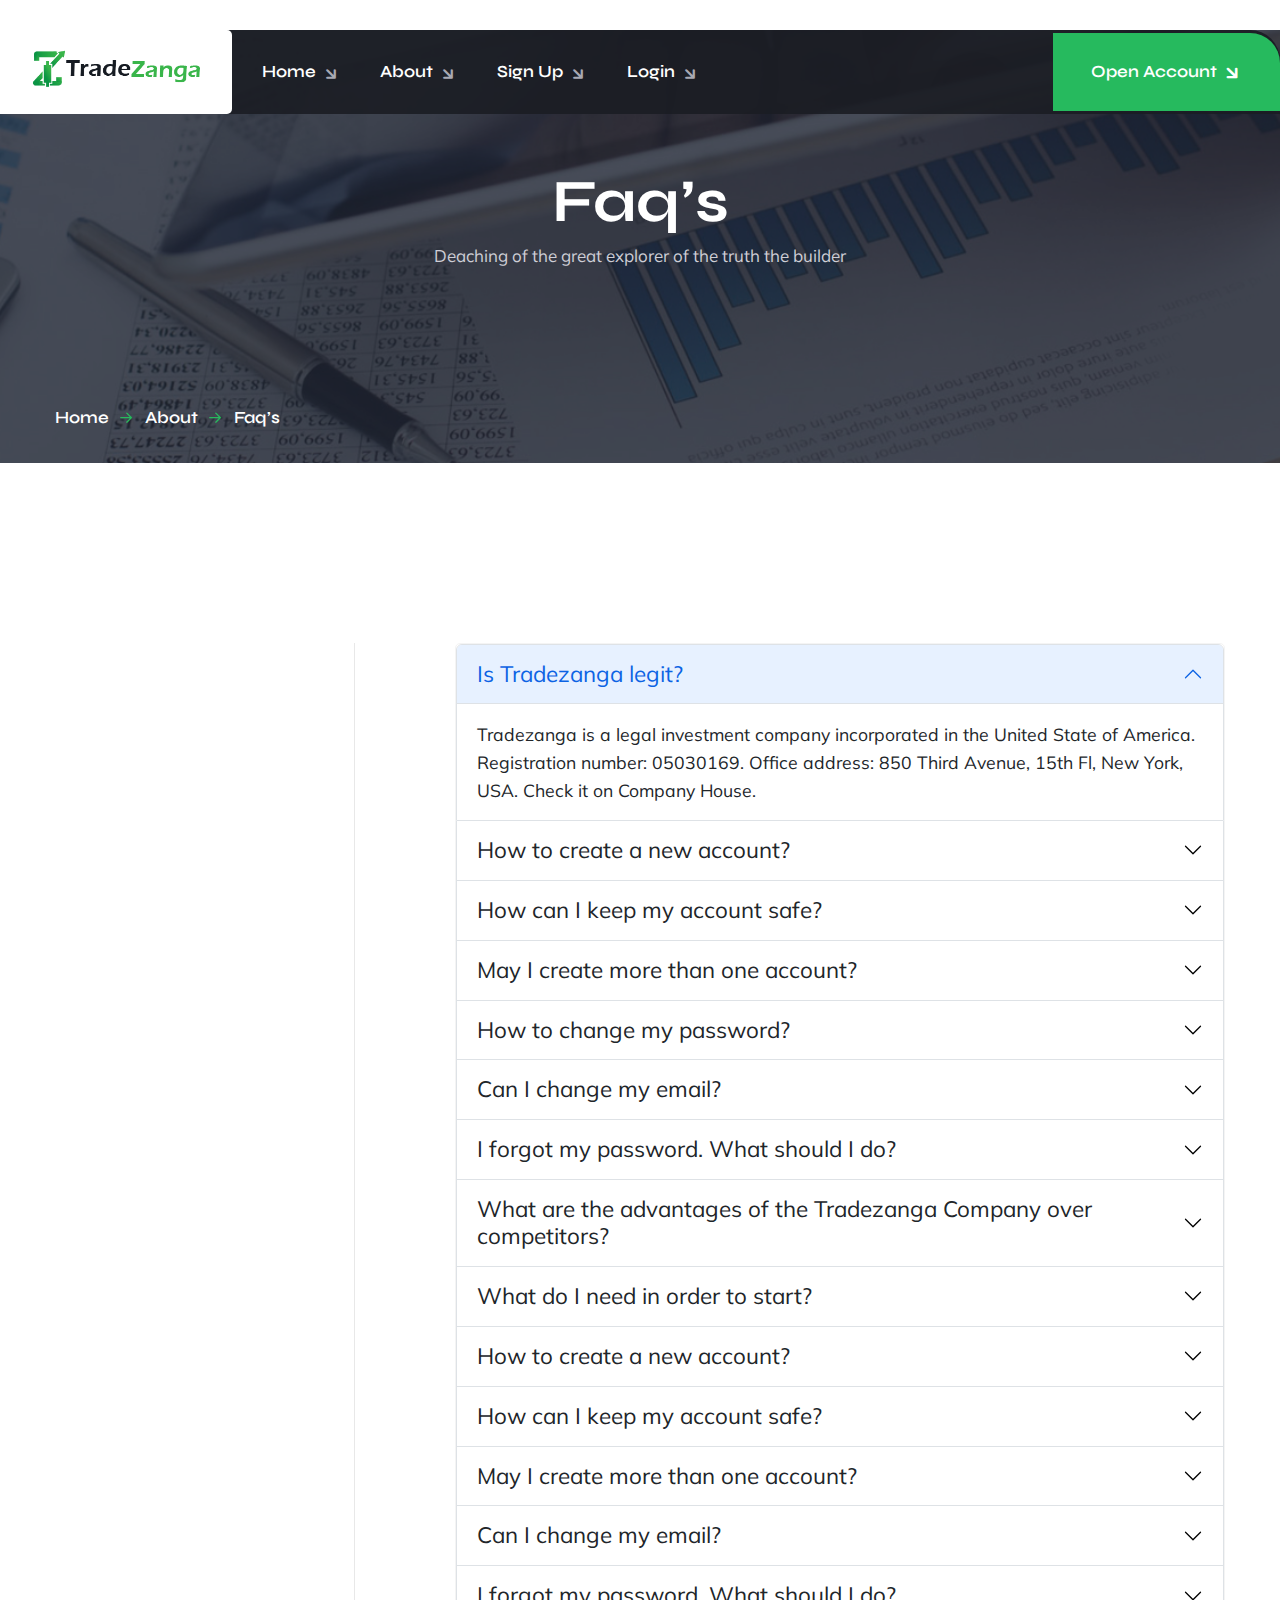
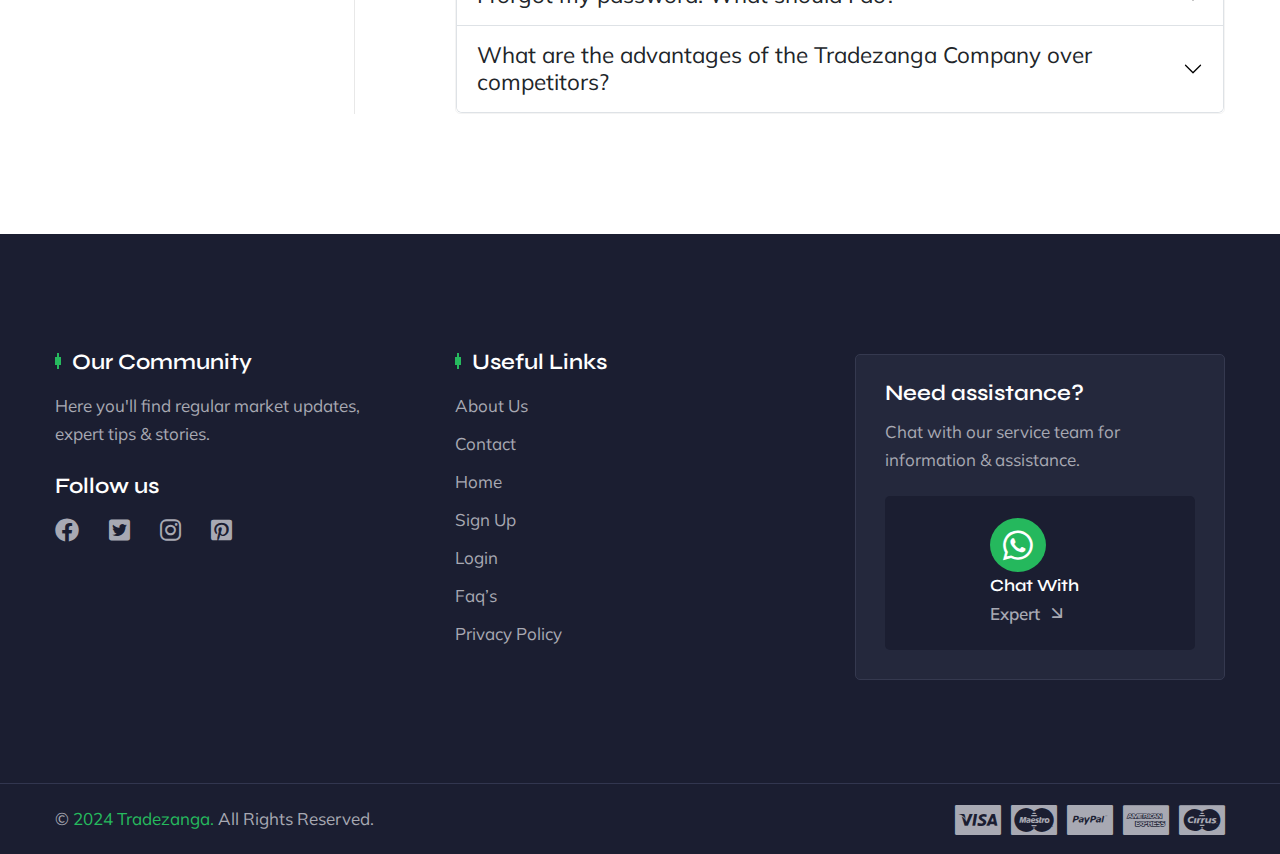
<file: faq.html>
<!DOCTYPE html>
<html lang="en">
<head>
<meta charset="utf-8">
<meta http-equiv="X-UA-Compatible" content="IE=edge">
<meta name="viewport" content="width=device-width, initial-scale=1.0, maximum-scale=1.0, user-scalable=0">

<meta property="og:title" content="Tradezanga">
    <meta property="og:description" content="Welcome to Tradezanga, your premier destination for comprehensive investment solutions. With our cutting-edge market analysis tools, and dedicated customer support, we embark on your journey to financial success.">
    <meta property="og:image" content="https://i.ibb.co/nszPzPP/tradezanga-description.png"> 
    <meta property="og:url" content="https://www.tradezanga.com">
    <meta property="og:type" content="website">  

    <meta name="keywords" content="Tradezanga, investment solutions, market analysis tools, customer support, informed decisions, financial goals, seamless trading experience, educational resources, personalized assistance, traders empowerment, comprehensive investment, premier destination, cutting-edge tools, seasoned investor, financial success, trading journey, dedicated support, empowering traders, in-depth analysis, beginner-friendly platform">
    <meta name="robots" content="index, follow">
    <meta http-equiv="Content-Type" content="text/html; charset=utf-8">
    <meta name="language" content="English">
    <meta name="revisit-after" content="1 days">

<title>FAQ</title>

<!-- Fav Icon -->
<link rel="icon" href="images/favicon.ico" type="image/x-icon">

<!-- Google Fonts -->
<link href="https://fonts.googleapis.com/css2?family=Syne:wght@400;500;600;700;800&display=swap" rel="stylesheet">
<link href="https://fonts.googleapis.com/css2?family=Mulish:ital,wght@0,300;0,400;0,500;0,600;0,700;0,800;0,900;0,1000;1,300;1,400;1,500;1,600;1,700;1,800;1,900;1,1000&display=swap" rel="stylesheet">

<!-- Stylesheets -->
<link href="css/font-awesome-all.css" rel="stylesheet">
<link href="css/flaticon.css" rel="stylesheet">
<link href="css/owl.css" rel="stylesheet">
<link href="css/bootstrap.css" rel="stylesheet">
<link href="css/jquery.fancybox.min.css" rel="stylesheet">
<link href="css/animate.css" rel="stylesheet">
<link href="css/nice-select.css" rel="stylesheet">
<link href="css/jquery-ui.css" rel="stylesheet">
<link href="css/style.css" rel="stylesheet">
<link href="css/responsive.css" rel="stylesheet">
<link href="css/custom.css" rel="stylesheet">

</head>


<!-- page wrapper -->
<body>

    <div class="boxed_wrapper">


 


        <!--Search Popup-->
        <div id="search-popup" class="search-popup">
            <div class="popup-inner">
                <div class="upper-box clearfix">
                    <figure class="logo-box pull-left"><a href="index.html"><img src="images/logo-3.png" alt=""></a></figure>
                    <div class="close-search pull-right"><i class="fa-solid fa-xmark"></i></div>
                </div>
                <div class="overlay-layer"></div>
                <div class="auto-container">
                    <div class="search-form">
                        <form method="post" action="index.html">
                            <div class="form-group">
                                <fieldset>
                                    <input type="search" class="form-control" name="search-input" value="" placeholder="Type your keyword and hit" required >
                                    <button type="submit"><i class="flaticon-loupe"></i></button>
                                </fieldset>
                            </div>
                        </form>
                    </div>
                </div>
            </div>
        </div>


        <!-- main header -->
        <header class="main-header header-style-two">
            <!-- header-top -->
            <div class="header-top">
                <!-- <div class="outer-container"> -->
                    <!-- <div class="left-column"> -->
                        <!-- <div class="language-box">
                            <div class="icon-box"><img src="images/icons/icon-29.png" alt=""></div>
                            <div class="select-box">
                                <select class="wide">
                                   <option data-display="English">English</option>
                                   <option value="1">Chinese</option>
                                   <option value="2">Hindi</option>
                                   <option value="3">Spanish</option>
                                   <option value="4">Turky</option>
                                </select>
                            </div>
                            
                        </div> -->
                        
                        <script src="https://widgets.coingecko.com/coingecko-coin-price-marquee-widget.js"></script>
                        <coingecko-coin-price-marquee-widget  coin-ids="bitcoin,ethereum,eos,ripple,litecoin" currency="usd" background-color="#ffffff" locale="en"></coingecko-coin-price-marquee-widget>
                    <!-- </div> -->
                    
                <!-- </div> -->
            </div>
            <!-- header-lower -->
            <div class="header-lower">
                <div class="outer-container">
                    <div class="outer-box">
                        <div class="menu-area">
                            <div class="logo-box">
                                <figure class="logo"><a href="index.html"><img src="images/logo-3.png" alt=""></a></figure>
                            </div>
                            <!--Mobile Navigation Toggler-->
                            <div class="mobile-nav-toggler">
                                <i class="icon-bar"></i>
                                <i class="icon-bar"></i>
                                <i class="icon-bar"></i>
                            </div>
                            <nav class="main-menu navbar-expand-md navbar-light">
                                <div class="collapse navbar-collapse show clearfix" id="navbarSupportedContent">
                                    <ul class="navigation clearfix">
                                        <li class=""><a href="index.html">Home</a></li>
                                       
                                        <li class="dropdown"><a href="about.html">About</a>
                                            <ul>
                                                </li>
                                                <li><a href="about.html">About</a></li>
                                                <li><a href="contact.html">Contact</a></li>
                                                <li class="current"><a href="faq.html">Faq’s</a></li>
                                            </ul>
                                        </li>  
                                        <li class=""><a href="signup.html">Sign Up</a></li>
                                        <li class=""><a href="login.html">Login</a></li>
                                    </ul>
                                </div>
                            </nav>
                        </div>
                        <div class="menu-right-content">
                            <div class="search-box-outer search-toggler"><!-- <i class="flaticon-search"></i> --></div>
                            <div class="clients-box">
                                <div class="icon-box"><img src="images/icons/icon-31.png" alt=""></div>
                                <a href="index.html">Client Portal<i class="flaticon-right-down"></i></a>
                            </div>
                            <div class="btn-box"><a href="signup.html" class="theme-btn btn-one"><span>Open Account</span></a></div>
                        </div>
                    </div>
                </div>
            </div>
            
                            <!-- TradingView Widget BEGIN -->
            <div class="tradingview-widget-container" style="margin-top: 30px; translate: 0px 30px;">
            <div class="tradingview-widget-container__widget"></div>
            <!-- <div class="tradingview-widget-copyright"><a href="https://www.tradingview.com" rel="noopener" target="_blank"><span class="blue-text">Ticker Tape</span></a> by TradingView</div> -->
            <script type="text/javascript" src="https://s3.tradingview.com/external-embedding/embed-widget-ticker-tape.js" async>
            {
            "symbols": [
                {
                "title": "EUR/USD",
                "proName": "FX_IDC:EURUSD"
                },
                {
                "title": "BTC/USD",
                "proName": "BITSTAMP:BTCUSD"
                },
                {
                "title": "ETH/USD",
                "proName": "BITSTAMP:ETHUSD"
                },
                {
                "description": "USD/JPY",
                "proName": "FX:USDJPY"
                },
                {
                "description": "USDCAD",
                "proName": "OANDA:USDCAD"
                },
                {
                "description": "USDCHF",
                "proName": "OANDA:USDCHF"
                },
                {
                "description": "BTCUSD",
                "proName": "COINBASE:BTCUSD"
                },
                {
                "description": "EURJPY",
                "proName": "OANDA:EURJPY"
                },
                {
                "description": "EURGBP",
                "proName": "OANDA:EURGBP"
                },
                {
                "description": "EURAUD",
                "proName": "OANDA:EURAUD"
                },
                {
                "description": "EURCAD",
                "proName": "OANDA:EURCAD"
                },
                {
                "description": "GBPUSD",
                "proName": "MOEX:GBPUSD_SPT"
                },
                {
                "description": "CHFJPY",
                "proName": "FX:CHFJPY"
                },
                {
                "description": "EURCHF",
                "proName": "FOREXCOM:EURCHF"
                },
                {
                "description": "EURGBP",
                "proName": "FX:EURGBP"
                },
                {
                "description": "EURZAR",
                "proName": "FOREXCOM:EURZAR"
                },
                {
                "description": "USDZAR",
                "proName": "FX:USDZAR"
                },
                {
                "description": "GBPZAR",
                "proName": "FX_IDC:GBPZAR"
                },
                {
                "description": "USDINR",
                "proName": "FX_IDC:USDINR"
                },
                {
                "description": "EURINR",
                "proName": "FX_IDC:EURINR"
                },
                {
                "description": "GBPINR",
                "proName": "FX_IDC:GBPINR"
                }
            ],
            "colorTheme": "dark",
            "isTransparent": false,
            "displayMode": "adaptive",
            "locale": "en"
            }
            </script>
            </div>
            <!-- TradingView Widget END -->



            <!--sticky Header-->
            <div class="sticky-header">
                <div class="outer-container">
                    <div class="outer-box">
                        <div class="menu-area">
                            <div class="logo-box">
                                <figure class="logo"><a href="index.html"><img src="images/logo-4.png" alt=""></a></figure>
                            </div>
                            <nav class="main-menu clearfix">
                                <!--Keep This Empty / Menu will come through Javascript-->
                            </nav>
                        </div>
                        <div class="menu-right-content">
                            <div class="search-box-outer search-toggler"><!-- <i class="flaticon-search"></i> --></div>
                            <div class="clients-box">
                                <div class="icon-box"><img src="images/icons/icon-31.png" alt=""></div>
                                <a href="index.html">Client Portal<i class="flaticon-right-down"></i></a>
                            </div>
                            <div class="btn-box"><a href="signup.html" class="theme-btn btn-one"><span>Open Account</span></a></div>
                        </div>
                    </div>
                </div>
            </div>
        </header>
        <!-- main-header end -->

        <!-- Mobile Menu  -->
        <div class="mobile-menu">
            <div class="menu-backdrop"></div>
            <div class="close-btn"><i class="fas fa-times"></i></div>
            
            <nav class="menu-box">
                <div class="nav-logo"><a href="index.html"><img src="images/logo-4.png" alt="" title=""></a></div>
                <div class="menu-outer"><!--Here Menu Will Come Automatically Via Javascript / Same Menu as in Header--></div>
                <div class="contact-info">
                    <h4>Contact Info</h4>
                    <ul>
                        <li>850 Third Avenue, 15th Fl, New York, USA</li>
                        <li><a href="https://wa.link/95znpz"> +1(646)535-1541</a></li>
                        <li><a href="mailto:tradingzanga@gmail.com">tradingzanga@gmail.com</a></li>
                    </ul>
                </div>
                <!-- <div class="social-links">
                    <ul class="clearfix">
                        <li><a href="index.html"><span class="fab fa-twitter"></span></a></li>
                        <li><a href="index.html"><span class="fab fa-facebook-square"></span></a></li>
                        <li><a href="index.html"><span class="fab fa-pinterest-p"></span></a></li>
                        <li><a href="index.html"><span class="fab fa-instagram"></span></a></li>
                        <li><a href="index.html"><span class="fab fa-youtube"></span></a></li>
                    </ul>
                </div> -->
            </nav>
        </div>
        <!-- End Mobile Menu -->


        <!-- page-title -->
        <section class="page-title centred">
            <div class="bg-layer" style="background-image: url(img/investors_page_bg.jpg);"></div>
            <div class="line-box">
                <div class="line-1"></div>
                <div class="line-2"></div>
            </div>
            <div class="auto-container">
                <div class="content-box">
                    <h1>Faq’s</h1>
                    <p>Deaching of the great explorer of the truth the builder</p>
                    <ul class="bread-crumb clearfix">
                        <li><a href="index.html">Home</a></li>
                        <li>About</li>
                        <li>Faq’s</li>
                    </ul>
                </div>
            </div>
        </section>
        <!-- page-title end -->


        <!-- faq-page-section -->
        <section class="faq-page-section">
            <div class="auto-container">
                <div class="search-form">
                    <!-- <form method="post" action="faq.html">
                        <div class="form-group">
                            <input type="search" name="search-field" placeholder="Enter your keyword..." required>
                            <button type="submit"><i class="flaticon-loupe"></i></button>
                        </div>
                    </form> -->
                </div>

                


                <div class="row clearfix">
                    <div class="col-lg-4 col-md-12 col-sm-12 sidebar-side">
                        <div class="faq-sidebar">
                            <!-- <ul class="category-list clearfix">
                                <li><h5><a href="faq.html">Account</a></h5></li>
                                <li><h5><a href="faq.html">Company</a></h5></li>
                                <li><h5><a href="faq.html">Education</a></h5></li>
                                <li><h5><a href="faq.html">Forex</a></h5></li>
                                <li><h5><a href="faq.html">Trading</a></h5></li>
                                <li><h5><a href="faq.html">Withdrawals</a></h5></li>
                            </ul> -->
                        </div>
                    </div>
                    <div class="col-lg-8 col-md-12 col-sm-12 content-side">
                        <ul class="accordion-box">


                            <div class="accordion" id="accordionExample">
                                <div class="accordion-item">
                                  <h2 class="accordion-header" id="headingOne">
                                    <button class="accordion-button" type="button" data-bs-toggle="collapse" data-bs-target="#collapseOne" aria-expanded="true" aria-controls="collapseOne">
                                      Is Tradezanga legit?
                                    </button>
                                  </h2>
                                  <div id="collapseOne" class="accordion-collapse collapse show" aria-labelledby="headingOne" data-bs-parent="#accordionExample">
                                    <div class="accordion-body">
                                      Tradezanga is a legal investment company incorporated in the United State of America. Registration number: 05030169. Office address: 850 Third Avenue, 15th Fl, New York, USA. Check it on Company House.
                                    </div>
                                  </div>
                                </div>
                                <div class="accordion-item">
                                  <h2 class="accordion-header" id="headingTwo">
                                    <button class="accordion-button collapsed" type="button" data-bs-toggle="collapse" data-bs-target="#collapseTwo" aria-expanded="false" aria-controls="collapseTwo">
                                      How to create a new account?
                                    </button>
                                  </h2>
                                  <div id="collapseTwo" class="accordion-collapse collapse" aria-labelledby="headingTwo" data-bs-parent="#accordionExample">
                                    <div class="accordion-body">
                                      It’s not difficult at all. Click on the following button, fill in the registration form. <a href="signup.html" class="btn btn-primary">Click Here to create a new account</a>.
                                    </div>
                                  </div>
                                </div>
                                <div class="accordion-item">
                                  <h2 class="accordion-header" id="headingThree">
                                    <button class="accordion-button collapsed" type="button" data-bs-toggle="collapse" data-bs-target="#collapseThree" aria-expanded="false" aria-controls="collapseThree">
                                      How can I keep my account safe?
                                    </button>
                                  </h2>
                                  <div id="collapseThree" class="accordion-collapse collapse" aria-labelledby="headingThree" data-bs-parent="#accordionExample">
                                    <div class="accordion-body">
                                      We take all security measures to protect your account and keep it safe from third parties intrusion.
                                    </div>
                                  </div>
                                </div>
                                <div class="accordion-item">
                                  <h2 class="accordion-header" id="headingFour">
                                    <button class="accordion-button collapsed" type="button" data-bs-toggle="collapse" data-bs-target="#collapseFour" aria-expanded="false" aria-controls="collapseFour">
                                      May I create more than one account?
                                    </button>
                                  </h2>
                                  <div id="collapseFour" class="accordion-collapse collapse" aria-labelledby="headingFour" data-bs-parent="#accordionExample">
                                    <div class="accordion-body">
                                      No. you are allowed to create only one account. For special situations please contact our Customer Support.
                                    </div>
                                  </div>
                                </div>
                                <div class="accordion-item">
                                  <h2 class="accordion-header" id="headingFive">
                                    <button class="accordion-button collapsed" type="button" data-bs-toggle="collapse" data-bs-target="#collapseFive" aria-expanded="false" aria-controls="collapseFive">
                                      How to change my password?
                                    </button>
                                  </h2>
                                  <div id="collapseFive" class="accordion-collapse collapse" aria-labelledby="headingFive" data-bs-parent="#accordionExample">
                                    <div class="accordion-body">
                                      Go to <a href="https://dashboard.tradezanga.com/forgotpass.html">forgot pasword page,</a>
                                      enter your email address and click on "Send reset link"
                                    </div>
                                  </div>
                                </div>
                                <div class="accordion-item">
                                  <h2 class="accordion-header" id="headingSix">
                                    <button class="accordion-button collapsed" type="button" data-bs-toggle="collapse" data-bs-target="#collapseSix" aria-expanded="false" aria-controls="collapseSix">
                                      Can I change my email?
                                    </button>
                                  </h2>
                                  <div id="collapseSix" class="accordion-collapse collapse" aria-labelledby="headingSix" data-bs-parent="#accordionExample">
                                    <div class="accordion-body">
                                      No. You cannot change your email.
                                    </div>
                                  </div>
                                </div>
                                <div class="accordion-item">
                                  <h2 class="accordion-header" id="headingSeven">
                                    <button class="accordion-button collapsed" type="button" data-bs-toggle="collapse" data-bs-target="#collapseSeven" aria-expanded="false" aria-controls="collapseSeven">
                                      I forgot my password. What should I do?
                                    </button>
                                  </h2>
                                  <div id="collapseSeven" class="accordion-collapse collapse" aria-labelledby="headingSeven" data-bs-parent="#accordionExample">
                                    <div class="accordion-body">
                                      Go to <a href="https://dashboard.tradezanga.com/forgotpass.html">forgot pasword page,</a>
                                      enter your email address and click on "Send reset link"
                                    </div>
                                  </div>
                                </div>
                                <div class="accordion-item">
                                  <h2 class="accordion-header" id="headingEight">
                                    <button class="accordion-button collapsed" type="button" data-bs-toggle="collapse" data-bs-target="#collapseEight" aria-expanded="false" aria-controls="collapseEight">
                                      What are the advantages of the Tradezanga Company over competitors?
                                    </button>
                                  </h2>
                                  <div id="collapseEight" class="accordion-collapse collapse" aria-labelledby="headingEight" data-bs-parent="#accordionExample">
                                    <div class="accordion-body">
                                      Our goal is not to conduct the tough competition, but to receive a stable profit on the crypto-currency and forex market using our own strategy. We have developed special investment packages with optimum service plans and affiliate program for passive income for investors.
                                    </div>
                                  </div>
                                </div>
                                <div class="accordion-item">
                                  <h2 class="accordion-header" id="headingNine">
                                    <button class="accordion-button collapsed" type="button" data-bs-toggle="collapse" data-bs-target="#collapseNine" aria-expanded="false" aria-controls="collapseNine">
                                      What do I need in order to start?
                                    </button>
                                  </h2>
                                  <div id="collapseNine" class="accordion-collapse collapse" aria-labelledby="headingNine" data-bs-parent="#accordionExample">
                                    <div class="accordion-body">
                                      First, you should register on our website. The registration procedure is simple and will take just a few minutes. Fill all required fields in the registration form, log in to your account, choose an investment plan, and deposit. After that, you'll become an official investor of the Tradezanga Company and will receive a profit according to the service plan chosen.
                                    </div>
                                  </div>
                                </div>
                              
                                <div class="accordion-item">
                                  <h2 class="accordion-header" id="headingEleven">
                                    <button class="accordion-button collapsed" type="button" data-bs-toggle="collapse" data-bs-target="#collapseEleven" aria-expanded="false" aria-controls="collapseEleven">
                                      How to create a new account?
                                    </button>
                                  </h2>
                                  <div id="collapseEleven" class="accordion-collapse collapse" aria-labelledby="headingEleven" data-bs-parent="#accordionExample">
                                    <div class="accordion-body">
                                      It’s not difficult at all. Click on the following button, fill in the registration form. <a href="signup.html" class="btn btn-primary">Click Here to create a new account</a>.
                                    </div>
                                  </div>
                                </div>
                                <div class="accordion-item">
                                  <h2 class="accordion-header" id="headingTwelve">
                                    <button class="accordion-button collapsed" type="button" data-bs-toggle="collapse" data-bs-target="#collapseTwelve" aria-expanded="false" aria-controls="collapseTwelve">
                                      How can I keep my account safe?
                                    </button>
                                  </h2>
                                  <div id="collapseTwelve" class="accordion-collapse collapse" aria-labelledby="headingTwelve" data-bs-parent="#accordionExample">
                                    <div class="accordion-body">
                                      We take all security measures to protect your account and keep it safe from third parties intrusion.
                                    </div>
                                  </div>
                                </div>
                                <div class="accordion-item">
                                  <h2 class="accordion-header" id="headingThirteen">
                                    <button class="accordion-button collapsed" type="button" data-bs-toggle="collapse" data-bs-target="#collapseThirteen" aria-expanded="false" aria-controls="collapseThirteen">
                                      May I create more than one account?
                                    </button>
                                  </h2>
                                  <div id="collapseThirteen" class="accordion-collapse collapse" aria-labelledby="headingThirteen" data-bs-parent="#accordionExample">
                                    <div class="accordion-body">
                                      No. you are allowed to create only one account. For special situations please contact our Customer Support.
                                    </div>
                                  </div>
                                </div>
                               
                                <div class="accordion-item">
                                  <h2 class="accordion-header" id="headingFifteen">
                                    <button class="accordion-button collapsed" type="button" data-bs-toggle="collapse" data-bs-target="#collapseFifteen" aria-expanded="false" aria-controls="collapseFifteen">
                                      Can I change my email?
                                    </button>
                                  </h2>
                                  <div id="collapseFifteen" class="accordion-collapse collapse" aria-labelledby="headingFifteen" data-bs-parent="#accordionExample">
                                    <div class="accordion-body">
                                      No. You cannot change your email.
                                    </div>
                                  </div>
                                </div>
                                <div class="accordion-item">
                                  <h2 class="accordion-header" id="headingSixteen">
                                    <button class="accordion-button collapsed" type="button" data-bs-toggle="collapse" data-bs-target="#collapseSixteen" aria-expanded="false" aria-controls="collapseSixteen">
                                      I forgot my password. What should I do?
                                    </button>
                                  </h2>
                                  <div id="collapseSixteen" class="accordion-collapse collapse" aria-labelledby="headingSixteen" data-bs-parent="#accordionExample">
                                    <div class="accordion-body">
                                      Go to Forgot password section, enter your registration e-mail address and follow the instructions.
                                    </div>
                                  </div>
                                </div>
                                <div class="accordion-item">
                                  <h2 class="accordion-header" id="headingSeventeen">
                                    <button class="accordion-button collapsed" type="button" data-bs-toggle="collapse" data-bs-target="#collapseSeventeen" aria-expanded="false" aria-controls="collapseSeventeen">
                                      What are the advantages of the Tradezanga Company over competitors?
                                    </button>
                                  </h2>
                                  <div id="collapseSeventeen" class="accordion-collapse collapse" aria-labelledby="headingSeventeen" data-bs-parent="#accordionExample">
                                    <div class="accordion-body">
                                      Our goal is not to conduct the tough competition, but to receive a stable profit on the crypto-currency and forex market using our own strategy. We have developed special investment packages for passive income for investors.
                                    </div>
                                  </div>
                                </div>
                                
                              
                              </div>



                            <!-- <li class="accordion block active-block">
                                <div class="acc-btn active">
                                    <div class="icon-box"><i class="flaticon-plus"></i></div>
                                    <span>01</span>
                                    <h4>How can I start trading Forex?</h4>
                                    <p>Molestiae consequatur, vel illum qui dolorem eum fugiat quo voluptas...</p>
                                </div>
                                <div class="acc-content current">
                                    <div class="text">
                                        <p>Molestiae consequatur, vel illum qui dolorem eum fugiat quo voluptas Temporibus autem quibusdam et aut officiis debitis.</p>
                                    </div>
                                </div>
                            </li>
                            <li class="accordion block">
                                <div class="acc-btn">
                                    <div class="icon-box"><i class="flaticon-plus"></i></div>
                                    <span>02</span>
                                    <h4>How much money do I need to start?</h4>
                                    <p>Voluptas sit aspernatur aut odit aut fugit, sed quia consequuntur...</p>
                                </div>
                                <div class="acc-content">
                                    <div class="text">
                                        <p>Voluptas sit aspernatur aut odit aut fugit, sed quia consequuntur commodo Nunc tempor amet massa diam mauris Risus sodales interdum.</p>
                                    </div>
                                </div>
                            </li>
                            <li class="accordion block">
                                <div class="acc-btn">
                                    <div class="icon-box"><i class="flaticon-plus"></i></div>
                                    <span>03</span>
                                    <h4>What is margin?</h4>
                                    <p>Laboriosam, nisi ut aliquid ex ea commodi consequatur? Quis autem...</p>
                                </div>
                                <div class="acc-content">
                                    <div class="text">
                                        <p>Laboriosam, nisi ut aliquid ex ea commodi consequatur? Quis autem mattis commodo Nunc tempor amet massa diam mauris Risus sodales interdum.</p>
                                    </div>
                                </div>
                            </li>
                            <li class="accordion block">
                                <div class="acc-btn">
                                    <div class="icon-box"><i class="flaticon-plus"></i></div>
                                    <span>04</span>
                                    <h4>Can I lose more than I invest in Forex?</h4>
                                    <p>Optio cumque nihil impedit quo minus id quod maxime placeat facere...</p>
                                </div>
                                <div class="acc-content">
                                    <div class="text">
                                        <p>Optio cumque nihil impedit quo minus id quod maxime placeat facere commodo Nunc tempor amet massa diam mauris Risus sodales interdum.</p>
                                    </div>
                                </div>
                            </li> -->
                        </ul>
                    </div>
                </div>
            </div>
        </section>
        <!-- faq-page-section end -->


        <!-- New FAQ -->

        <!-- <div class="accordion" id="accordionExample">
            <div class="accordion-item">
              <h2 class="accordion-header" id="headingOne">
                <button class="accordion-button" type="button" data-bs-toggle="collapse" data-bs-target="#collapseOne" aria-expanded="true" aria-controls="collapseOne">
                  Accordion Item #1
                </button>
              </h2>
              <div id="collapseOne" class="accordion-collapse collapse show" aria-labelledby="headingOne" data-bs-parent="#accordionExample">
                <div class="accordion-body">
                  <strong>This is the first item's accordion body.</strong> It is shown by default, until the collapse plugin adds the appropriate classes that we use to style each element. These classes control the overall appearance, as well as the showing and hiding via CSS transitions. You can modify any of this with custom CSS or overriding our default variables. It's also worth noting that just about any HTML can go within the <code>.accordion-body</code>, though the transition does limit overflow.
                </div>
              </div>
            </div>
            <div class="accordion-item">
              <h2 class="accordion-header" id="headingTwo">
                <button class="accordion-button collapsed" type="button" data-bs-toggle="collapse" data-bs-target="#collapseTwo" aria-expanded="false" aria-controls="collapseTwo">
                  Accordion Item #2
                </button>
              </h2>
              <div id="collapseTwo" class="accordion-collapse collapse" aria-labelledby="headingTwo" data-bs-parent="#accordionExample">
                <div class="accordion-body">
                  <strong>This is the second item's accordion body.</strong> It is hidden by default, until the collapse plugin adds the appropriate classes that we use to style each element. These classes control the overall appearance, as well as the showing and hiding via CSS transitions. You can modify any of this with custom CSS or overriding our default variables. It's also worth noting that just about any HTML can go within the <code>.accordion-body</code>, though the transition does limit overflow.
                </div>
              </div>
            </div>
            <div class="accordion-item">
              <h2 class="accordion-header" id="headingThree">
                <button class="accordion-button collapsed" type="button" data-bs-toggle="collapse" data-bs-target="#collapseThree" aria-expanded="false" aria-controls="collapseThree">
                  Accordion Item #3
                </button>
              </h2>
              <div id="collapseThree" class="accordion-collapse collapse" aria-labelledby="headingThree" data-bs-parent="#accordionExample">
                <div class="accordion-body">
                  <strong>This is the third item's accordion body.</strong> It is hidden by default, until the collapse plugin adds the appropriate classes that we use to style each element. These classes control the overall appearance, as well as the showing and hiding via CSS transitions. You can modify any of this with custom CSS or overriding our default variables. It's also worth noting that just about any HTML can go within the <code>.accordion-body</code>, though the transition does limit overflow.
                </div>
              </div>
            </div>
          </div> -->






        <!-- End New FAQ -->


       <!-- main-footer -->
       <footer class="main-footer">
        <div class="widget-section">
            <div class="auto-container">
                <div class="row clearfix">
                    <div class="col-lg-4 col-md-6 col-sm-12 footer-column">
                        <div class="footer-widget contact-widget">
                            <div class="widget-title">
                                <h3>Our Community</h3>
                            </div>
                            <div class="widget-content">
                                <p>Here you'll find regular market updates, expert tips & stories.</p>
                                <!-- <form action="contact.html" method="post">
                                    <div class="form-group">
                                        <input type="email" name="email" placeholder="Email address..." required>
                                        <button type="submit"><img src="images/icons/icon-27.png" alt=""></button>
                                    </div>
                                </form> -->
                                <h3>Follow us</h3>
                                <ul class="social-links clearfix">
                                    <li><a ><i class="fa-brands fa-facebook"></i></a></li>
                                    <li><a ><i class="fa-brands fa-square-twitter"></i></a></li>
                                    <li><a ><i class="fa-brands fa-instagram"></i></a></li>
                                    <li><a ><i class="fa-brands fa-square-pinterest"></i></a></li>
                                </ul>
                            </div>
                        </div>
                    </div>
                    <div class="col-lg-4 col-md-6 col-sm-12 footer-column">
                        <div class="footer-widget links-widget">
                            <div class="widget-title">
                                <h3>Useful Links</h3>
                            </div>
                            <div class="widget-content">
                                <div class="row clearfix">
                                    <div class="col-lg-6 col-md-6 col-sm-12 links-column">
                                        <ul class="links-list clearfix">
                                            <li><a href="about.html">About Us</a></li>
                                            <li><a href="contact.html">Contact</a></li>
                                            <li><a href="index.html">Home</a></li>
                                            <li><a href="signup.html">Sign Up</a></li>
                                            <li><a href="login.html">Login</a></li>
                                            <li><a href="faq.html">Faq’s</a></li>
                                            <li><a href="policy.html">Privacy Policy</a></li>
                                        </ul>
                                    </div>
                                    <!-- <div class="col-lg-6 col-md-6 col-sm-12 links-column">
                                        <ul class="links-list clearfix">
                                            <li><a href="index.html">Education</a></li>
                                            <li><a href="index.html">Trading Tools</a></li>
                                            <li><a href="index.html">Pricing List</a></li>
                                            <li><a href="index.html">Accout Types</a></li>
                                            <li><a href="index.html">Legal Notice</a></li>
                                            <li><a href="index.html">Privacy Policy</a></li>
                                        </ul>
                                    </div> -->
                                </div>
                            </div>
                        </div>
                    </div>
                    <div class="col-lg-4 col-md-6 col-sm-12 footer-column">
                        <div class="footer-widget assistance-widget">
                            <div class="widget-content">
                                <h3>Need assistance?</h3>
                                <p>Chat with our service team for information & assistance.</p>
                                <div class="assistance-box">
                                    <li><a href="https://wa.link/95znpz"><i class="fa-brands fa-whatsapp" style="font-size: 2em; background-color: #25b85d;padding: 10px 13px; color: #ffffff; border-radius: 50%;"></i></a></li>
                                    
                                    <h5>Chat With</h5>
                                    <div class="link-box"><a href="https://wa.link/95znpz"><span>Expert</span></a></div>
                                </div>
                            </div>
                        </div>
                    </div>
                </div>
            </div>
        </div>
        <div class="footer-bottom">
            <div class="auto-container">
                <div class="bottom-inner">
                    <div class="copyright">
                        <p>&copy; <span>2024 <a href="index.html">Tradezanga</a>.</span> All Rights Reserved.</p>
                    </div>
                    <ul class="footer-card clearfix">
                        <li><a ><i class="flaticon-symbols"></i></a></li>
                        <li><a ><i class="flaticon-tool"></i></a></li>
                        <li><a ><i class="flaticon-money"></i></a></li>
                        <li><a ><i class="flaticon-symbol"></i></a></li>
                        <li><a ><i class="flaticon-symbols-1"></i></a></li>
                    </ul>
                </div>
            </div>
        </div>
    </footer>
    <!-- main-footer end -->
        


        <!-- scroll to top -->
        <button class="scroll-top scroll-to-target" data-target="html">
            <i class="flaticon-up-arrow"></i>
        </button>
        
    </div>


    <!-- jequery plugins -->
    <script src="js/jquery.js"></script>
    <script src="js/popper.min.js"></script>
    <script src="js/bootstrap.min.js"></script>
    <script src="js/owl.js"></script>
    <script src="js/wow.js"></script>
    <script src="js/validation.js"></script>
    <script src="js/jquery.fancybox.js"></script>
    <script src="js/appear.js"></script>
    <script src="js/scrollbar.js"></script>
    <script src="js/isotope.js"></script>
    <script src="js/jquery.nice-select.min.js"></script>
    <script src="js/language.js"></script>
    <script src="js/jquery-ui.js"></script>

    <!-- main-js -->
    <script src="js/script.js"></script>

</body><!-- End of .page_wrapper -->
</html>
</file>
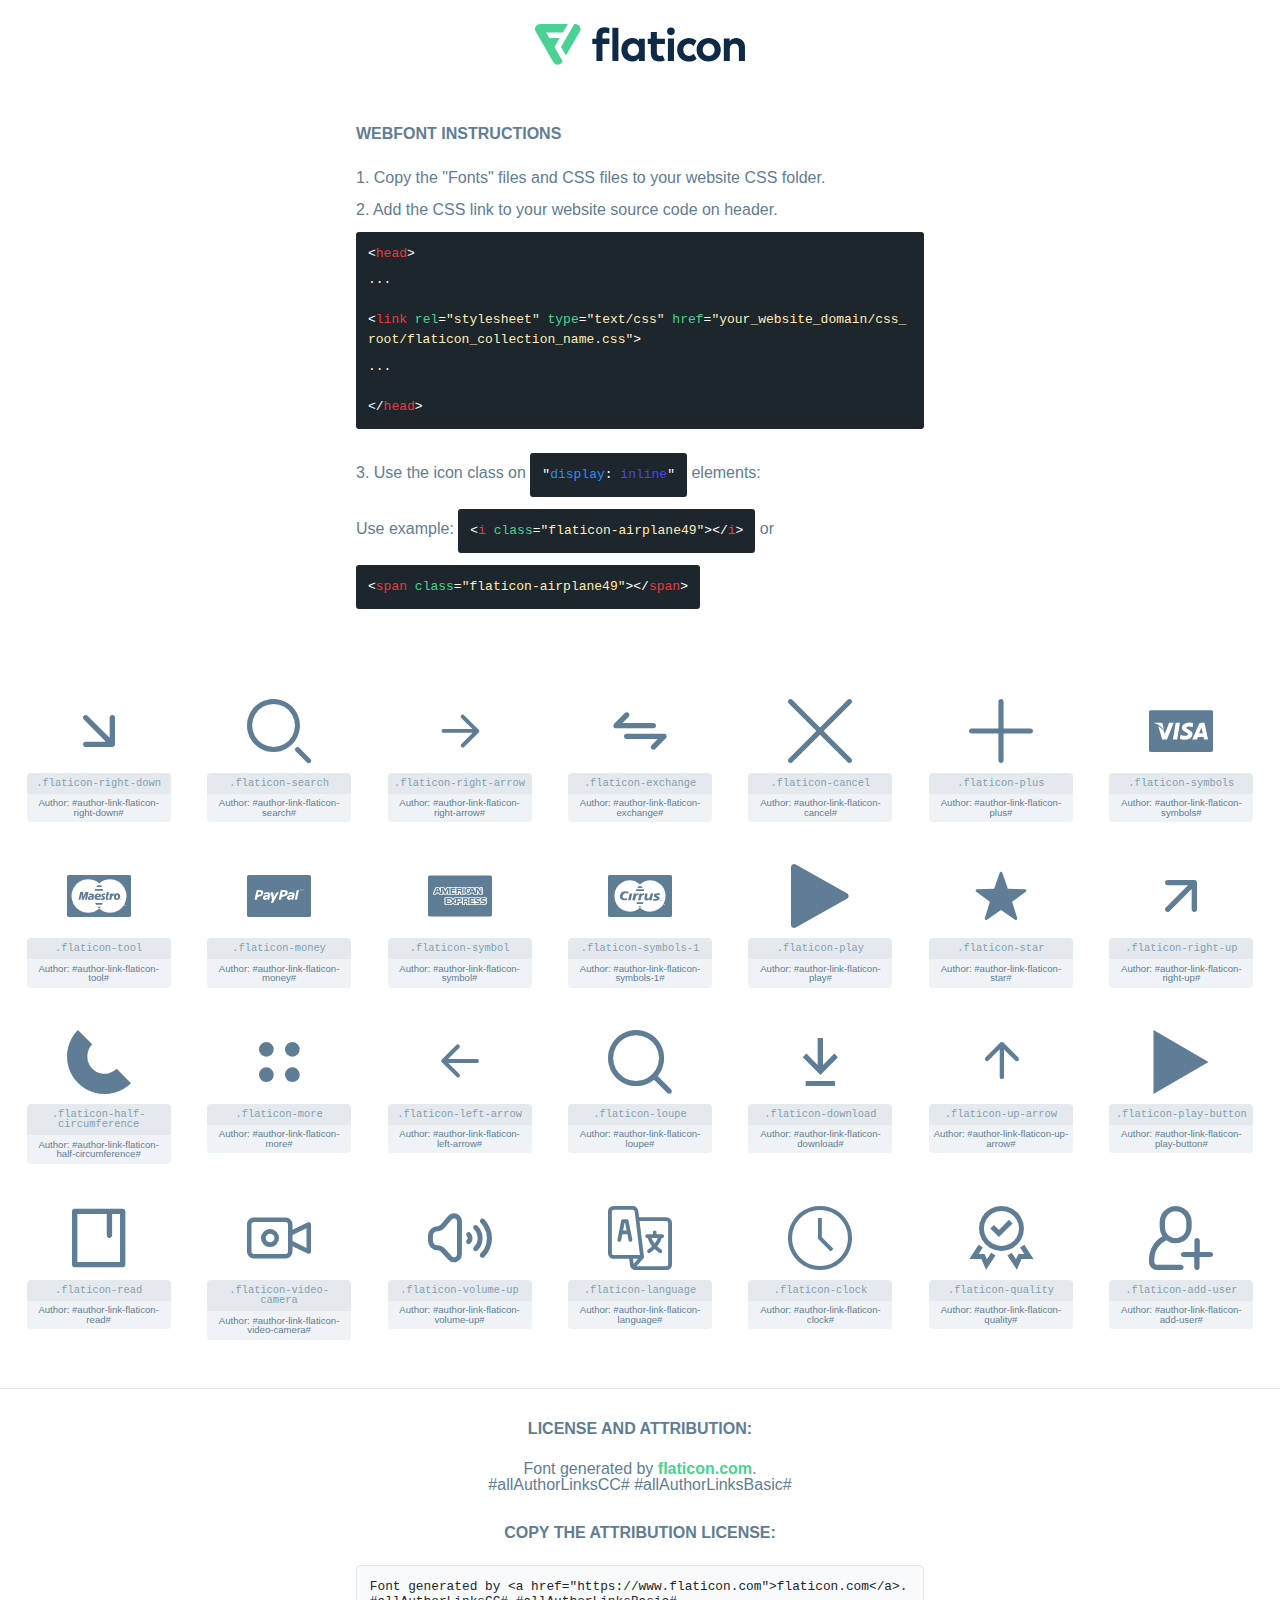
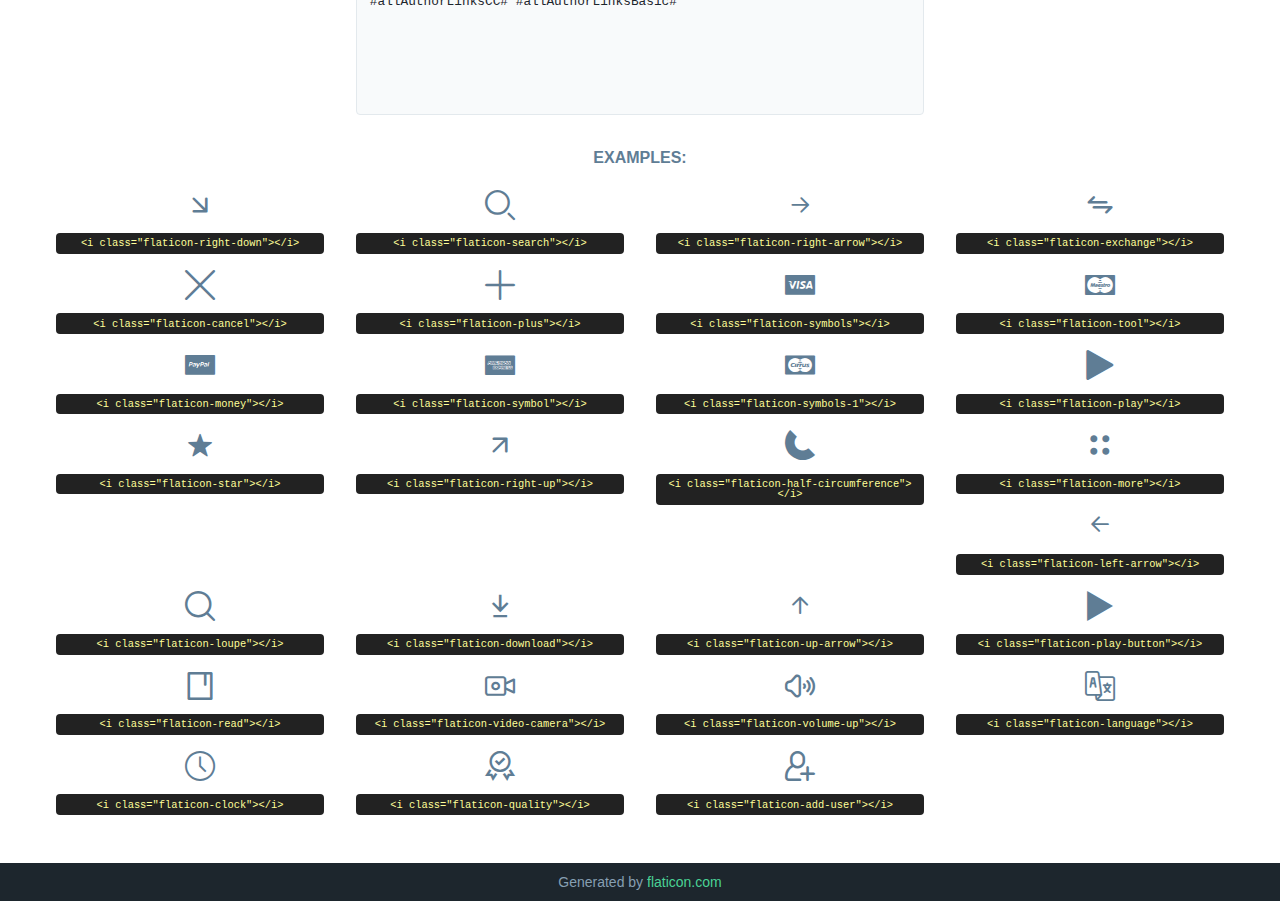
<file: fonts/flaticon.html>
<!DOCTYPE html>
<html lang="en">
<head>
    <title>Flaticon Webfont</title>
    <link rel="stylesheet" type="text/css" href="flaticon.css"/>
    <meta charset="UTF-8">
    <style>
        html, body, div, span, applet, object, iframe,
        h1, h2, h3, h4, h5, h6, p, blockquote, pre,
        a, abbr, acronym, address, big, cite, code,
        del, dfn, em, img, ins, kbd, q, s, samp,
        small, strike, strong, sub, sup, tt, var,
        b, u, i, center,
        dl, dt, dd, ol, ul, li,
        fieldset, form, label, legend,
        table, caption, tbody, tfoot, thead, tr, th, td,
        article, aside, canvas, details, embed,
        figure, figcaption, footer, header, hgroup,
        menu, nav, output, ruby, section, summary,
        time, mark, audio, video {
            margin: 0;
            padding: 0;
            border: 0;
            font-size: 100%;
            font: inherit;
            vertical-align: baseline;
        }

        /* HTML5 display-role reset for older browsers */
        article, aside, details, figcaption, figure,
        footer, header, hgroup, menu, nav, section {
            display: block;
        }

        body {
            line-height: 1;
        }

        ol, ul {
            list-style: none;
        }

        blockquote, q {
            quotes: none;
        }

        blockquote:before, blockquote:after,
        q:before, q:after {
            content: '';
            content: none;
        }

        table {
            border-collapse: collapse;
            border-spacing: 0;
        }

        body {
            font-family: Helvetica, Arial, sans-serif;
            font-size: 16px;
            color: #5f7d95;
        }

        a {
            color: #4AD295;
            font-weight: bold;
            text-decoration: none;
        }

        * {
            -moz-box-sizing: border-box;
            -webkit-box-sizing: border-box;
            box-sizing: border-box;
            margin: 0;
            padding: 0;
        }

        [class^="flaticon-"]:before, [class*=" flaticon-"]:before, [class^="flaticon-"]:after, [class*=" flaticon-"]:after {
            font-family: Flaticon;
            font-size: 30px;
            font-style: normal;
            margin-left: 20px;
            color: #333;
        }

        .wrapper {
            max-width: 600px;
            margin: auto;
            padding: 0 1em;
        }

        .title {
            margin-bottom: 24px;
            text-transform: uppercase;
            font-weight: bold;
        }

        header {
            text-align: center;
            padding: 24px;
        }

        header .logo {
            width: 210px;
            height: auto;
            border: none;
            display: inline-block;
        }

        header strong {
            font-size: 28px;
            font-weight: 500;
            vertical-align: middle;
        }

        .demo {
            margin: 2em auto;
            line-height: 1.25em;
        }

        .demo ul li {
            margin-bottom: 12px;
        }

        .demo ul li code {
            background-color: #1D262D;
            border-radius: 3px;
            padding: 12px;
            display: inline-block;
            color: #fff;
            font-family: Consolas, Monaco, Lucida Console, Liberation Mono, DejaVu Sans Mono, Bitstream Vera Sans Mono, Courier New, monospace;
            font-weight: lighter;
            margin-top: 12px;
            font-size: 13px;
            word-break: break-all;
        }

        .demo ul li code .red {
            color: #EC3A3B;
        }

        .demo ul li code .green {
            color: #4AD295;
        }

        .demo ul li code .yellow {
            color: #FFEEB6;
        }

        .demo ul li code .blue {
            color: #2C8CF4;
        }

        .demo ul li code .purple {
            color: #4949E7;
        }

        .demo ul li code .dots {
            margin-top: 0.5em;
            display: block;
        }

        #glyphs {
            border-bottom: 1px solid #E3E9ED;
            padding: 2em 0;
            text-align: center;
        }

        .glyph {
            display: inline-block;
            width: 9em;
            margin: 1em;
            text-align: center;
            vertical-align: top;
            background: #FFF;
        }

        .glyph .flaticon {
            padding: 10px;
            display: block;
            font-family: "Flaticon";
            font-size: 64px;
            line-height: 1;
        }

        .glyph .flaticon:before {
            font-size: 64px;
            color: #5f7d95;
            margin-left: 0;
        }

        .class-name {
            font-size: 0.65em;
            background-color: #E3E9ED;
            color: #869FB2;
            border-radius: 4px 4px 0 0;
            padding: 0.5em;
            font-family: Consolas, Monaco, Lucida Console, Liberation Mono, DejaVu Sans Mono, Bitstream Vera Sans Mono, Courier New, monospace;
        }

        .author-name {
            font-size: 0.6em;
            background-color: #EFF3F6;
            border-top: 0;
            border-radius: 0 0 4px 4px;
            padding: 0.5em;
        }

        .author-name a {
            color: #1D262D;
        }

        .class-name:last-child {
            font-size: 10px;
            color: #888;
        }

        .class-name:last-child a {
            font-size: 10px;
            color: #555;
        }

        .glyph > input {
            display: block;
            width: 100px;
            margin: 5px auto;
            text-align: center;
            font-size: 12px;
            cursor: text;
        }

        .glyph > input.icon-input {
            font-family: "Flaticon";
            font-size: 16px;
            margin-bottom: 10px;
        }

        .attribution .title {
            margin-top: 2em;
        }

        .attribution textarea {
            background-color: #F8FAFB;
            color: #1D262D;
            padding: 1em;
            border: none;
            box-shadow: none;
            border: 1px solid #E3E9ED;
            border-radius: 4px;
            resize: none;
            width: 100%;
            height: 150px;
            font-size: 0.8em;
            font-family: Consolas, Monaco, Lucida Console, Liberation Mono, DejaVu Sans Mono, Bitstream Vera Sans Mono, Courier New, monospace;
            -webkit-appearance: none;
        }

        .attribution textarea:hover {
            border-color: #CFD9E0;
        }

        .attribution textarea:focus {
            border-color: #4AD295;
        }

        .iconsuse {
            margin: 2em auto;
            text-align: center;
            max-width: 1200px;
        }

        .iconsuse:after {
            content: '';
            display: table;
            clear: both;
        }

        .iconsuse .image {
            float: left;
            width: 25%;
            padding: 0 1em;
        }

        .iconsuse .image p {
            margin-bottom: 1em;
        }

        .iconsuse .image span {
            display: block;
            font-size: 0.65em;
            background-color: #222;
            color: #fff;
            border-radius: 4px;
            padding: 0.5em;
            color: #FFFF99;
            margin-top: 1em;
            font-family: Consolas, Monaco, Lucida Console, Liberation Mono, DejaVu Sans Mono, Bitstream Vera Sans Mono, Courier New, monospace;
        }

        .flaticon:before {
            color: #5f7d95;
        }

        #footer {
            text-align: center;
            background-color: #1D262D;
            color: #869FB2;
            padding: 12px;
            font-size: 14px;
        }

        #footer a {
            font-weight: normal;
        }

        @media (max-width: 960px) {
            .iconsuse .image {
                width: 50%;
            }
        }

        .preview {
            width: 100px;
            display: inline-block;
            margin: 10px;
        }

        .preview .inner {
            display: inline-block;
            width: 100%;
            text-align: center;
            background: #f5f5f5;
            -webkit-border-radius: 3px 3px 0 0;
            -moz-border-radius: 3px 3px 0 0;
            border-radius: 3px 3px 0 0;
        }

        .preview .inner  {
            line-height: 85px;
            font-size: 40px;
            color: #333;
        }

        .label {
            display: inline-block;
            width: 100%;
            box-sizing: border-box;
            padding: 5px;
            font-size: 10px;
            font-family: Monaco, monospace;
            color: #666;
            white-space: nowrap;
            overflow: hidden;
            text-overflow: ellipsis;
            background: #ddd;
            -webkit-border-radius: 0 0 3px 3px;
            -moz-border-radius: 0 0 3px 3px;
            border-radius: 0 0 3px 3px;
            color: #666;
        }
    </style>
</head>
<body>
    <header>
        <a href="https://www.flaticon.com/" target="_blank" class="logo">
            <svg xmlns="http://www.w3.org/2000/svg" viewBox="0 0 394.3 76.5">
                <path d="M156.6,69.4H145.3V7.1h11.3Z" style="fill:#0e2a47"/>
                <path d="M206.2,69.4h-11V64.8a15.4,15.4,0,0,1-12.6,5.7c-11.6,0-20.3-9.5-20.3-22.1s8.8-22.1,20.3-22.1a15.4,15.4,0,0,1,12.6,5.8V27.5h11Zm-32.4-21c0,6.4,4.2,11.6,10.8,11.6s10.8-4.9,10.8-11.6-4.4-11.6-10.8-11.6S173.9,42,173.9,48.4Z"
                      style="fill:#0e2a47"/>
                <path d="M262.5,13.7a7.2,7.2,0,0,1-14.4,0,7.2,7.2,0,1,1,14.4,0ZM261,69.4H249.6v-42H261Z"
                      style="fill:#0e2a47"/>
                <path id="_Trazado_" data-name="&lt;Trazado&gt;"
                      d="M139.6,17.8a16.6,16.6,0,0,0-8-1.4c-3.2.4-4.9,2-4.9,5.9v5.1h13V37.5h-13v32H115.4v-32h-7.8v-10h7.8V22.2c0-9.9,5.2-16.3,15-16.3a23.4,23.4,0,0,1,9.3,1.8Z"
                      style="fill:#0e2a47"/>
                <path d="M235.1,60c-3.5,0-6.3-1.9-6.3-7.1V37.5H244v-10H228.8V15H217.5V27.5h-5.7v10h5.7V53.7c0,10.9,5.3,16.8,15.7,16.8A22.9,22.9,0,0,0,244,68l-4.3-9.1A12.3,12.3,0,0,1,235.1,60Z"
                      style="fill:#0e2a47"/>
                <path d="M348.9,48.4c0,12.6-9.7,22.1-22.7,22.1s-22.7-9.4-22.7-22.1,9.6-22.1,22.7-22.1S348.9,35.8,348.9,48.4Zm-33.9,0c0,6.8,4.8,11.6,11.1,11.6s11.2-4.8,11.2-11.6-4.8-11.6-11.2-11.6S315.1,41.6,315.1,48.4Z"
                      style="fill:#0e2a47"/>
                <path d="M394.3,42.7V69.4H382.9V46.3c0-6.1-3-9.4-8.2-9.4s-8.9,3.2-8.9,9.5v23H354.6v-42h11v4.9c3-4.5,7.6-6.1,12.3-6.1C387.5,26.3,394.3,33,394.3,42.7Z"
                      style="fill:#0e2a47"/>
                <path d="M298,55.7h0a12.4,12.4,0,0,1-8.2,4.2h-.9l-1.8-.2a10,10,0,0,1-7.4-5.6,13.2,13.2,0,0,1-1.2-5.8,13,13,0,0,1,1.3-5.9,10.1,10.1,0,0,1,7.5-5.5h2.4a11.7,11.7,0,0,1,8.3,4.2l5.5-9.6a19.9,19.9,0,0,0-8.1-4.3,23.4,23.4,0,0,0-6.1-.8,25.2,25.2,0,0,0-7.5,1.1,20.9,20.9,0,0,0-8,4.6,21.9,21.9,0,0,0-6.8,16.4,21.9,21.9,0,0,0,6.7,16.3,20.9,20.9,0,0,0,8,4.6,25.2,25.2,0,0,0,7.7,1.2,23.6,23.6,0,0,0,6.2-.8,20,20,0,0,0,8.1-4.4Z"
                      style="fill:#0e2a47"/>
                <path d="M46.3,26.5H26.9L20.8,16H52.4L61.6,0H9.4A9.3,9.3,0,0,0,1.3,4.7a9.3,9.3,0,0,0,0,9.4L34.6,71.8a9.4,9.4,0,0,0,16.2,0l1.1-1.9L36.6,43.3Z"
                      style="fill:#4ad295"/>
                <path d="M84.2,4.7A9.3,9.3,0,0,0,76.1,0H73.8l-25,43.3,9.2,16L84.2,14A9.3,9.3,0,0,0,84.2,4.7Z"
                      style="fill:#4ad295"/>
            </svg>
        </a>
    </header>
    <section class="demo wrapper">

        <p class="title">Webfont Instructions</p>

        <ul>
            <li>
                <span class="num">1. </span>Copy the "Fonts" files and CSS files to your website CSS folder.
            </li>
            <li>
                <span class="num">2. </span>Add the CSS link to your website source code on header.
                <code class="big">
                    &lt;<span class="red">head</span>&gt;
                    <br/><span class="dots">...</span>
                    <br/>&lt;<span class="red">link</span> <span class="green">rel</span>=<span
                        class="yellow">"stylesheet"</span> <span class="green">type</span>=<span
                        class="yellow">"text/css"</span> <span class="green">href</span>=<span class="yellow">"your_website_domain/css_root/flaticon_collection_name.css"</span>&gt;
                    <br/><span class="dots">...</span>
                    <br/>&lt;/<span class="red">head</span>&gt;
                </code>
            </li>

            <li>
                <p>
                    <span class="num">3. </span>Use the icon class on <code>"<span class="blue">display</span>:<span
                        class="purple"> inline</span>"</code> elements:
                    <br/>
                    Use example: <code>&lt;<span class="red">i</span> <span class="green">class</span>=<span class="yellow">&quot;flaticon-airplane49&quot;</span>&gt;&lt;/<span
                        class="red">i</span>&gt;</code> or <code>&lt;<span class="red">span</span> <span
                        class="green">class</span>=<span class="yellow">&quot;flaticon-airplane49&quot;</span>&gt;&lt;/<span
                        class="red">span</span>&gt;</code>
            </li>
        </ul>

    </section>
    <section id="glyphs">
            <div class="glyph">
                <i class="flaticon flaticon-right-down"></i>
                <div class="class-name">.flaticon-right-down</div>
                <div class="author-name">Author: #author-link-flaticon-right-down# </div>
            </div>

            <div class="glyph">
                <i class="flaticon flaticon-search"></i>
                <div class="class-name">.flaticon-search</div>
                <div class="author-name">Author: #author-link-flaticon-search# </div>
            </div>

            <div class="glyph">
                <i class="flaticon flaticon-right-arrow"></i>
                <div class="class-name">.flaticon-right-arrow</div>
                <div class="author-name">Author: #author-link-flaticon-right-arrow# </div>
            </div>

            <div class="glyph">
                <i class="flaticon flaticon-exchange"></i>
                <div class="class-name">.flaticon-exchange</div>
                <div class="author-name">Author: #author-link-flaticon-exchange# </div>
            </div>

            <div class="glyph">
                <i class="flaticon flaticon-cancel"></i>
                <div class="class-name">.flaticon-cancel</div>
                <div class="author-name">Author: #author-link-flaticon-cancel# </div>
            </div>

            <div class="glyph">
                <i class="flaticon flaticon-plus"></i>
                <div class="class-name">.flaticon-plus</div>
                <div class="author-name">Author: #author-link-flaticon-plus# </div>
            </div>

            <div class="glyph">
                <i class="flaticon flaticon-symbols"></i>
                <div class="class-name">.flaticon-symbols</div>
                <div class="author-name">Author: #author-link-flaticon-symbols# </div>
            </div>

            <div class="glyph">
                <i class="flaticon flaticon-tool"></i>
                <div class="class-name">.flaticon-tool</div>
                <div class="author-name">Author: #author-link-flaticon-tool# </div>
            </div>

            <div class="glyph">
                <i class="flaticon flaticon-money"></i>
                <div class="class-name">.flaticon-money</div>
                <div class="author-name">Author: #author-link-flaticon-money# </div>
            </div>

            <div class="glyph">
                <i class="flaticon flaticon-symbol"></i>
                <div class="class-name">.flaticon-symbol</div>
                <div class="author-name">Author: #author-link-flaticon-symbol# </div>
            </div>

            <div class="glyph">
                <i class="flaticon flaticon-symbols-1"></i>
                <div class="class-name">.flaticon-symbols-1</div>
                <div class="author-name">Author: #author-link-flaticon-symbols-1# </div>
            </div>

            <div class="glyph">
                <i class="flaticon flaticon-play"></i>
                <div class="class-name">.flaticon-play</div>
                <div class="author-name">Author: #author-link-flaticon-play# </div>
            </div>

            <div class="glyph">
                <i class="flaticon flaticon-star"></i>
                <div class="class-name">.flaticon-star</div>
                <div class="author-name">Author: #author-link-flaticon-star# </div>
            </div>

            <div class="glyph">
                <i class="flaticon flaticon-right-up"></i>
                <div class="class-name">.flaticon-right-up</div>
                <div class="author-name">Author: #author-link-flaticon-right-up# </div>
            </div>

            <div class="glyph">
                <i class="flaticon flaticon-half-circumference"></i>
                <div class="class-name">.flaticon-half-circumference</div>
                <div class="author-name">Author: #author-link-flaticon-half-circumference# </div>
            </div>

            <div class="glyph">
                <i class="flaticon flaticon-more"></i>
                <div class="class-name">.flaticon-more</div>
                <div class="author-name">Author: #author-link-flaticon-more# </div>
            </div>

            <div class="glyph">
                <i class="flaticon flaticon-left-arrow"></i>
                <div class="class-name">.flaticon-left-arrow</div>
                <div class="author-name">Author: #author-link-flaticon-left-arrow# </div>
            </div>

            <div class="glyph">
                <i class="flaticon flaticon-loupe"></i>
                <div class="class-name">.flaticon-loupe</div>
                <div class="author-name">Author: #author-link-flaticon-loupe# </div>
            </div>

            <div class="glyph">
                <i class="flaticon flaticon-download"></i>
                <div class="class-name">.flaticon-download</div>
                <div class="author-name">Author: #author-link-flaticon-download# </div>
            </div>

            <div class="glyph">
                <i class="flaticon flaticon-up-arrow"></i>
                <div class="class-name">.flaticon-up-arrow</div>
                <div class="author-name">Author: #author-link-flaticon-up-arrow# </div>
            </div>

            <div class="glyph">
                <i class="flaticon flaticon-play-button"></i>
                <div class="class-name">.flaticon-play-button</div>
                <div class="author-name">Author: #author-link-flaticon-play-button# </div>
            </div>

            <div class="glyph">
                <i class="flaticon flaticon-read"></i>
                <div class="class-name">.flaticon-read</div>
                <div class="author-name">Author: #author-link-flaticon-read# </div>
            </div>

            <div class="glyph">
                <i class="flaticon flaticon-video-camera"></i>
                <div class="class-name">.flaticon-video-camera</div>
                <div class="author-name">Author: #author-link-flaticon-video-camera# </div>
            </div>

            <div class="glyph">
                <i class="flaticon flaticon-volume-up"></i>
                <div class="class-name">.flaticon-volume-up</div>
                <div class="author-name">Author: #author-link-flaticon-volume-up# </div>
            </div>

            <div class="glyph">
                <i class="flaticon flaticon-language"></i>
                <div class="class-name">.flaticon-language</div>
                <div class="author-name">Author: #author-link-flaticon-language# </div>
            </div>

            <div class="glyph">
                <i class="flaticon flaticon-clock"></i>
                <div class="class-name">.flaticon-clock</div>
                <div class="author-name">Author: #author-link-flaticon-clock# </div>
            </div>

            <div class="glyph">
                <i class="flaticon flaticon-quality"></i>
                <div class="class-name">.flaticon-quality</div>
                <div class="author-name">Author: #author-link-flaticon-quality# </div>
            </div>

            <div class="glyph">
                <i class="flaticon flaticon-add-user"></i>
                <div class="class-name">.flaticon-add-user</div>
                <div class="author-name">Author: #author-link-flaticon-add-user# </div>
            </div>

    </section>

    <section class="attribution wrapper"   style="text-align:center;">

        <div class="title">License and attribution:</div><div class="attrDiv">Font generated by <a href="https://www.flaticon.com">flaticon.com</a>. <div>#allAuthorLinksCC# #allAuthorLinksBasic# </div>
        </div>
        <div class="title">Copy the Attribution License:</div>

        <textarea onclick="this.focus();this.select();">Font generated by &lt;a href=&quot;https://www.flaticon.com&quot;&gt;flaticon.com&lt;/a&gt;. #allAuthorLinksCC# #allAuthorLinksBasic#
        </textarea>

    </section>

    <section class="iconsuse">

        <div class="title">Examples:</div>
            <div class="image">
                <p>
                    <i class="flaticon flaticon-right-down"></i>
                    <span>&lt;i class=&quot;flaticon-right-down&quot;&gt;&lt;/i&gt;</span>
                </p>
            </div>
            <div class="image">
                <p>
                    <i class="flaticon flaticon-search"></i>
                    <span>&lt;i class=&quot;flaticon-search&quot;&gt;&lt;/i&gt;</span>
                </p>
            </div>
            <div class="image">
                <p>
                    <i class="flaticon flaticon-right-arrow"></i>
                    <span>&lt;i class=&quot;flaticon-right-arrow&quot;&gt;&lt;/i&gt;</span>
                </p>
            </div>
            <div class="image">
                <p>
                    <i class="flaticon flaticon-exchange"></i>
                    <span>&lt;i class=&quot;flaticon-exchange&quot;&gt;&lt;/i&gt;</span>
                </p>
            </div>
            <div class="image">
                <p>
                    <i class="flaticon flaticon-cancel"></i>
                    <span>&lt;i class=&quot;flaticon-cancel&quot;&gt;&lt;/i&gt;</span>
                </p>
            </div>
            <div class="image">
                <p>
                    <i class="flaticon flaticon-plus"></i>
                    <span>&lt;i class=&quot;flaticon-plus&quot;&gt;&lt;/i&gt;</span>
                </p>
            </div>
            <div class="image">
                <p>
                    <i class="flaticon flaticon-symbols"></i>
                    <span>&lt;i class=&quot;flaticon-symbols&quot;&gt;&lt;/i&gt;</span>
                </p>
            </div>
            <div class="image">
                <p>
                    <i class="flaticon flaticon-tool"></i>
                    <span>&lt;i class=&quot;flaticon-tool&quot;&gt;&lt;/i&gt;</span>
                </p>
            </div>
            <div class="image">
                <p>
                    <i class="flaticon flaticon-money"></i>
                    <span>&lt;i class=&quot;flaticon-money&quot;&gt;&lt;/i&gt;</span>
                </p>
            </div>
            <div class="image">
                <p>
                    <i class="flaticon flaticon-symbol"></i>
                    <span>&lt;i class=&quot;flaticon-symbol&quot;&gt;&lt;/i&gt;</span>
                </p>
            </div>
            <div class="image">
                <p>
                    <i class="flaticon flaticon-symbols-1"></i>
                    <span>&lt;i class=&quot;flaticon-symbols-1&quot;&gt;&lt;/i&gt;</span>
                </p>
            </div>
            <div class="image">
                <p>
                    <i class="flaticon flaticon-play"></i>
                    <span>&lt;i class=&quot;flaticon-play&quot;&gt;&lt;/i&gt;</span>
                </p>
            </div>
            <div class="image">
                <p>
                    <i class="flaticon flaticon-star"></i>
                    <span>&lt;i class=&quot;flaticon-star&quot;&gt;&lt;/i&gt;</span>
                </p>
            </div>
            <div class="image">
                <p>
                    <i class="flaticon flaticon-right-up"></i>
                    <span>&lt;i class=&quot;flaticon-right-up&quot;&gt;&lt;/i&gt;</span>
                </p>
            </div>
            <div class="image">
                <p>
                    <i class="flaticon flaticon-half-circumference"></i>
                    <span>&lt;i class=&quot;flaticon-half-circumference&quot;&gt;&lt;/i&gt;</span>
                </p>
            </div>
            <div class="image">
                <p>
                    <i class="flaticon flaticon-more"></i>
                    <span>&lt;i class=&quot;flaticon-more&quot;&gt;&lt;/i&gt;</span>
                </p>
            </div>
            <div class="image">
                <p>
                    <i class="flaticon flaticon-left-arrow"></i>
                    <span>&lt;i class=&quot;flaticon-left-arrow&quot;&gt;&lt;/i&gt;</span>
                </p>
            </div>
            <div class="image">
                <p>
                    <i class="flaticon flaticon-loupe"></i>
                    <span>&lt;i class=&quot;flaticon-loupe&quot;&gt;&lt;/i&gt;</span>
                </p>
            </div>
            <div class="image">
                <p>
                    <i class="flaticon flaticon-download"></i>
                    <span>&lt;i class=&quot;flaticon-download&quot;&gt;&lt;/i&gt;</span>
                </p>
            </div>
            <div class="image">
                <p>
                    <i class="flaticon flaticon-up-arrow"></i>
                    <span>&lt;i class=&quot;flaticon-up-arrow&quot;&gt;&lt;/i&gt;</span>
                </p>
            </div>
            <div class="image">
                <p>
                    <i class="flaticon flaticon-play-button"></i>
                    <span>&lt;i class=&quot;flaticon-play-button&quot;&gt;&lt;/i&gt;</span>
                </p>
            </div>
            <div class="image">
                <p>
                    <i class="flaticon flaticon-read"></i>
                    <span>&lt;i class=&quot;flaticon-read&quot;&gt;&lt;/i&gt;</span>
                </p>
            </div>
            <div class="image">
                <p>
                    <i class="flaticon flaticon-video-camera"></i>
                    <span>&lt;i class=&quot;flaticon-video-camera&quot;&gt;&lt;/i&gt;</span>
                </p>
            </div>
            <div class="image">
                <p>
                    <i class="flaticon flaticon-volume-up"></i>
                    <span>&lt;i class=&quot;flaticon-volume-up&quot;&gt;&lt;/i&gt;</span>
                </p>
            </div>
            <div class="image">
                <p>
                    <i class="flaticon flaticon-language"></i>
                    <span>&lt;i class=&quot;flaticon-language&quot;&gt;&lt;/i&gt;</span>
                </p>
            </div>
            <div class="image">
                <p>
                    <i class="flaticon flaticon-clock"></i>
                    <span>&lt;i class=&quot;flaticon-clock&quot;&gt;&lt;/i&gt;</span>
                </p>
            </div>
            <div class="image">
                <p>
                    <i class="flaticon flaticon-quality"></i>
                    <span>&lt;i class=&quot;flaticon-quality&quot;&gt;&lt;/i&gt;</span>
                </p>
            </div>
            <div class="image">
                <p>
                    <i class="flaticon flaticon-add-user"></i>
                    <span>&lt;i class=&quot;flaticon-add-user&quot;&gt;&lt;/i&gt;</span>
                </p>
            </div>
        </div>

    </section>

    <div id="footer">
        <div>Generated by <a href="https://www.flaticon.com">flaticon.com</a>
        </div>
    </div>

</body>
</html>
</file>
<file: css/flaticon.css>
@font-face {
    font-family: "flaticon";
    src: url("../fonts/flaticon.ttf?76e8f2df4eeff5f323d3bce29ada3caf") format("truetype"),
url("../fonts/flaticon.woff?76e8f2df4eeff5f323d3bce29ada3caf") format("woff"),
url("../fonts/flaticon.woff2?76e8f2df4eeff5f323d3bce29ada3caf") format("woff2"),
url("../fonts/flaticon.eot?76e8f2df4eeff5f323d3bce29ada3caf#iefix") format("embedded-opentype"),
url("../fonts/flaticon.svg?76e8f2df4eeff5f323d3bce29ada3caf#flaticon") format("svg");
}

i[class^="flaticon-"]:before, i[class*=" flaticon-"]:before {
    font-family: flaticon !important;
    font-style: normal;
    font-weight: normal !important;
    font-variant: normal;
    text-transform: none;
    line-height: 1;
    -webkit-font-smoothing: antialiased;
    -moz-osx-font-smoothing: grayscale;
}

.flaticon-right-down:before {
    content: "\f101";
}
.flaticon-search:before {
    content: "\f102";
}
.flaticon-right-arrow:before {
    content: "\f103";
}
.flaticon-exchange:before {
    content: "\f104";
}
.flaticon-cancel:before {
    content: "\f105";
}
.flaticon-plus:before {
    content: "\f106";
}
.flaticon-symbols:before {
    content: "\f107";
}
.flaticon-tool:before {
    content: "\f108";
}
.flaticon-money:before {
    content: "\f109";
}
.flaticon-symbol:before {
    content: "\f10a";
}
.flaticon-symbols-1:before {
    content: "\f10b";
}
.flaticon-play:before {
    content: "\f10c";
}
.flaticon-star:before {
    content: "\f10d";
}
.flaticon-right-up:before {
    content: "\f10e";
}
.flaticon-half-circumference:before {
    content: "\f10f";
}
.flaticon-more:before {
    content: "\f110";
}
.flaticon-left-arrow:before {
    content: "\f111";
}
.flaticon-loupe:before {
    content: "\f112";
}
.flaticon-download:before {
    content: "\f113";
}
.flaticon-up-arrow:before {
    content: "\f114";
}
.flaticon-play-button:before {
    content: "\f115";
}
.flaticon-read:before {
    content: "\f116";
}
.flaticon-video-camera:before {
    content: "\f117";
}
.flaticon-volume-up:before {
    content: "\f118";
}
.flaticon-language:before {
    content: "\f119";
}
.flaticon-clock:before {
    content: "\f11a";
}
.flaticon-quality:before {
    content: "\f11b";
}
.flaticon-add-user:before {
    content: "\f11c";
}
</file>
<file: css/nice-select.css>
.nice-select {
  -webkit-tap-highlight-color: transparent;
  background-color: #fff;
  border-radius: 5px;
  border: solid 1px #e8e8e8;
  box-sizing: border-box;
  clear: both;
  cursor: pointer;
  display: block;
  float: left;
  font-family: inherit;
  font-size: 14px;
  font-weight: normal;
  height: 42px;
  line-height: 40px;
  outline: none;
  padding-left: 18px;
  padding-right: 30px;
  position: relative;
  text-align: left !important;
  -webkit-transition: all 0.2s ease-in-out;
  transition: all 0.2s ease-in-out;
  -webkit-user-select: none;
     -moz-user-select: none;
      -ms-user-select: none;
          user-select: none;
  white-space: nowrap;
  width: auto; }
  .nice-select:hover {
    border-color: #dbdbdb; }
  .nice-select:active, .nice-select.open, .nice-select:focus {
    border-color: #999; }
  .nice-select:after {
    border-bottom: 2px solid #999;
    border-right: 2px solid #999;
    content: '';
    display: block;
    height: 5px;
    margin-top: -4px;
    pointer-events: none;
    position: absolute;
    right: 12px;
    top: 50%;
    -webkit-transform-origin: 66% 66%;
        -ms-transform-origin: 66% 66%;
            transform-origin: 66% 66%;
    -webkit-transform: rotate(45deg);
        -ms-transform: rotate(45deg);
            transform: rotate(45deg);
    -webkit-transition: all 0.15s ease-in-out;
    transition: all 0.15s ease-in-out;
    width: 5px; }
  .nice-select.open:after {
    -webkit-transform: rotate(-135deg);
        -ms-transform: rotate(-135deg);
            transform: rotate(-135deg); }
  .nice-select.open .list {
    opacity: 1;
    pointer-events: auto;
    -webkit-transform: scale(1) translateY(0);
        -ms-transform: scale(1) translateY(0);
            transform: scale(1) translateY(0); }
  .nice-select.disabled {
    border-color: #ededed;
    color: #999;
    pointer-events: none; }
    .nice-select.disabled:after {
      border-color: #cccccc; }
  .nice-select.wide {
    width: 100%; }
    .nice-select.wide .list {
      left: 0 !important;
      right: 0 !important; }
  .nice-select.right {
    float: right; }
    .nice-select.right .list {
      left: auto;
      right: 0; }
  .nice-select.small {
    font-size: 12px;
    height: 36px;
    line-height: 34px; }
    .nice-select.small:after {
      height: 4px;
      width: 4px; }
    .nice-select.small .option {
      line-height: 34px;
      min-height: 34px; }
  .nice-select .list {
    background-color: #fff;
    border-radius: 5px;
    box-shadow: 0 0 0 1px rgba(68, 68, 68, 0.11);
    box-sizing: border-box;
    margin-top: 4px;
    opacity: 0;
    overflow: hidden;
    padding: 0;
    pointer-events: none;
    position: absolute;
    top: 100%;
    left: 0;
    -webkit-transform-origin: 50% 0;
        -ms-transform-origin: 50% 0;
            transform-origin: 50% 0;
    -webkit-transform: scale(0.75) translateY(-21px);
        -ms-transform: scale(0.75) translateY(-21px);
            transform: scale(0.75) translateY(-21px);
    -webkit-transition: all 0.2s cubic-bezier(0.5, 0, 0, 1.25), opacity 0.15s ease-out;
    transition: all 0.2s cubic-bezier(0.5, 0, 0, 1.25), opacity 0.15s ease-out;
    z-index: 9; }
    .nice-select .list:hover .option:not(:hover) {
      background-color: transparent !important; }
  .nice-select .option {
    cursor: pointer;
    font-weight: 400;
    line-height: 40px;
    list-style: none;
    min-height: 40px;
    outline: none;
    padding-left: 18px;
    padding-right: 29px;
    text-align: left;
    -webkit-transition: all 0.2s;
    transition: all 0.2s; }
    .nice-select .option:hover, .nice-select .option.focus, .nice-select .option.selected.focus {
      background-color: #f6f6f6; }
    .nice-select .option.selected {
      font-weight: bold; }
    .nice-select .option.disabled {
      background-color: transparent;
      color: #999;
      cursor: default; }

.no-csspointerevents .nice-select .list {
  display: none; }

.no-csspointerevents .nice-select.open .list {
  display: block; }
</file>
<file: css/responsive.css>
/* Responsive Css */


@media only screen and (max-width: 1599px){

  .main-header .menu-right-content .clients-box{
    display: none;
  }

  .header-style-two .menu-right-content .search-box-outer{
    margin-right: 30px !important;
  }

  .header-style-two .menu-right-content .search-box-outer:before{
    display: none;
  }

}


@media only screen and (max-width: 1749px){

  .banner-section .social-links{
    display: none;
  }

}


@media only screen and (max-width: 1499px){

  .main-header .logo-box{
    margin-right: 30px;
  }

  .main-header .menu-right-content .clients-box{
    display: none;
  }

  .main-header .menu-right-content .search-box-outer{
    margin-right: 50px;
  }

  .main-header .menu-right-content .search-box-outer:before{
    right: -25px;
  }

  .header-style-two .header-top .outer-container{
    padding-left: 50px;
  }

  .header-style-two .header-lower .logo-box{
    margin-top: 0px;
  }

  .header-style-two .header-lower .outer-box{
    padding-left: 0px;
  }

}


@media only screen and (max-width: 1399px){



}



@media only screen and (max-width: 1200px){

  .main-menu,
  .sticky-header,
  .main-header.style-one .outer-container:before{
    display: none !important;
  }

  .menu-area .mobile-nav-toggler {
    display: block;
    padding: 10px;
  }

  .megamenu ul li:first-child{
    display: none;
  }

  .header-top .outer-container{
    display: block;
    text-align: center;
  }

  .header-top .support-box, .header-top .text{
    display: inline-block;
    margin: 0px 15px;
  }

  .header-top .right-column{
    justify-content: center;
  }

  .banner-carousel .owl-dots{
    display: none;
  }

  .working-section .working-block-one{
    width: 50%;
    margin-bottom: 30px;
  }

  .working-block-one .inner-box{
    margin: 0 auto;
  }

  .working-block-one .link{
    display: none;
  }

  .chooseus-section .sec-title{
    text-align: center;
  }

  .header-top .left-column{
    justify-content: center;
  }

  .header-style-two .menu-area .mobile-nav-toggler .icon-bar{
    background: #fff;
  }

  .banner-style-two .banner-carousel .owl-nav{
    display: none;
  }

  .funfact-section .inner-box{
    display: block;
    text-align: -webkit-center;
  }

  .funfact-block-one{
    top: 0px !important;
    margin-bottom: 30px;
  }

  .funfact-block-one:last-child{
    margin-bottom: 0px;
  }

  .funfact-section .lower-box{
    margin-top: 40px;
  }

  .pricing-block-one .inner-box .currency-box{
    padding: 12px 15px;
  }

  .testimonial-section .testimonial-block:last-child .image-box{
    display: none;
  }

  .awards-section .title-inner{
    display: block;
  }

  .awards-section .title-inner p{
    margin-top: 15px;
  }

  .awards-section .owl-nav{
    display: none;
  }

  .banner-style-three .image-layer,
  .courses-section .owl-nav{
    display: none;
  }

  .account-sidebar{
    margin-right: 0px;
  }

  .account-details .sidebar-side:before{
    display: none;
  }

  .education-sidebar{
    margin-left: 0px;
  }

  .statements-section .tabs-content .content-box{
    padding-left: 30px;
    padding-right: 30px;
  }


}



@media only screen and (min-width: 768px){
  .main-menu .navigation > li > ul,
  .main-menu .navigation > li > ul > li > ul,
  .main-menu .navigation > li > .megamenu{
    display:block !important;
    visibility:hidden;
    opacity:0;
  }
}



@media only screen and (max-width: 991px){

  .banner-carousel .slide-item:before{
    width: 100%;
  }

  .banner-carousel .slide-item .image-layer{
    display: none;
  }

  .banner-section .highlights-box .single-item{
    display: block;
  }

  .banner-section .highlights-box .single-item a{
    position: relative;
    right: 0px;
    background: transparent !important;
    padding: 0px;
  }

  .banner-section .highlights-box .single-item a:hover{
    color: var(--theme-color);
  }

  .banner-section .highlights-box .single-item h3{
    padding-right: 0px;
  }

  .banner-section .highlights-box .single-item h3:before{
    display: none;
  }

  .about-section .image-box{
    margin-right: 0px;
    margin-bottom: 30px;
  }

  .trading-block-one .inner-box{
    margin-bottom: 30px;
  }

  .trading-section{
    padding-bottom: 90px;
  }

  .clients-section .title-box{
    display: block;
    text-align: center;
  }

  .clients-section .title-box p{
    margin-top: 15px;
  }

  .clients-section .clients-box{
    display: block;
    text-align: center;
  }

  .tools-section .image-box,
  .apps-section .image-box{
    margin-right: 0px;
    margin-bottom: 30px;
  }

  .news-block-one .inner-box{
    margin-bottom: 30px;
  }

  .news-section{
    padding-bottom: 90px;
  }

  .footer-widget{
    margin: 0px 0px 30px 0px !important;
  }

  .main-footer .widget-section{
    padding-bottom: 73px;
  }

  .pricing-block-one .inner-box{
    margin-bottom: 30px;
  }

  .platform-section .content-box{
    margin-bottom: 30px;
  }

  .chooseus-style-two .image-layer{
    display: none;
  }

  .chooseus-style-two .single-item .shape{
    display: none;
  }

  .news-style-two .sec-title .link-box{
    position: relative;
    margin-top: 10px;
  }

  .news-style-two{
    padding-bottom: 90px;
  }

  .testimonial-section .testimonial-block:first-child .image-box{
    display: none;
  }

  .testimonial-section .testimonial-block:first-child{
    padding-left: 0px;
  }

  .location-section .content-box{
    margin-bottom: 30px;
  }

  .location-section .lower-box .form-column,
  .location-section .lower-box .link-column{
    margin-bottom: 30px;
  }

  .location-section{
    padding-bottom: 90px;
  }

  .footer-style-two .footer-column:before{
    display: none;
  }

  .footer-style-two .widget-section{
    padding-bottom: 81px;
  }

  .footer-bottom-two .bottom-inner{
    display: block;
    text-align: center;
  }

  .footer-bottom-two .bottom-inner .guide-box h5 a{
    position: relative;
    display: inline-block;
    padding-left: 60px;
    margin-bottom: 15px;
    text-align: left;
  }

  .footer-bottom-two .social-links li{
    float: none;
  }

  .footer-bottom-two .social-links li.scroll-to-target{
    top: 9px;
  }

  .header-top .top-inner{
    display: block;
    text-align: center;
  }

  .banner-style-three .content-box .inner-box{
    position: relative;
    width: 100%;
    left: 0px;
    top: 0px;
    transform: translateY(0px);
    margin-bottom: 30px;
  }

  .banner-style-three .upper-box{
    margin-bottom: 40px;
  }

  .feature-block-one .inner-box{
    margin-bottom: 30px;
  }

  .feature-section{
    padding-bottom: 90px;
  }

  .markets-section .owl-nav{
    display: none;
  }

  .ebook-section .image-box{
    margin-right: 0px;
    margin-bottom: 30px;
  }

  .platform-style-two .image-box{
    padding: 0px;
    margin-right: 0px;
    margin-bottom: 30px;
  }

  .news-style-three .left-content{
    margin-top: 0px;
    margin-bottom: 40px;
  }

  .footer-style-three .widget-section{
    padding-bottom: 80px;
  }

  .markets-style-two{
    padding-top: 0px;
  }

  .markets-style-two .content-box{
    margin-top: 0px;
    margin-bottom: 30px;
  }

  .chooseus-section .owl-nav{
    display: none;
  }

  .chooseus-section.market-details-page .chooseus-block-one .inner-box .shape{
    display: none;
  }

  .chooseus-section.market-details-page .chooseus-block-one .inner-box{
    background: rgba(255, 255, 255, 0.02);
    border-radius: 5px;
    padding: 50px 30px;
  }

  .chooseus-block-one .inner-box .icon-box{
    position: relative;
    left: 0px;
    bottom: 0px;
    transform: translateX(0px);
    margin-top: 15px;
  }

  .chooseus-block-one .inner-box .icon-box img{
    display: inline-block;
  }

  .video-section .video-inner{
    margin-bottom: 40px;
  }

  .apps-section .content-box .inner-box .single-item .icon-box:before{
    display: none;
  }

  .account-block-one .inner-box{
    margin-bottom: 30px;
  }

  .account-section.account-page{
    padding-bottom: 90px;
  }

  .account-details-content{
    padding-top: 0px;
  }

  .education-details-content{
    margin-bottom: 40px;
  }

  .about-style-two .image-box{
    margin-right: 0px;
    margin-bottom: 30px;
  }

  .statements-section .tabs-box{
    padding-left: 0px;
  }

  .statements-section .tabs-box .tab-btn-box{
    position: relative;
  }

  .statements-section .tab-btns li{
    display: inline-block;
    margin-right: 20px;
  }

  .statements-section .tab-btns li:last-child{
    margin-right: 0px;
    margin-bottom: 20px;
  }

  .growth-section .content-box{
    margin-right: 0px;
    margin-bottom: 30px;
  }

  .sidebar-page-container.news-style-two .blog-grid-content{
    margin-top: 40px;
  }

  .blog-list-content{
    margin-right: 0px;
    margin-bottom: 40px;
    padding-right: 0px;
  }

  .blog-list .content-side:before{
    display: none;
  }

  .blog-details-content{
    margin-right: 0px;
  }

  .blog-details .content-side:before,
  .faq-page-section .sidebar-side:before{
    display: none;
  }

  .blog-details .content-side{
    margin-bottom: 40px;
  }

  .contact-style-two .inner-content{
    margin-top: 30px;
  }

  .faq-sidebar{
    padding-right: 0px;
    margin-bottom: 30px;
  }


}


@media only screen and (max-width: 767px){

  .banner-carousel .owl-nav{
    display: none;
  }

  .main-header .menu-right-content .btn-box{
    display: none;
  }

  .main-header .menu-right-content .search-box-outer{
    margin-right: 0px;
  }

  .main-header .menu-right-content .search-box-outer:before{
    display: none;
  }

  .banner-section .highlights-box{
    width: 100%;
  }

  .banner-carousel .content-box h2{
    font-size: 50px;
    line-height: 60px;
  }

  .about-section,
  .tools-section,
  .apps-section{
    padding: 70px 0px;
  }

  .trading-block-one .inner-box .link-box{
    bottom: 75px;
  }

  .sec-title h2{
    font-size: 30px;
    line-height: 40px;
  }

  .sec-pad{
    padding: 63px 0px 70px 0px;
  }

  .trading-section,
  .news-section{
    padding-bottom: 40px;
  }

  .account-section .owl-nav{
    display: none;
  }

  .account-section{
    padding: 62px 0px 190px 0px;
  }

  .tools-section .owl-nav,
  .tools-section .content-box:before{
    display: none;
  }

  .working-section .working-block-one{
    width: 100%;
  }

  .working-section .lower-content{
    margin-top: 0px;
  }

  .chooseus-section{
    padding: 63px 0px 40px 0px;
  }

  .footer-bottom .bottom-inner{
    display: block;
    text-align: center;
  }

  .footer-bottom .footer-card li{
    float: none;
  }

  .header-style-two .header-top .outer-container{
    padding: 0px 30px;
  }

  .pricing-style-two .title-box{
    display: block;
  }

  .pricing-style-two .chat-box{
    margin-top: 15px;
  }

  .pricing-style-two .link-box.centred{
    margin-top: 0px;
  }

  .account-block-two .inner-box{
    margin-bottom: 30px;
  }

  .account-style-two,
  .news-style-two,
  .location-section{
    padding-bottom: 40px;
  }

  .testimonial-section{
    padding: 70px 0px 62px 0px;
  }

  .testimonial-section .testimonial-block .content-box{
    width: 100%;
  }

  .testimonial-section .testimonial-block:first-child .author-box{
    position: relative;
    top: 0px;
    right: 0px;
    margin-top: 30px;
  }

  .testimonial-section .testimonial-block:first-child .content-box:before,
  .clients-style-two .clients-logo-list:before{
    display: none;
  }

  .testimonial-section .testimonial-block:last-child{
    padding: 0px;
    margin: 0px;
  }

  .testimonial-section .testimonial-block:last-child .author-box{
    position: relative;
    text-align: left;
    bottom: 0px;
    margin-top: 30px;
  }

  .clients-style-two .clients-logo-list li{
    width: 50%;
  }

  .clients-style-two .clients-logo-list li .clients-box{
    border: none;
  }

  .clients-style-two,
  .pricing-style-three{
    padding: 62px 0px;
  }

  .awards-section{
    padding: 62px 0px 70px 0px;
  }

  .awards-section .owl-dots{
    display: none;
  }

  .banner-style-three .upper-box h2{
    font-size: 40px;
    line-height: 50px;
  }

  .feature-section{
    padding-bottom: 40px;
  }

  .markets-section{
    text-align: center;
  }

  .ebook-section,
  .benefits-section{
    padding: 70px 0px;
  }

  .platform-style-two .upper-box{
    margin-bottom: 40px;
  }

  .benefits-section .owl-nav{
    display: none;
  }

  .news-style-three{
    padding: 62px 0px 30px 0px;
  }

  .news-style-three .news-block-one .inner-box{
    padding-left: 0px;
  }

  .news-style-three .news-block-one .inner-box .image-box{
    position: relative;
  }

  .news-style-three .news-block-one .inner-box .lower-content{
    top: 0px;
    padding-top: 25px !important;
  }

  .contact-section .form-group textarea{
    margin-top: 20px;
  }

  .page-title{
    padding-top: 90px;
  }

  .page-title h1{
    font-size: 50px;
    line-height: 60px;
  }

  .page-title p{
    margin-bottom: 60px;
  }

  .markets-page-section{
    padding: 70px 0px 18px 0px;
  }

  .markets-style-two .inner-container{
    padding: 62px 0px 70px 0px;
  }

  .video-section,
  .about-style-two{
    padding: 70px 0px;
  }

  .account-section.account-page{
    padding-bottom: 40px;
  }

  .account-details .sidebar-side{
    padding-top: 63px;
  }

  .account-details-content .content-one .image-box{
    margin-bottom: 0px;
    margin-bottom: 25px;
  }

  .account-details-content{
    padding-bottom: 32px;
  }

  .courses-section .owl-dots{
    display: none;
  }

  .courses-section{
    padding: 62px 0px;
  }

  .education-details-content .tabs-box .tab-btns li h5{
    font-size: 15px;
    line-height: 24px;
  }

  .statements-section{
    padding-top: 0px;
    padding-bottom: 70px;
  }

  .statements-section .tabs-content .inner-box{
    padding-right: 0px;
  }

  .statements-section .tabs-content .inner-box .image-box{
    position: relative;
    margin-top: 30px;
  }

  .team-section .owl-nav{
    display: none;
  }

  .team-section{
    padding: 62px 0px;
    text-align: center;
  }

  .growth-section{
    padding: 60px 0px 110px 0px;
  }

  .history-section .inner-container{
    padding: 0px;
  }

  .history-section .inner-container .line-box{
    display: none;
  }

  .history-section{
    padding: 70px 0px 40px 0px;
  }

  .history-section .content-box,
  .history-section .image-box{
    margin-left: 0px !important;
    margin-right: 0px !important;
    margin-bottom: 30px;
  }

  .history-section .inner-box .content-box h2:before,
  .history-section .inner-box .content-box h2:after{
    display: none;
  }

  .history-section .inner-box{
    margin-bottom: 0px;
  }

  .history-section .content-box h2{
    margin-bottom: 10px;
  }

  .team-page-section .team-block-one .inner-box{
    margin-bottom: 30px;
  }

  .team-page-section{
    padding: 70px 0px 32px 0px;
  }

  .blog-grid{
    padding: 70px 0px;
  }

  .sidebar-page-container{
    padding-top: 70px;
  }

  .news-block-one .inner-box .lower-content .author-box .share-box{
    position: relative;
    bottom: 0px;
    margin-top: 15px;
  }

  .sidebar-page-container{
    padding-bottom: 70px;
  }

  .blog-grid{
    padding: 70px 0px;
  }

  .sidebar-page-container.news-style-two{
    padding-bottom: 30px;
  }

  .blog-details .related-post{
    margin-right: 0px;
  }

  .info-block-one .inner-box{
    margin-bottom: 30px;
  }

  .faq-page-section{
    padding: 70px 0px;
  }

  .clients-section .clients-box .clients-logo:before{
    display: none;
  }

  .account-block-two{
    margin-top: 0px;
  }

  .account-block:nth-child(2) .account-block-two{
    margin-top: 40px;
  }

  .error-section .content-box{
    padding: 0px 15px;
  }

  .testimonial-section .testimonial-block:last-child .content-box:before{
    display: none;
  }


}

@media only screen and (max-width: 599px){

  
  .header-top .outer-container{
    padding: 0px 15px;
  }

  .header-style-two .right-column .support-box{
    margin-right: 15px;
  }

  .header-style-two .right-column .support-box:before{
    display: none;
  }


  .header-style-two .right-column .social-links li{
    margin-right: 15px;
  }

  .chooseus-style-two .inner-box{
    display: block;
  }

  .chooseus-style-two .right-column{
    text-align: left;
  }

  .chooseus-style-two .left-column{
    margin-bottom: 60px;
  }

  .chooseus-style-two .inner-box .left-column, .chooseus-style-two .inner-box .right-column{
    max-width: 100%;
  }

  .cta-section .big-text{
    display: none;
  }

  .cta-section{
    padding-top: 0px;
  }

  .education-details-content .tabs-box .tab-btns li{
    width: 50%;
  }

  .error-section .content-box h1:before{
    display: none;
  }

  .error-section .content-box h1{
    font-size: 200px;
    line-height: 180px;
  }

  .banner-section .highlights-box .single-item{
    padding-left: 30px;
    padding-right: 30px;
  }

  .banner-section .highlights-box .single-item .count-text{
    position: relative;
    left: 0px;
    top: 0px;
    margin-bottom: 15px;
  }

  .pricing-section .tab-btn-box{
    padding-left: 0px;
  }

  .pricing-section .tab-btn-box .tab-btns{
    position: relative;
  }

  .pricing-section .tab-btn-box .tab-btns li,
  .pricing-section .tab-btn-box .tab-btns li:last-child{
    display: block;
    width: 100%;
    margin-right: 0px;
    margin-bottom: 15px !important;
  }

  .ebook-section .image-box .image-shape{
    display: none;
  }

}


@media only screen and (max-width: 499px){

  .mobile-menu{
    width: 100%;
  }

  .header-top .right-column{
    display: block;
  }

  .header-top .guide-box,
  .header-top .help-center{
    display: inline-block;
  }

  .header-top .language-box{
    min-height: 30px;
    max-width: 120px;
    margin: 0 auto;
  }

  .main-header .outer-box{
    padding: 0px 30px;
  }

  .header-style-two .header-lower .logo-box{
    padding: 10px 20px 10px 20px;
  }
  .header-style-two .header-lower .logo-box .logo{
    width: 172px;
  }

  .main-header .menu-right-content .search-box-outer{
    margin-left: 15px;
  }

  .trading-block-one .inner-box .text{
    padding-right: 80px;
    padding-left: 30px;
  }

  .chooseus-block-one .inner-box .shape{
    display: none;
  }

  .chooseus-block-one .inner-box{
    background: #fff;
    padding: 40px 30px;
    border-radius: 5px;
  }

  .accordion .acc-btn{
    padding-left: 30px;
  }

  .accordion .acc-btn span{
    position: relative;
    left: 0px;
    top: 0px;
    margin-bottom: 15px;
  }

  .accordion .acc-content{
    padding-left: 30px;
    padding-right: 30px;
  }

  .header-top .left-column{
    display: block;
  }

  .header-style-two .right-column .social-links li{
    float: none;
  }

  .header-style-two .right-column .support-box{
    display: inline-block;
  }

  .search-popup .upper-box{
    padding: 70px 30px;
  }

  .banner-style-two .banner-carousel .slide-item{
    padding: 200px 0px 100px 0px;
  }

  .funfact-section .lower-box{
    padding-left: 150px;
  }

  .account-block-two .inner-box .upper-box .shape{
    left: -40px;
  }

  .platform-section .content-box .lower-box{
    display: block;
  }

  .platform-section .image-box .image-shape{
    display: none;
  }

  .platform-section .content-box .lower-box .btn-box{
    margin-right: 0px;
    margin-bottom: 15px;
  }

  .clients-style-two .clients-logo-list li{
    width: 100%;
  }

  .footer-style-two .logo-widget .year-box .link-box{
    position: relative;
    bottom: 0px;
    margin-top: 10px;
  }

  .header-style-three .header-top a span:before{
    display: none;
  }

  .header-style-three .header-top .language-box{
    margin: 0 auto;
  }

  .header-style-three .header-top .language-box:before, .header-top .registration-box:before{
    display: none;
  }

  .header-top .registration-box{
    margin-right: 0px;
  }

  .header-top .registration-box li,
  .header-style-three .header-top .social-links li{
    float: none;
  }

  .header-style-three .outer-box{
    padding: 0px;
  }

  .benefits-section .content-box{
    padding-left: 30px;
    padding-right: 30px;
  }

  .markets-style-two .content-box .btn-inner{
    display: block;
  }

  .markets-style-two .content-box .btn-inner .btn-box{
    margin-right: 0px;
    margin-bottom: 15px;
  }

  .education-details-content .upper-box .links-list{
    position: relative;
    bottom: 0px;
    margin-top: 10px;
  }

  .education-details-content .tabs-box .tab-btns li{
    width: 100%;
  }

  .about-style-two .content-box .inner-box .link-box{
    position: relative;
    bottom: 0px;
    margin-top: 10px;
  }

  .statements-section .tabs-box .tab-btn-box{
    text-align: center;
  }

  .blog-details-content .news-block-one .inner-box .lower-content h2{
    font-size: 30px;
    line-height: 40px;
  }

  .blog-details-content .content-two blockquote:before{
    transform: skew(0deg);
  }

  .blog-details-content .content-two blockquote,
  .blog-details-content .comment-form-box{
    padding-left: 30px;
    padding-right: 30px;
  }

  .blog-details-content .content-two blockquote .icon-box{
    position: relative;
    left: 0px;
    top: 0px;
    margin-bottom: 15px;
  }

  .blog-details-content .comment-box .comment .post-date{
    position: relative;
    top: 0px;
  }

  .contact-style-two .inner-content .info-list li{
    padding-left: 30px;
  }

  .contact-style-two .inner-content .theme-btn{
    padding: 14px 10px;
  }

  .error-section .content-box h1{
    font-size: 160px;
    line-height: 150px;
  }


}
</file>
<file: css/custom.css>
:root{
    --color-primary: #26ba5e;
}

/* body, html {
  margin: 0;
  padding: 0;
  height: 100%;
} */

.circle-container {
  position: relative;
  height: 30px;
  width: 30px;
}

.circle-progress {
  position: absolute;
  height: 100%;
  width: 100%;
  border-radius: 50%;
  border: 5px solid #ACCAFF36;
  border-radius: 50%;
}

.circle-progress::before {
  content: "";
  position: absolute;
  height: 100%;
  width: 100%;
  border-radius: 50%;
  border: 5px solid transparent;
  border-top-color: #ACCAFF;
  top: -5px;
  left: -5px;
  animation: spin 0.8s linear infinite;
}

@keyframes spin {
  0% {
    transform: rotate(0deg);
  }
  
  100% {
    transform: rotate(360deg);
  }
}

/* .preloader-wrapper2 {
  display: flex;
  justify-content: center;
  align-items: center;
  height: 100%;
}

.preloader2 {
  border: 8px solid rgba(0, 0, 0, 0.1);
  border-top: 8px solid #1abc9c;
  border-radius: 50%;
  width: 60px;
  height: 60px;
  animation: spin 1s linear infinite;
}

@keyframes spin {
  0% {
    transform: rotate(0deg);
  }
  100% {
    transform: rotate(360deg);
  }
} */

/* Style for the page content */
/* h1, p {
  text-align: center;
} */




.pricing-table {
  display: flex;
  flex-flow: row wrap;
  width: 100%;
  max-width: 1200px;
  margin: 0 auto;
  color: #ffffff;
  border-top: 4px solid #2A293E;
}

.pricing-table .ptable-item {
  width: 24%;
  padding: 0 15px;
  margin-bottom: 30px;
}

@media (max-width: 992px) {
  .pricing-table .ptable-item {
    width: 50%;
  }
}

@media (max-width: 800px) {
  .pricing-table .ptable-item {
    width: 100%;
  }
}

@media (max-width: 576px) {
  .pricing-table .ptable-item {
    width: 100%;
  }
}

.pricing-table .ptable-single {
  position: relative;
  width: 100%;
  overflow: hidden;
}

.pricing-table .ptable-header,
.pricing-table .ptable-body,
.pricing-table .ptable-footer {
  position: relative;
  width: 100%;
  text-align: center;
  overflow: hidden;
}

.pricing-table .ptable-status ,
.pricing-table .ptable-title,
.pricing-table .ptable-price,
.pricing-table .ptable-description,
.pricing-table .ptable-action {
  position: relative;
  width: 100%;
  text-align: center;
}

.pricing-table .ptable-single {
  background: #484850;
  border-radius: 0px 0px 6px 6px;
}

.pricing-table .ptable-single:hover {
  box-shadow: 0 2rem 3rem var(--color-light);
}

.pricing-table .ptable-header {
  /* margin: 0 30px; */
  padding: 30px 30px 45px 30px;
  width: auto;
  background: #2A293E;
}

.pricing-table .ptable-header::before,
.pricing-table .ptable-header::after {
  content: "";
  position: absolute;
  bottom: 0;
  width: 0;
  height: 0;
  border-bottom: 100px solid #484850;
}

.pricing-table .ptable-header::before {
  right: 50%;
  border-right: 250px solid transparent;
}

.pricing-table .ptable-header::after {
  left: 50%;
  border-left: 250px solid transparent;
}

.pricing-table .ptable-item.featured-item .ptable-header {
  background: var(--color-primary);;
}

.pricing-table .ptable-status {
  margin-top: -30px;
}

.pricing-table .ptable-status span {
  position: relative;
  display: inline-block;
  width: 50px;
  height: 30px;
  padding: 5px 0;
  text-align: center;
  color: var(--color-primary);
  font-size: 14px;
  font-weight: 300;
  letter-spacing: 1px;
  background: #2A293E;
}

.pricing-table .ptable-status span::before,
.pricing-table .ptable-status span::after {
  content: "";
  position: absolute;
  bottom: 0;
  width: 0;
  height: 0;
  border-bottom: 10px solid var(--color-primary);;
}

.pricing-table .ptable-status span::before {
  right: 50%;
  border-right: 25px solid transparent;
}

.pricing-table .ptable-status span::after {
  left: 50%;
  border-left: 25px solid transparent;
}

.pricing-table .ptable-title h2 {
  color: #ffffff;
  font-size: 24px;
  font-weight: 300;
  letter-spacing: 2px;
  padding: 10px 0px 16px 0px;
}

.pricing-table .ptable-price h2 {
  margin: 0;
  color: #ffffff;
  font-size: 30px;
  font-weight: 700;
  margin-left: 15px;
}

.pricing-table .ptable-price h2 small {
  position: absolute;
  font-size: 16px;
  font-weight: 300;
  margin-top: 4px;
  margin-left: -10px;
}

.pricing-table .ptable-price h2 span {
  margin-left: 3px;
  font-size: 16px;
  font-weight: 300;
}

.pricing-table .ptable-body {
  padding: 20px 0;
}

.pricing-table .ptable-description ul {
  margin: 0;
  padding: 0;
  list-style: none;
}

.pricing-table .ptable-description ul li {
  /* color: #2A293E; */
  font-size: 14px;
  font-weight: 300;
  letter-spacing: 1px;
  padding: 10px 7px;
  border-bottom: 2px solid #2A293E;
}

.pricing-table .ptable-description ul li:last-child {
  border: none;
}

.pricing-table .ptable-footer {
  padding-bottom: 30px;
}

.pricing-table .ptable-action a {
  display: inline-block;
  padding: 10px 20px;
  color: #2A293E;
  color: var(--color-primary);
  font-size: 16px;
  font-weight: 600;
  letter-spacing: 2px;
  text-decoration: none;
  background: #2A293E;
  border: 2px solid var(--color-primary);
  /* background:var(--color-primary); */
  border-radius: 4px;
  transition: .3s;
}

.pricing-table .ptable-action a:hover {
  color: #2A293E;
  background: var(--color-primary);
}

.pricing-table .ptable-item.featured-item .ptable-action a {
  color: #2A293E;
  background: var(--color-primary);;
}

.pricing-table .ptable-item.featured-item .ptable-action a:hover {
  color: var(--color-primary);;
  background: #2A293E;
}

/* FAQ */
.accordion .accordion-item h2 button {
  font-size: 1.4rem;
}
.accordion .accordion-item h2 button:hover {
  background-color: #26ba5f31;
}
.accordion .accordion-item .accordion-body {
  font-size: 1.1rem;

}
.accordion .accordion-item .accordion-body a {
  background-color: var(--color-primary);
  border: 0px solid;
  border-radius: 5px;
  padding: 10px;
  color: #ffffff;
}
.accordion .accordion-item .accordion-body a:hover {
  background-color: #23a153;
  color: #ffffff;
}
</file>
<file: fonts/flaticon.css>
@font-face {
    font-family: "flaticon";
    src: url("./flaticon.ttf?76e8f2df4eeff5f323d3bce29ada3caf") format("truetype"),
url("./flaticon.woff?76e8f2df4eeff5f323d3bce29ada3caf") format("woff"),
url("./flaticon.woff2?76e8f2df4eeff5f323d3bce29ada3caf") format("woff2"),
url("./flaticon.eot?76e8f2df4eeff5f323d3bce29ada3caf#iefix") format("embedded-opentype"),
url("./flaticon.svg?76e8f2df4eeff5f323d3bce29ada3caf#flaticon") format("svg");
}

i[class^="flaticon-"]:before, i[class*=" flaticon-"]:before {
    font-family: flaticon !important;
    font-style: normal;
    font-weight: normal !important;
    font-variant: normal;
    text-transform: none;
    line-height: 1;
    -webkit-font-smoothing: antialiased;
    -moz-osx-font-smoothing: grayscale;
}

.flaticon-right-down:before {
    content: "\f101";
}
.flaticon-search:before {
    content: "\f102";
}
.flaticon-right-arrow:before {
    content: "\f103";
}
.flaticon-exchange:before {
    content: "\f104";
}
.flaticon-cancel:before {
    content: "\f105";
}
.flaticon-plus:before {
    content: "\f106";
}
.flaticon-symbols:before {
    content: "\f107";
}
.flaticon-tool:before {
    content: "\f108";
}
.flaticon-money:before {
    content: "\f109";
}
.flaticon-symbol:before {
    content: "\f10a";
}
.flaticon-symbols-1:before {
    content: "\f10b";
}
.flaticon-play:before {
    content: "\f10c";
}
.flaticon-star:before {
    content: "\f10d";
}
.flaticon-right-up:before {
    content: "\f10e";
}
.flaticon-half-circumference:before {
    content: "\f10f";
}
.flaticon-more:before {
    content: "\f110";
}
.flaticon-left-arrow:before {
    content: "\f111";
}
.flaticon-loupe:before {
    content: "\f112";
}
.flaticon-download:before {
    content: "\f113";
}
.flaticon-up-arrow:before {
    content: "\f114";
}
.flaticon-play-button:before {
    content: "\f115";
}
.flaticon-read:before {
    content: "\f116";
}
.flaticon-video-camera:before {
    content: "\f117";
}
.flaticon-volume-up:before {
    content: "\f118";
}
.flaticon-language:before {
    content: "\f119";
}
.flaticon-clock:before {
    content: "\f11a";
}
.flaticon-quality:before {
    content: "\f11b";
}
.flaticon-add-user:before {
    content: "\f11c";
}
</file>
<file: css/style.css>
/* Css For Tradezanga */

/************ TABLE OF CONTENTS ***************
1. Fonts
2. Reset
3. Global
4. Main Header/style-one/style-two
5. Main Slider/style-one/style-two
6. Intro Section
7. Welcome Section
9. Cta Section
8. Research Fields
10. Testimonial Section
11. Researches Section
12. Team Section
14. Video
15. Fact Counter
16. News Section
19. Clients Section
20. Main Footer
21. Footer Bottom
22. Research Style Two
23. Innovative Solution
24. Discover Section
25. Experience section
26. Chooseus Section
27. News Style Two
28. Page Title
29. Research Page Section
30. Research Details
31. Professor Page Section
32. Professor Details
33. About Section
34. Error Section
35. Blog Page Section
36. Blog Details
37. Blog Sidebar
38. Contact Section
39. Google Map


**********************************************/



/*** 

====================================================================
  Reset
====================================================================

 ***/
* {
  margin:0px;
  padding:0px;
  border:none;
  outline:none;
}

/* Define the styles for the scrollbar track */
::-webkit-scrollbar {
  width: 10px; /* Set the width of the scrollbar */
  background-color: #1b1e31; /* Set the color of the thumb */
}

/* Define the styles for the scrollbar handle or thumb */
::-webkit-scrollbar-thumb {
  background-color: #d0d1d1; /* Set the color of the thumb */
  border-radius: 6px; /* Set the border radius to round the corners */
}

/* Define the styles for the scrollbar track on hover */
::-webkit-scrollbar-track:hover {
  background-color: #242a37; /* Set the background color on hover */
}

/* Define the styles for the scrollbar handle on hover */
::-webkit-scrollbar-thumb:hover {
  background-color: #ffffff; /* Set the thumb color on hover */
}


/*** 

====================================================================
  Global Settings
====================================================================

 ***/




:root{
  /* --theme-color: #fe5924; */
  --theme-color: #26ba5e;
  --theme-color-two: #26ba5e;
  --theme-color-three: #ce183d;
  --secondary-color: #1b1e31;
  --text-color: #6e6e6e;
  --title-color: #1b1e31;
  --text-font: 'Mulish', sans-serif;
  --title-font: 'Syne', sans-serif;
}


body {
  font-size:17px;
  color:#6e6e6e;
  line-height:28px;
  font-weight:400;
  background:#ffffff;
  font-family: var(--text-font);
  background-size:cover;
  background-repeat:no-repeat;
  background-position:center top;
  -webkit-font-smoothing: antialiased;
}

  @media (min-width:1200px) {
  .container {
    max-width: 1200px;
    padding: 0px 15px;
  }
}

.large-container{
  max-width: 1450px;
  padding: 0px 15px;
  margin: 0 auto;
}

.container-fluid{
  padding: 0px;
}

.auto-container{
  position:static;
  max-width:1200px;
  padding:0px 15px;
  margin:0 auto;
}

.small-container{
  max-width:680px;
  margin:0 auto;
}

.boxed_wrapper{
  position: relative;
  margin: 0 auto;
  overflow: hidden !important;
  width: 100%;
  min-width: 300px;
}


a{
  font-family: var(--title-font);
  text-decoration:none;
  transition:all 500ms ease;
  -moz-transition:all 500ms ease;
  -webkit-transition:all 500ms ease;
  -ms-transition:all 500ms ease;
  -o-transition:all 500ms ease;
}

a:hover{
  text-decoration:none;
  outline:none;
}

input,button,select,textarea{
  font-family: var(--text-font);
  font-weight: 400;
  font-size: 16px;
  background: transparent;
}

::-webkit-input-placeholder {
  color: inherit;
}

::-moz-input-placeholder {
  color: inherit;
}

::-ms-input-placeholder {
  color: inherit;
}

ul,li{
  list-style:none;
  padding:0px;
  margin:0px; 
}

input{
  transition: all 500ms ease;
}

button:focus,
input:focus,
textarea:focus{
  outline: none;
  box-shadow: none;
  transition: all 500ms ease;
}

p{
  position: relative;
  font-family: var(--text-font);
  color: var(--text-color);
  font-weight: 400;
  margin: 0px;
  transition: all 500ms ease;
}

h1,h2,h3,h4,h5,h6{
  position:relative;
  font-family: var(--title-font);
  font-weight: 400;
  color: var(--title-color);
  margin: 0px;
  transition: all 500ms ease;
}

/* Preloader */

.handle-preloader {
  align-items: center;
  -webkit-align-items: center;
  display: flex;
  display: -ms-flexbox;
  height: 100%;
  justify-content: center;
  -webkit-justify-content: center;
  position: fixed;
  background: var(--secondary-color);
  left: 0;
  top: 0;
  width: 100%;
  z-index: 9999999;
}

.preloader-close{
  position: fixed;
  z-index: 99999999;
  font-size: 26px;
  background: #fff;
  width: 40px;
  height: 40px;
  line-height: 36px;
  text-align: center;
  border-radius: 50%;
  cursor: pointer;
  right: 30px;
  top: 30px;
}

.handle-preloader .animation-preloader {
  position: absolute;
  z-index: 100;
}

.handle-preloader .animation-preloader .spinner{
  animation: spinner 1s infinite linear;
  border-radius: 50%;
  height: 150px;
  margin: 0 auto 45px auto;
  width: 150px;
}

.handle-preloader .animation-preloader .txt-loading {
  text-align: center;
  user-select: none;
}

.handle-preloader .animation-preloader .txt-loading .letters-loading:before{
  animation: letters-loading 4s infinite;
  content: attr(data-text-preloader);
  left: 0;
  opacity: 0;
  top:0;
  position: absolute;
}

.handle-preloader .animation-preloader .txt-loading .letters-loading{
  font-family: var(--title-font);
  font-weight: 600;
  letter-spacing: 15px;
  display: inline-block;
  position: relative;
  font-size: 70px;
  line-height: 70px;
  text-transform: uppercase;
}

.handle-preloader .animation-preloader .txt-loading .letters-loading:nth-child(2):before {animation-delay: 0.2s;}
.handle-preloader .animation-preloader .txt-loading .letters-loading:nth-child(3):before {animation-delay: 0.4s;}
.handle-preloader .animation-preloader .txt-loading .letters-loading:nth-child(4):before {animation-delay: 0.6s;}
.handle-preloader .animation-preloader .txt-loading .letters-loading:nth-child(5):before {animation-delay: 0.8s;}
.handle-preloader .animation-preloader .txt-loading .letters-loading:nth-child(6):before { animation-delay: 1s;}
.handle-preloader .animation-preloader .txt-loading .letters-loading:nth-child(7):before { animation-delay: 1.2s;}
.handle-preloader .animation-preloader .txt-loading .letters-loading:nth-child(8):before { animation-delay: 1.4s;}
.handle-preloader .loader-section {
  background-color: #ffffff;
  height: 100%;
  position: fixed;
  top: 0;
  width: calc(50% + 1px);
}

.preloader .loaded .animation-preloader {
  opacity: 0;
  transition: 0.3s ease-out;
}

.handle-preloader .animation-preloader .txt-loading .letters-loading{
  color: #ffffff;
}

.handle-preloader .animation-preloader .txt-loading .letters-loading:before{
  color: #ffffff;
}

.handle-preloader .animation-preloader .spinner{
  border: 3px solid #ffffff;
  border-top-color: rgba(255, 255, 255, 0.5); 
}

/* AnimaciÃ³n del preloader */
@keyframes spinner {
  to {
    transform: rotateZ(360deg);
  }
}
@keyframes letters-loading {
  0%,
  75%,
  100% {
    opacity: 0;
    transform: rotateY(-90deg);
  }

  25%,
  50% {
    opacity: 1;
    transform: rotateY(0deg);
  }
}

@media screen and (max-width: 767px) {
  .handle-preloader .animation-preloader .spinner {
    height: 8em;
    width: 8em;
  }
}
@media screen and (max-width: 500px) {
  .handle-preloader .animation-preloader .spinner {
    height: 7em;
    width: 7em;
  }
  .handle-preloader .animation-preloader .txt-loading .letters-loading {font-size: 30px; letter-spacing: 10px;}
}


.centred{
  text-align: center;
}

.pull-left{
  float: left;
}

.pull-right{
  float: right;
}


figure{
  margin: 0px;
}

img {
  display: inline-block;
  max-width: 100%;
  height: auto;
  transition-delay: .1s;
  transition-timing-function: ease-in-out;
  transition-duration: .7s;
  transition-property: all;
}

/** button **/


.theme-btn{
  position: relative;
  display: inline-block;
  overflow: hidden;
  vertical-align: middle;
  font-size: 17px;
  line-height: 28px;
  font-weight: 600;
  font-family: var(--title-font);
  color: #fff;
  text-align: center;
  padding: 11px 28px;
  border-radius: 5px;
  z-index: 1;
  transition: all 500ms ease;
}

.theme-btn:hover{
  color: #fff;
}

.theme-btn.btn-one{
  background: var(--theme-color);
}

.theme-btn.btn-one:hover{
  background: var(--secondary-color);
}

.theme-btn span{
  position: relative;
  padding-right: 25px;
}

.theme-btn span:before{
  position: absolute;
  content: "\f101";
  font-family: 'flaticon';
  top: -2px;
  right: 0px;
  font-size: 20px;
}

.theme-btn.btn-two{
  background: transparent;
  border: 1px solid var(--theme-color);
  padding: 17px 37px;
}

.theme-btn.btn-two:hover{
  background: var(--theme-color);
}

.theme-btn.btn-three{
  background: var(--secondary-color);
  padding: 15px 37px;
}

.theme-btn.btn-three:hover{
  background: var(--theme-color);
}




.row{
  --bs-gutter-x: 30px;
}

.pagination{
  position: relative;
  display: block;
}

.pagination li{
  position: relative;
  display: inline-block;
  margin-right: 25px;
}

.pagination li:first-child{
  margin-right: 30px;
}

.pagination li:last-child{
  margin-right: 0px !important;
  padding-left: 5px;
}

.pagination li a{
  position: relative;
  display: inline-block;
  font-size: 20px;
  line-height: 30px;
  font-weight: 600;
  font-family: var(--title-font);
  color: #a8a9b3;
  z-index: 1;
  transition: all 500ms ease;
}

.pagination li a:hover,
.pagination li a.current{
  color: #1b1e31;
}

.pagination li i{
  position: relative;
  font-size: 30px;
  color: #1b1e31;
  top: 12px;
  transition: all 500ms ease;
}

.pagination li a:hover i{
  color: var(--theme-color);
}

.pagination li a span{
  position: relative;
}

.pagination li a span:before{
  position: absolute;
  content: '';
  background: #a8a9b3;
  width: 6px;
  height: 1px;
  top: 14px;
  right: -18px;
}

.pagination li:nth-child(4) a span:before{
  display: none;
}

.sec-pad{
  padding: 113px 0px 120px 0px;
}

.mr-0{
  margin: 0px !important;
}

.scroll-top {
  width: 58px;
  height: 58px;
  line-height: 66px;
  position: fixed;
  bottom: 105%;
  right: 50px;
  font-size: 30px;
  z-index: 99;
  color: #fff;
  background: var(--secondary-color);
  border: 1px solid #32364f;
  text-align: center;
  border-radius: 50%;
  cursor: pointer;
  transition: 1s ease;
}

.scroll-top.open {
  bottom: 30px;
}

.scroll-top:hover{
  background: var(--theme-color);
  border-color: var(--theme-color);
}



.sec-title{
  position: relative;
  display: block;
  margin-bottom: 49px;
}

.sec-title .sub-title{
  position: relative;
  display: block;
  font-size: 18px;
  line-height: 28px; 
  font-family: var(--title-font);
  color: var(--text-color);
  font-weight: 600;
  margin-bottom: 12px;
  text-transform: capitalize;
}

.sec-title h2{
  position: relative;
  display: block;
  font-size: 40px;
  line-height: 50px;
  font-weight: 700;
  margin: 0px;
}

.sec-title h2 span{
  color: var(--theme-color);
}

.home_2 .sec-title h2 span{
  color: var(--theme-color-two);
}

.sec-title.light .sub-title{
  color: #a8a9b3;
}

.sec-title.light h2{
  color: #fff;
}

.owl-dots-none .owl-dots,
.owl-nav-none .owl-nav{
  display: none !important;
}





/*** 

====================================================================
                        Home-Page-One
====================================================================

***/


/** main-header **/

.main-header{
  position:relative;
  left:0px;
  top:0px;
  right: 0px;
  z-index:999;
  width:100%;
  transition:all 500ms ease;
  -moz-transition:all 500ms ease;
  -webkit-transition:all 500ms ease;
  -ms-transition:all 500ms ease;
  -o-transition:all 500ms ease;
}

.sticky-header{
  position:fixed;
  opacity:0;
  visibility:hidden;
  left:0px;
  top:0px;
  width:100%;
  z-index:0;
  background-color: #fff;
  border-bottom: 1px solid rgba(0, 0, 0, 0.10);
  transition:all 500ms ease;
  -moz-transition:all 500ms ease;
  -webkit-transition:all 500ms ease;
  -ms-transition:all 500ms ease;
  -o-transition:all 500ms ease;
}

.fixed-header .sticky-header{
  z-index:999;
  opacity:1;
  visibility:visible;
  -ms-animation-name: fadeInDown;
  -moz-animation-name: fadeInDown;
  -op-animation-name: fadeInDown;
  -webkit-animation-name: fadeInDown;
  animation-name: fadeInDown;
  -ms-animation-duration: 500ms;
  -moz-animation-duration: 500ms;
  -op-animation-duration: 500ms;
  -webkit-animation-duration: 500ms;
  animation-duration: 500ms;
  -ms-animation-timing-function: linear;
  -moz-animation-timing-function: linear;
  -op-animation-timing-function: linear;
  -webkit-animation-timing-function: linear;
  animation-timing-function: linear;
  -ms-animation-iteration-count: 1;
  -moz-animation-iteration-count: 1;
  -op-animation-iteration-count: 1;
  -webkit-animation-iteration-count: 1;
  animation-iteration-count: 1;
}

/*** Search Popup ***/

.search-popup {
  position: fixed;
  left: 0;
  top: 0px;
  width: 100%;
  height: 100%;
  z-index: 99999;
  visibility: hidden;
  opacity: 0;
  overflow: auto;
  background: rgba(0, 0, 0, 0.80);
  -webkit-transform: translateY(101%);
  -ms-transform: translateY(101%);
  transform: translateY(101%);
  transition: all 700ms ease;
  -moz-transition: all 700ms ease;
  -webkit-transition: all 700ms ease;
  -ms-transition: all 700ms ease;
  -o-transition: all 700ms ease;
}

.search-popup.popup-visible {
  -webkit-transform: translateY(0%);
  -ms-transform: translateY(0%);
  transform: translateY(0%);
  visibility: visible;
  opacity: 1;
}

.search-popup .popup-inner{
  width: 100%;
  background: #fff;
  height: 100%;
}

.search-popup .upper-box{
  position: relative;
  padding: 70px 70px;
  z-index: 1;
}

.search-popup .overlay-layer {
  position: absolute;
  left: 0px;
  top: 0px;
  right: 0px;
  bottom: 0px;
  display: block;
}

.search-popup .close-search {
  position: relative;
  font-size: 22px;
  color: #141417;
  cursor: pointer;
  z-index: 5;
  top: 11px;
  transition: all 500ms ease;
}

.search-popup .close-search:hover {
  color: red;
}

.search-popup .search-form {
  position: relative;
  width: 100%;
  padding: 100px 0px 250px 0px;
}

.search-popup .search-form .form-group{
  position: relative;
  margin: 0px;
}

.search-popup .search-form fieldset input[type="search"] {
  position: relative;
  height: 90px;
  padding: 20px 0px;
  background: #ffffff;
  line-height: 30px;
  font-size: 20px;
  color: #808080;
  border: none;
  font-weight: 400;
  border-radius: 0px;
  padding-right: 50px;
  border-bottom: 1px solid #e5e5e5;
}

.search-popup .search-form fieldset button[type="submit"] {
  position: absolute;
  top: 35px;
  right: 0px;
  font-size: 22px;
  color: #141417;
  cursor: pointer;
  transition: all 500ms ease;
}

.search-popup .search-form fieldset input[type="search"]:focus{
  border-color: #141417;
}

.search-popup .form-control:focus{
  box-shadow: none !important;
}

/** header-top **/

.header-top{
  position: relative;
  background: var(--secondary-color);
  padding: 0px 0px;
}

.header-top .outer-container{
  position: relative;
  display: flex;
  align-items: center;
  justify-content: space-between;
  padding: 0px 50px;
}

.header-top p,
.header-top a{
  color: #a8a9b3;
}

.header-top a:hover,
.header-top a span{
  color: var(--theme-color);
}

.header-top a span{
  text-decoration: underline;
  transition: all 500ms ease;
}

.header-top a:hover span{
  color: #fff;
}

.header-top .support-box,
.header-top .text{
  position: relative;
  display: block;
  padding-left: 25px;
}

.header-top .text{
  padding-left: 29px;
}

.header-top .support-box .icon-box,
.header-top .text .icon-box{
  position: absolute;
  left: 0px;
  top: 0px;
}

.header-top .text .icon-box{
  top: -2px;
}

.header-top .right-column{
  position: relative;
  display: flex;
  align-items: center;
}

.header-top .guide-box{
  position: relative;
  padding-left: 22px;
  margin-right: 30px;
}

.header-top .guide-box .icon-box{
  position: absolute;
  left: 0px;
  top: 0px;
}

.header-top .help-center{
  position: relative;
  padding-left: 26px;
  margin-right: 30px;
}

.header-top .help-center .icon-box{
  position: absolute;
  left: 0px;
  top: 0px;
}

.header-top .language-box{
  position: relative;
  padding-left: 28px;
}

.header-top .language-box .icon-box{
  position: absolute;
  left: 0px;
  top: -2px;
}

.header-top .language-box .nice-select{
  position: relative;
  font-size: 16px;
  color: #a8a9b3;
  font-family: var(--text-font);
  font-weight: 400;
  text-transform: capitalize;
}

.header-top .language-box .nice-select:after{
  width: 6px;
  height: 6px;
  border-bottom: 2px solid #a8a9b3;
  border-right: 2px solid #a8a9b3;
  top: 12px;
  right: 5px;
  margin: 0px;
}

.nice-select .list{
  min-width: 100px;
}

.header-top .language-box .nice-select .list{
  left: inherit !important;
  right: 0px !important;
}


/** header-lower **/

.main-header .outer-box{
  position: relative;
  display: flex;
  align-items: center;
  justify-content: space-between;
  padding: 0px 50px;
}

.main-header .menu-area{
  position: relative;
  display: flex;
  align-items: center;
}

.main-header .logo-box{
  position: relative;
  padding: 26px 0px;
  margin-right: 80px;
}

.main-header .menu-right-content{
  position: relative;
  display: flex;
  align-items: center;
}

.main-header .menu-right-content .search-box-outer{
  position: relative;
  display: inline-block;
  font-size: 25px;
  color: var(--secondary-color);
  margin-right: 80px;
  cursor: pointer;
  top: 2px;
  transition: all 500ms ease;
}

.main-header .menu-right-content .search-box-outer:hover{
  color: var(--theme-color);
}

.main-header .menu-right-content .search-box-outer:before{
  position: absolute;
  content: '';
  background: #e8e8e8;
  width: 1px;
  height: 50px;
  top: -12px;
  right: -40px;
}

.main-header .menu-right-content .clients-box{
  position: relative;
  padding: 11px 0px 11px 65px;
  margin-right: 40px;
}

.main-header .menu-right-content .clients-box .icon-box{
  position: absolute;
  display: inline-block;
  left: 0px;
  top: 0px;
  width: 50px;
  height: 50px;
  line-height: 50px;
  background: #f4f4f4;
  text-align: center;
  border-radius: 50%;
}

.main-header .menu-right-content .clients-box a{
  position: relative;
  display: inline-block;
  font-size: 17px;
  font-family: var(--title-font);
  color: var(--secondary-color);
  font-weight: 600;
  padding-right: 24px;
}

.main-header .menu-right-content .clients-box a i{
  position: absolute;
  display: inline-block;
  top: 2px;
  right: 0px;
  font-size: 20px;
  color: var(--text-color);
  transition: all 500ms ease;
}

.main-header .menu-right-content .clients-box a:hover,
.main-header .menu-right-content .clients-box a:hover i{
  color: var(--theme-color);
}

.main-header .menu-right-content .clients-box a:hover i{
  transform: rotate(-45deg);
}



/** main-menu **/

.main-menu{
  float: left;
}

.main-menu .navbar-collapse{
  padding:0px;
  display:block !important;
}

.main-menu .navigation{
  margin:0px;
}

.main-menu .navigation > li{
  position:inherit;
  float:left;
  z-index:2;
  margin: 0px 20px;
  -webkit-transition:all 300ms ease;
  -moz-transition:all 300ms ease;
  -ms-transition:all 300ms ease;
  -o-transition:all 300ms ease;
  transition:all 300ms ease;
}

.main-menu .navigation > li:last-child{
  margin-right:0px !important;
}

.main-menu .navigation > li:first-child{
  margin-left: 0px !important;
}

.main-menu .navigation > li > a{
  position:relative;
  display:block;
  text-align:center;
  font-size:17px;
  line-height:30px;
  font-family: var(--title-font);
  padding: 32px 0px;
  padding-right: 24px;
  font-weight:600;
  opacity:1;
  color: var(--secondary-color);
  z-index:1;
  text-transform: capitalize;
  -webkit-transition:all 500ms ease;
  -moz-transition:all 500ms ease;
  -ms-transition:all 500ms ease;
  -o-transition:all 500ms ease;
  transition:all 500ms ease;
}

.main-menu .navigation > li > a:before{
  position: absolute;
  content: "\f101";
  font-family: 'flaticon';
  font-size: 18px;
  top: 31px;
  right: 0px;
  color: #a8a9b3;
  transition: all 500ms ease;
}

.main-menu .navigation > li.current > a,
.main-menu .navigation > li:hover > a,
.main-menu .navigation > li.current > a:before,
.main-menu .navigation > li:hover > a:before{
  color: var(--theme-color);
}

.main-menu .navigation > li > ul,
.main-menu .navigation > li > .megamenu{
  position:absolute;
  left: inherit;
  top:100%;
  width:240px;
  z-index:100;
  background: #fff;
  display:none;
  opacity: 0;
  padding: 16px 0px;
  box-shadow: 0px 0px 30px 0px rgba(0, 0, 0, 0.10);
  visibility: hidden;
  border-radius: 5px;
  transition:all 500ms ease;
  -moz-transition:all 500ms ease;
  -webkit-transition:all 500ms ease;
  -ms-transition:all 500ms ease;
  -o-transition:all 500ms ease;
}

.main-menu .navigation > li > ul:before,
.main-menu .navigation > li > .megamenu:before{
  position: absolute;
  content: '';
  width: 100%;
  height: 10px;
  left: 0px;
  top: -10px;
  background: transparent;
}

.main-menu .navigation > li > .megamenu{
  background: #212226;
}

.main-menu .navigation > li > .megamenu a{
  display: inline-block !important;
}

.main-menu .navigation > li > ul.from-right{
  left:auto;
  right:0px;  
}

.main-menu .navigation > li > ul > li{
  position:relative;
  width:100%;
  padding: 8px 30px;
  padding-right: 0px;
}

.main-menu .navigation > li > ul > li > a,
.main-menu .navigation > li > .megamenu li > a{
  position:relative;
  display:block;
  line-height:24px;
  font-weight:400;
  font-size:17px;
  font-family: var(--text-font);
  color: var(--text-color);
  text-align: left;
  text-transform: capitalize;
  transition:all 500ms ease;
  -moz-transition:all 500ms ease;
  -webkit-transition:all 500ms ease;
  -ms-transition:all 500ms ease;
  -o-transition:all 500ms ease;
}

.main-menu .navigation > li > ul > li:last-child a{
  border-bottom: none;
}

.main-menu .navigation > li > .megamenu li > a{
  padding-left: 0px;
  padding-right: 0px;
}

.main-menu .navigation > li > .megamenu h4{
  display: block;
  font-size: 20px;
  line-height: 30px;
}

.main-menu .navigation > li > ul > li > a:hover,
.main-menu .navigation > li > .megamenu li > a:hover{
  padding-left: 17px;
  color: var(--theme-color);
}

.main-menu .navigation > li > ul > li > a:before{
  position: absolute;
  content: '';
  background: var(--theme-color);
  width: 2px;
  height: 16px;
  left: 0px;
  top: 4px;
  opacity: 0;
  transition: all 500ms ease;
}

.main-menu .navigation > li > ul > li > a:after{
  position: absolute;
  content: '';
  background: var(--theme-color);
  width: 6px;
  height: 8px;
  left: -2px;
  top: 8px;
  opacity: 0;
  transition: all 500ms ease;
}

.main-menu .navigation > li > ul > li > a:hover:before,
.main-menu .navigation > li > ul > li > a:hover:after{
  opacity: 1;
}

.main-menu .navigation > li > ul > li:last-child > a,
.main-menu .navigation > li > .megamenu li:last-child > a{
  border-bottom: none;
}

.main-menu .navigation > li > ul > li.dropdown:after{
  content: "\f101";
  font-family: 'flaticon';
  position:absolute;
  right:23px;
  top:6px;
  color: #a8a9b3;
  display:block;
  font-size:20px;
  font-weight:400;
  text-align:center;
  z-index:5;  
  transition: all 500ms ease;
}

.main-menu .navigation > li > ul > li.dropdown.current:after,
.main-menu .navigation > li > ul > li.dropdown:hover:after{
  color: var(--theme-color);
}

.main-menu .navigation > li > ul > li > ul{
  position:absolute;
  left:100%;
  top:0%;
  margin-top: 15px;
  margin-left: 10px;
  width:240px;
  z-index:100;
  display:none;
  border-radius: 5px;
  padding: 16px 0px;
  box-shadow: 0px 0px 30px 0px rgba(0, 0, 0, 0.10);
  background: #fff;
  transition:all 500ms ease;
  -moz-transition:all 500ms ease;
  -webkit-transition:all 500ms ease;
  -ms-transition:all 500ms ease;
  -o-transition:all 500ms ease;
}

.main-menu .navigation > li > ul > li > ul:before{
  position: absolute;
  content: '';
  left: -10px;
  top: 0px;
  width: 10px;
  height: 100%;
}

.main-menu .navigation > li > ul > li > ul.from-right{
  left:auto;
  right:0px;  
}

.main-menu .navigation > li > ul > li > ul > li{
  position:relative;
  width:100%;
  padding: 8px 30px;
  padding-right: 0px;
}

.main-menu .navigation > li > ul > li > ul > li:last-child{
  border-bottom:none; 
}

.main-menu .navigation > li > ul > li > ul > li > a{
  position:relative;
  display:block;
  line-height:24px;
  font-weight:400;
  font-size:17px;
  font-family: var(--text-font);
  color: var(--text-color);
  text-align: left;
  transition:all 500ms ease;
  -moz-transition:all 500ms ease;
  -webkit-transition:all 500ms ease;
  -ms-transition:all 500ms ease;
  -o-transition:all 500ms ease;
}

.main-menu .navigation > li > ul > li > ul > li > a:before{
  position: absolute;
  content: '';
  background: var(--theme-color);
  width: 2px;
  height: 16px;
  left: 0px;
  top: 4px;
  opacity: 0;
  transition: all 500ms ease;
}

.main-menu .navigation > li > ul > li > ul > li > a:after{
  position: absolute;
  content: '';
  background: var(--theme-color);
  width: 6px;
  height: 8px;
  left: -2px;
  top: 8px;
  opacity: 0;
  transition: all 500ms ease;
}

.main-menu .navigation > li > ul > li > ul > li > a:hover:before,
.main-menu .navigation > li > ul > li > ul > li > a:hover:after{
  opacity: 1;
}

.main-menu .navigation > li > ul > li > ul > li > a:hover{
  padding-left: 17px;
  color: var(--theme-color);
}

.main-menu .navigation > li > ul > li > ul > li.dropdown > a:after{
  font-family: 'Font Awesome 5 Pro';
  content: "\f105";
  position:absolute;
  right:20px;
  top:12px;
  display:block;
  line-height:24px;
  font-size:16px;
  font-weight:900;
  z-index:5;  
}

.main-menu .navigation > li.dropdown:hover > ul,
.main-menu .navigation > li.dropdown:hover > .megamenu{
  visibility:visible;
  opacity:1;
  margin-top: -15px;
  top: 100%;
}

.main-menu .navigation li > ul > li.dropdown:hover > ul{
  visibility:visible;
  opacity:1;
  top: 0%; 
  margin-top: 0px;
}

.main-menu .navigation li.dropdown .dropdown-btn{
  position:absolute;
  right:-32px;
  top:66px;
  width:34px;
  height:30px;
  text-align:center;
  font-size:18px;
  line-height:26px;
  color:#3b3b3b;
  cursor:pointer;
  display: none;
  z-index:5;
  transition: all 500ms ease;
}

.main-menu .navigation li.current.dropdown .dropdown-btn,
.main-menu .navigation li:hover .dropdown-btn{
  
}

.main-menu .navigation li.dropdown ul li.dropdown .dropdown-btn{
  display: none;
}

.menu-area .mobile-nav-toggler {
  position: relative;
  float: right;
  font-size: 40px;
  line-height: 50px;
  cursor: pointer;
  color: #3786ff;
  display: none;
}

.menu-area .mobile-nav-toggler .icon-bar{
  position: relative;
  height: 2px;
  width: 30px;
  display: block;
  margin-bottom: 5px;
  background-color: #1c1c1c;
  -webkit-transition: all 300ms ease;
  -moz-transition: all 300ms ease;
  -ms-transition: all 300ms ease;
  -o-transition: all 300ms ease;
  transition: all 300ms ease;
}

.menu-area .mobile-nav-toggler .icon-bar:last-child{
  margin-bottom: 0px;
}


/** megamenu-style **/

.main-menu .navigation > li.dropdown > .megamenu{
  position: absolute;
  width: 100%;
  padding: 30px 50px;
  left: 0px;
}

.main-menu .navigation li.dropdown .megamenu li h4{
  margin-bottom: 10px;
}


/** mobile-menu **/

.nav-outer .mobile-nav-toggler{
  position: relative;
  float: right;
  font-size: 40px;
  line-height: 50px;
  cursor: pointer;
  color:#3786ff;
  display: none;
}

.mobile-menu{
  position: fixed;
  right: 0;
  top: 0;
  width: 300px;
  padding-right:30px;
  max-width:100%;
  height: 100%;
  opacity: 0;
  visibility: hidden;
  z-index: 999999;
  transition: all 900ms ease;
}

.mobile-menu .navbar-collapse{
  display:block !important; 
}

.mobile-menu .nav-logo{
  position:relative;
  padding:50px 25px;
  text-align:left;  
  padding-bottom: 100px;
}

.mobile-menu-visible{
  overflow: hidden;
}

.mobile-menu-visible .mobile-menu{
  opacity: 1;
  visibility: visible;
}

.mobile-menu .menu-backdrop{
  position: fixed;
  left: 0%;
  top: 0;
  width: 100%;
  height: 100%;
  z-index: 1;
  transition: all 900ms ease;
  background-color: #000;
}

.mobile-menu-visible .mobile-menu .menu-backdrop{
  opacity: 0.70;
  visibility: visible;
  right: 100%;
  -webkit-transition: all .8s ease-out 0s;
  -o-transition: all .8s ease-out 0s
}

.mobile-menu .menu-box{
  position: absolute;
  left: 0px;
  top: 0px;
  width: 100%;
  height: 100%;
  max-height: 100%;
  overflow-y: auto;
  background: #0a0807;
  padding: 0px 0px;
  z-index: 5;
  opacity: 0;
  visibility: hidden;
  border-radius: 0px;
  -webkit-transform: translateX(100%);
  -ms-transform: translateX(100%);
  transform: translateX(100%);
  transition: all 900ms ease !important;
}

.mobile-menu-visible .mobile-menu .menu-box{
  opacity: 1;
  visibility: visible;
  -webkit-transition: all 0.7s ease;
  -o-transition: all 0.7s ease;
  transition: all 0.7s ease;
  -webkit-transform: translateX(0%);
  -ms-transform: translateX(0%);
  transform: translateX(0%);
}

.mobile-menu .close-btn{
  position: absolute;
  right: 25px;
  top: 10px;
  line-height: 30px;
  width: 24px;
  text-align: center;
  font-size: 16px;
  color: #ffffff;
  cursor: pointer;
  z-index: 10;
  -webkit-transition:all 0.9s ease;
  -moz-transition:all 0.9s ease;
  -ms-transition:all 0.9s ease;
  -o-transition:all 0.9s ease;
  transition:all 0.9s ease;
}

.mobile-menu-visible .mobile-menu .close-btn{
  -webkit-transform:rotate(360deg);
  -ms-transform:rotate(360deg);
  transform:rotate(360deg);
}

.mobile-menu .close-btn:hover{
  -webkit-transform:rotate(90deg);
  -ms-transform:rotate(90deg);
  transform:rotate(90deg);
}

.mobile-menu .navigation{
  position: relative;
  display: block;
  width: 100%;
  float: none;
}

.mobile-menu .navigation li{
  position: relative;
  display: block;
  border-top: 1px solid rgba(255,255,255,0.10);
}

.mobile-menu .navigation:last-child{
  border-bottom: 1px solid rgba(255,255,255,0.10);
}

.mobile-menu .navigation li > ul > li:first-child{
  border-top: 1px solid rgba(255,255,255,0.10);
}

.mobile-menu .navigation li > a{
  position: relative;
  display: block;
  line-height: 24px;
  padding: 10px 25px;
  font-size: 15px;
  font-weight: 500;
  color: #ffffff;
  text-transform: uppercase;
  -webkit-transition: all 500ms ease;
  -moz-transition: all 500ms ease;
  -ms-transition: all 500ms ease;
  -o-transition: all 500ms ease;
  transition: all 500ms ease; 
}

.mobile-menu .navigation li ul li > a{
  font-size: 16px;
  margin-left: 20px;
  text-transform: capitalize;
}

.mobile-menu .navigation li > a:before{
  content:'';
  position:absolute;
  left:0;
  top:0;
  height:0;
  border-left:5px solid #fff;
  -webkit-transition: all 500ms ease;
  -moz-transition: all 500ms ease;
  -ms-transition: all 500ms ease;
  -o-transition: all 500ms ease;
  transition: all 500ms ease; 
}

.mobile-menu .navigation li.current > a:before{
  height:100%;
}

.mobile-menu .navigation li.dropdown .dropdown-btn{
  position:absolute;
  right:6px;
  top:6px;
  width:32px;
  height:32px;
  text-align:center;
  font-size:16px;
  line-height:32px;
  color:#ffffff;
  background:rgba(255,255,255,0.10);
  cursor:pointer;
  border-radius:2px;
  -webkit-transition: all 500ms ease;
  -moz-transition: all 500ms ease;
  -ms-transition: all 500ms ease;
  -o-transition: all 500ms ease;
  transition: all 500ms ease; 
  z-index:5;
}

.mobile-menu .navigation li.dropdown .dropdown-btn.open{
  color: #ffffff;
  -webkit-transform:rotate(90deg);
  -ms-transform:rotate(90deg);
  transform:rotate(90deg);  
}

.mobile-menu .navigation li > ul,
.mobile-menu .navigation li > ul > li > ul,
.mobile-menu .navigation > li.dropdown > .megamenu{
  display: none;
}

.mobile-menu .social-links{
  position:relative;
  padding:0px 25px;
}

.mobile-menu .social-links li{
  position:relative;
  display:inline-block;
  margin:0px 10px 10px;
}

.mobile-menu .social-links li a{
  position:relative;
  line-height:32px;
  font-size:16px;
  color:#ffffff;
  -webkit-transition: all 500ms ease;
  -moz-transition: all 500ms ease;
  -ms-transition: all 500ms ease;
  -o-transition: all 500ms ease;
  transition: all 500ms ease; 
}

.mobile-menu .social-links li a:hover{
  
}

div#mCSB_1_container{
  top: 0px !important;
}

.mobile-menu .contact-info {
  position: relative;
  padding: 120px 30px 20px 30px;
}

.mobile-menu .contact-info h4 {
  position: relative;
  font-size: 20px;
  color: #ffffff;
  font-weight: 700;
  margin-bottom: 20px;
}

.mobile-menu .contact-info ul li {
  position: relative;
  display: block;
  font-size: 15px;
  color: rgba(255,255,255,0.80);
  margin-bottom: 3px;
}

.mobile-menu .contact-info ul li a{
  color: rgba(255,255,255,0.80);
}

.mobile-menu .contact-info ul li a:hover{
  
}

.mobile-menu .contact-info ul li:last-child{
  margin-bottom: 0px;
}

.main-header .outer-box{
  position: relative;
}

.nice-select{
  position: relative;
  background: transparent;
  border: none;
  font-size: 15px;
  font-weight: 400;
  text-transform: uppercase;
  padding: 0px;
  color: #d4c0cd;
  padding-right: 21px;
  height: auto;
  line-height: 28px;
}

.tabs-box .tab{
  position:relative;
  display:none;
  transition: all 900ms ease;
  -moz-transition: all 900ms ease;
  -webkit-transition: all 900ms ease;
  -ms-transition: all 900ms ease;
  -o-transition: all 900ms ease;
}

.tabs-box .tab.active-tab{
  display:block;  
}

.tabs-box .tab{
  transform:scale(0.9,0.9) translateY(0px);
}

.tabs-box .tab.active-tab{
  transform:scale(1) translateY(0px);
}

.special-text{
  font-family: 'Carattere', cursive;
}



/** banner-section **/

.banner-section{
  position: relative;
  overflow: hidden;
}
  
.banner-carousel .slide-item{
  position: relative;
}
  
.banner-carousel .slide-item:before{
  position: absolute;
  content: '';
  width: 50%;
  height: 100%;
  background: var(--secondary-color);
  top: 0px;
  left: 0px;
  opacity: 0.95;
  z-index: 1;
}
  
.banner-carousel .slide-item .bg-layer{
  position: absolute;
  left:0;
  top:0;
  width:100%;
  height:100%;
  background-repeat: no-repeat;
  background-position: center;
  background-size: cover;
  -webkit-transform:scale(1);
  -ms-transform:scale(1);
  transform:scale(1);
  -webkit-transition: all 8000ms linear;
  -moz-transition: all 8000ms linear;
  -ms-transition: all 8000ms linear;
  -o-transition: all 8000ms linear;
  transition: all 8000ms linear;
}
  
.banner-carousel .active .slide-item .bg-layer{
  -webkit-transform:scale(1.25);
  -ms-transform:scale(1.25);
  transform:scale(1.25);
}

.banner-carousel .slide-item .image-layer{
  position: absolute;
  top: 0px;
  right: 0px;
  width: 50%;
  height: 100%;
  z-index: 1;
  background-repeat: no-repeat;
  background-size: cover;
}
  
.banner-carousel .content-box{
  position: relative;
  max-width: 600px;
  padding: 155px 0px 290px 0px;
  width: 100%;
  z-index: 5;
}

.banner-carousel .content-box h2{
  position: relative;
  display: block;
  font-size: 72px;
  line-height: 82px;
  font-weight: 700;
  color: #fff;
  margin-bottom: 15px;
  opacity: 0;
  -webkit-transform: translateY(10px);
  -moz-transform: translateY(10px);
  -ms-transform: translateY(10px);
  -o-transform: translateY(10px);
  transform: translateY(10px);
  -webkit-transition: all 1000ms ease;
  -moz-transition: all 1000ms ease;
  -ms-transition: all 1000ms ease;
  -o-transition: all 1000ms ease;
  transition: all 1000ms ease;
}

.banner-carousel .active .content-box h2{
  opacity: 1;
  -webkit-transition-delay: 700ms;
  -moz-transition-delay: 700ms;
  -ms-transition-delay: 700ms;
  -o-transition-delay: 700ms;
  transition-delay: 700ms;
  -webkit-transform: translateY(0);
  -moz-transform: translateY(0);
  -ms-transform: translateY(0);
  -o-transform: translateY(0);
  transform: translateY(0);
}

.banner-carousel .content-box h2 span{
  color: var(--theme-color);
}

.banner-carousel .content-box p{
  position: relative;
  display: block;
  font-size: 20px;
  line-height: 30px;
  font-weight: 700;
  color: #a8a9b3;
  margin-bottom: 42px;
  opacity: 0;
  -webkit-transform: translateY(10px);
  -moz-transform: translateY(10px);
  -ms-transform: translateY(10px);
  -o-transform: translateY(10px);
  transform: translateY(10px);
  -webkit-transition: all 1000ms ease;
  -moz-transition: all 1000ms ease;
  -ms-transition: all 1000ms ease;
  -o-transition: all 1000ms ease;
  transition: all 1000ms ease;
}

.banner-carousel .active .content-box p{
  opacity: 1;
  -webkit-transition-delay: 1000ms;
  -moz-transition-delay: 1000ms;
  -ms-transition-delay: 1000ms;
  -o-transition-delay: 1000ms;
  transition-delay: 1000ms;
  -webkit-transform: translateY(0);
  -moz-transform: translateY(0);
  -ms-transform: translateY(0);
  -o-transform: translateY(0);
  transform: translateY(0);
}

.banner-carousel .content-box .btn-box{
  opacity: 0;
  -webkit-transform: translateY(10px);
  -moz-transform: translateY(10px);
  -ms-transform: translateY(10px);
  -o-transform: translateY(10px);
  transform: translateY(10px);
  -webkit-transition: all 1000ms ease;
  -moz-transition: all 1000ms ease;
  -ms-transition: all 1000ms ease;
  -o-transition: all 1000ms ease;
  transition: all 1000ms ease;
}

.banner-carousel .active .content-box .btn-box{
  opacity: 1;
  -webkit-transition-delay: 1300ms;
  -moz-transition-delay: 1300ms;
  -ms-transition-delay: 1300ms;
  -o-transition-delay: 1300ms;
  transition-delay: 1300ms;
  -webkit-transform: translateY(0);
  -moz-transform: translateY(0);
  -ms-transform: translateY(0);
  -o-transform: translateY(0);
  transform: translateY(0);
}

.banner-carousel .owl-dots{
  position: absolute;
  left: 50%;
  bottom: 83px;
  margin-left: 93px;
}

.banner-carousel .owl-dots .owl-dot span{
  position: relative;
  display: inline-block;
  margin: 0px 10px;
  width: 14px;
  height: 14px;
  border: 2px solid #fff;
  border-radius: 50%;
  background: transparent;
  cursor: pointer;
  transition: all 500ms ease;
}

.banner-carousel .owl-dots .owl-dot.active span{
  background: var(--theme-color);
  border-color: var(--theme-color);
}

.banner-carousel .owl-dots .owl-dot span:before{
  position: absolute;
  content: '';
  background: #fff;
  width: 6px;
  height: 6px;
  left: 2px;
  top: 2px;
  border-radius: 50%;
  transform: scale(0,0);
  transition: all 500ms ease;
}

.banner-carousel .owl-dots .owl-dot.active span:before{
  transform: scale(1,1);
}

.banner-carousel .owl-nav{
  position: absolute;
  top: 50%;
  right: 50px;
  margin-top: -70px;
}

.owl-carousel .owl-nav button span{
  font-family: 'flaticon';
}

.nav-style-one .owl-nav button{
  position: relative;
  display: inline-block;
  width: 60px;
  height: 60px;
  line-height: 60px;
  font-size: 30px;
  background: #fff;
  color: var(--secondary-color);
  cursor: pointer;
  border-radius: 50%;
  transition: all 500ms ease;
}

.nav-style-one .owl-nav button:hover{
  color: #fff;
  background: var(--theme-color);
}

.banner-carousel .owl-nav button{
  display: block;
}

.banner-carousel .owl-nav button.owl-prev{
  margin-bottom: 20px;
}

.banner-section .social-links{
  position: absolute;
  left: 50px;
  top: 160px;
  z-index: 1;
  writing-mode: vertical-lr;
  transform: rotate(-180deg);
}

.banner-section .social-links li{
  position: relative;
  display: inline-block;
  margin-top: 50px;
}

.banner-section .social-links li:first-child{
  margin: 0px !important;
}

.banner-section .social-links li a{
  position: relative;
  display: inline-block;
  font-size: 17px;
  line-height: 28px;
  font-family: var(--title-font);
  color: #fff;
  font-weight: 600;
  padding-bottom: 23px;
}

.banner-section .social-links li a:hover{
  color: var(--theme-color);
}

.banner-section .social-links li a i{
  position: absolute;
  left: 3px;
  bottom: 0px;
}

.banner-section .highlights-box{
  position: absolute;
  left: 0px;
  bottom: 0px;
  width: 710px;
  background: #f4f4f4;
  border-radius: 5px 5px 0px 5px;
}

.banner-section .highlights-box .single-item{
  position: relative;
  display: flex;
  align-items: center;
  justify-content: space-between;
  padding: 32px 50px 32px 125px;
}

.banner-section .highlights-box .single-item .count-text{
  position: absolute;
  left: 28px;
  top: 17px;
  font-size: 36px;
  line-height: 40px;
  font-family: var(--title-font);
  font-weight: 600;
  color: var(--theme-color);
}

.banner-section .highlights-box .single-item h3{
  position: relative;
  display: block;
  font-size: 24px;
  line-height: 32px;
  font-weight: 600;
  padding-right: 80px;
}

.banner-section .highlights-box .single-item h3:before{
  position: absolute;
  content: '';
  background: #d8d8d8;
  width: 1px;
  height: 80px;
  top: -25px;
  right: 40px;
}

.banner-section .highlights-box .single-item a{
  position: absolute;
  right: -185px;
  bottom: 0px;
  width: 185px;
  text-align: center;
  background: #f4f4f4;
  padding: 21px 15px;
  font-size: 17px;
  line-height: 28px;
  font-family: var(--title-font);
  color: var(--title-color);
  font-weight: 600;
  border-top-right-radius: 5px;
}

.banner-section .highlights-box .single-item a span{
  position: relative;
  padding-right: 25px;
}

.banner-section .highlights-box .single-item a span:before {
  position: absolute;
  content: "\f101";
  font-family: 'flaticon';
  top: -2px;
  right: 0px;
  font-size: 20px;
}

.banner-section .highlights-box .single-item a:hover{
  color: #fff;
  background: var(--theme-color);
}


/** about-section **/

.about-section{
  position: relative;
  padding: 120px 0px;
}

.about-section .image-box{
  position: relative;
  display: block;
  margin-right: 30px;
  overflow: hidden;
  border-radius: 5px;
}

.about-section .image-box img{
  width: 100%;
  border-radius: 5px;
}

.about-section .image-box:before{
  position: absolute;
  top: 0;
  left: -80%;
  z-index: 2;
  display: block;
  content: '';
  width: 50%;
  height: 100%;
  background: -o-linear-gradient(left, rgba(255, 255, 255, 0) 0%, rgba(255, 255, 255, .3) 100%);
  background: -webkit-gradient(linear, left top, right top, from(rgba(255, 255, 255, 0)), to(rgba(255, 255, 255, .3)));
  background: linear-gradient(to right, rgba(255, 255, 255, 0) 0%, rgba(255, 255, 255, .3) 100%);
  -webkit-transform: skewX(-25deg);
  -ms-transform: skewX(-25deg);
  transform: skewX(-25deg);
  z-index: 1;
}

.about-section .image-box:hover:before {
  -webkit-animation: shine 1s;
  animation: shine 1s;
}

@-webkit-keyframes shine {
  100% {
    left: 125%;
  }
}

@keyframes shine {
  100% {
    left: 125%;
  }
}

.about-section .content-box{
  position: relative;
  display: block;
  margin-top: -5px;
}

.about-section .content-box .sec-title{
  margin-bottom: 31px;
}

.about-section .content-box .quote-box{
  position: relative;
  display: block;
  background: var(--secondary-color);
  padding: 22px 30px 22px 35px;
  border-left: 5px solid var(--theme-color);
  border-radius: 5px;
  margin-top: 32px;
  margin-bottom: 33px;
}

.about-section .content-box .quote-box h4{
  display: block;
  font-size: 20px;
  line-height: 30px;
  color: #fff;
  font-weight: 600;
}

.about-section .content-box .list-item{
  position: relative;
  display: block;
  margin-top: 30px;
}

.about-section .content-box .list-item li{
  position: relative;
  display: inline-block;
  float: left;
  margin-right: 30px;
  padding-left: 35px;
  font-size: 20px;
  line-height: 26px;
  font-family: var(--title-font);
  font-weight: 600;
  color: var(--title-color);
  margin-bottom: 25px;
}

.about-section .content-box .list-item li:last-child{
  margin: 0px;
}

.about-section .content-box .list-item li:before{
  position: absolute;
  content: "\f00c";
  font-family: 'Font Awesome 6 Free';
  background: #ececec;
  width: 22px;
  height: 26px;
  line-height: 26px;
  text-align: center;
  clip-path: polygon(0 0, 100% 0%, 100% 75%, 50% 100%, 0 75%);
  left: 0px;
  top: 0px;
  font-weight: 900;
  font-size: 14px;
  color: var(--theme-color);
  border-radius: 3px;
}


/** trading-section **/

.trading-section{
  position: relative;
  background: var(--secondary-color);
}

.trading-block-one .inner-box{
  
  position: relative;
  display: block;
  background: #303449;
  border-radius: 5px;
  overflow: hidden;
  padding-top: 15px;
  transition: all 500ms ease;
}

.trading-block-one .inner-box.b{
  width: 108%;
  position: relative;
  /* display: block; */
  background: #303449;
  border-radius: 6px;
  /* overflow: scroll; */
  padding-top: 15px;
  transition: all 500ms ease;
  margin: 20px 0 !important;
}

.trading-block-one .inner-box:hover{
  transform: translateY(-10px);
}

.trading-block-one .inner-box .text{
  position: relative;
  display: block;
  border-radius: 5px;
  background: #24283c;
  padding: 33px 100px 33px 40px;
}

.trading-block-one .inner-box .text:before{
  position: absolute;
  content: '';
  background: #35394f;
  width: 1px;
  height: calc(100% - 80px);
  top: 40px;
  right: 70px;
}

.trading-block-one .inner-box .icon-box{
  position: absolute;
  top: 54px;
  right: 20px;
  z-index: 1;
  transition: all 500ms ease;
}

.trading-block-one .inner-box .overlay-icon{
  position: absolute;
  top: 54px;
  right: 20px;
  transform: scale(0,0);
  z-index: 1;
  transition: all 500ms ease;
}

.trading-block-one .inner-box:hover .icon-box{
  transform: scale(0,0);
}

.trading-block-one .inner-box:hover .overlay-icon{
  transform: scale(1,1);
}

.trading-block-one .inner-box h3{
  position: relative;
  display: block;
  font-size: 22px;
  line-height: 32px;
  font-weight: 600;
  margin-bottom: 16px;
}

.trading-block-one .inner-box h3 a{
  display: inline-block;
  color: #fff;
}

.trading-block-one .inner-box h3 a:hover{
  color: var(--theme-color);
}

.trading-block-one .inner-box p{
  color: #a8a9b3;
}

.trading-block-one .inner-box .link-box{
  position: absolute;
  right: 7px;
  bottom: 103px;
  writing-mode: vertical-lr;
  transform: rotate(-180deg);
}

.trading-block-one .inner-box .link-box a{
  position: relative;
  display: inline-block;
  font-size: 17px;
  line-height: 28px;
  font-weight: 600;
  color: #fff;
}

.trading-block-one .inner-box .link-box a:hover{
  color: var(--theme-color);
}

.trading-block-one .inner-box .link-box a span{
  position: absolute;
  padding-bottom: 24px;
  padding-right: 0px;
}

.trading-block-one .inner-box .link-box a span:before{
  position: absolute;
  content: "\f10e";
  font-family: 'flaticon';
  left: -2px;
  bottom: 0px;
  top: inherit;
  font-size: 20px;
  transform: rotate(180deg);
  transition: all 500ms ease;
}

.trading-block-one .inner-box .link-box a:hover span:before{
  transform: rotate(135deg);
}

.trading-block-one .inner-box .lower-text{
  position: relative;
  padding: 19px 40px 17px 40px;
}

.trading-block-one .inner-box .lower-text h6{
  font-size: 15px;
  line-height: 26px;
  color: #fff;
  font-weight: 600;
}

.trading-block-one .inner-box .lower-text h6 span{
  color: var(--theme-color);
}

.trading-section .pattern-layer .pattern-1{
  position: absolute;
  left: 0px;
  top: 0px;
  width: 100%;
  height: 100%;
  background-size: cover;
  background-repeat: no-repeat;
}

.trading-section .pattern-layer .pattern-2{
  position: absolute;
  left: 0px;
  top: 0px;
  height: 100%;
  width: 928px;
  background-size: cover;
  background-repeat: no-repeat;
}

.bg-color-1{
  background-color: #f4f4f4;
}


/** account-section **/

.account-section{
  position: relative;
  padding: 112px 0px 265px 0px;
}

.account-block-one{
  padding-right: 25px;
}

.account-block-one .inner-box{
  position: relative;
  display: block;
  background: #fff;
  border-radius: 5px;
  box-shadow: 0px 0px 30px 0px rgba(0, 0, 0, 0.10);
}

.account-block-one .inner-box .image-box{
  position: relative;
  display: block;
}

.account-block-one .inner-box .image-box .image{
  position: relative;
  display: block;
  overflow: hidden;
  border-radius: 5px 5px 0px 0px;
}

.account-block-one .inner-box .image-box .image img{
  width: 100%;
  border-radius: 5px 5px 0px 0px;
  transition: all 500ms ease;
}

.account-block-one .inner-box:hover .image-box .image img{
  transform: scale(1.05);
}

.account-block-one .inner-box .image-box .title-text{
  position: absolute;
  bottom: 25px;
  right: -25px;
  width: 100%;
  background: #fff;
  border-radius: 5px;
  overflow: hidden;
  padding: 15px 0px 15px 20px;
}

.account-block-one .inner-box .image-box .title-text h3{
  display: block;
  font-size: 22px;
  line-height: 30px;
  font-weight: 600;
}

.account-block-one .inner-box .image-box .title-text h3 a{
  display: inline-block;
  color: var(--secondary-color);
}

.account-block-one .inner-box .image-box .title-text h3 a:hover{
  color: var(--theme-color);
}

.account-block-one .inner-box .image-box .title-text .icon-box{
  position: absolute;
  top: 0px;
  right: 0px;
  width: 85px;
  height: 60px;
  line-height: 60px;
  text-align: center;
  background: var(--secondary-color);
  clip-path: polygon(25% 0%, 100% 0%, 100% 100%, 25% 100%, 0% 50%);
}

.account-block-one .inner-box .image-box .title-text .icon-box img{
  position: relative;
  display: inline-block;
  left: 8px;
  filter: grayscale(100%);
  transition: all 500ms ease;
}

.account-block-one .inner-box:hover .image-box .title-text .icon-box img{
  filter: grayscale(0%);
}

.account-block-one .inner-box .lower-content{
  position: relative;
}

.account-block-one .inner-box .lower-content .text-box{
  padding: 17px 25px;
  border-bottom: 1px solid #e8e8e8;
}

.account-block-one .inner-box .lower-content .link-box{
  position: relative;
  padding: 14px 25px;
}

.link-box a,
.link-box button{
  position: relative;
  display: inline-block;
  font-size: 17px;
  line-height: 28px;
  color: var(--secondary-color);
  font-weight: 600;
  transition: all 500ms ease;
}

.link-box a:hover,
.link-box button:hover{
  color: var(--theme-color);
}

.home_2 .link-box a:hover{
  color: var(--theme-color-two);
}

.link-box a span,
.link-box button span{
  position: relative;
  padding-right: 27px;
}

.link-box a span:before,
.link-box button span:before{
  position: absolute;
  content: "\f101";
  font-family: 'flaticon';
  bottom: -3px;
  right: 0px;
  font-size: 20px;
  font-weight: 40;
  transition: all 500ms ease;
}

.link-box a:hover span:before,
.link-box button:hover span:before{
  transform: rotate(-45deg);
}

.account-section .owl-nav{
  position: relative;
  display: block;
  text-align: center;
  margin-top: 50px;
}

.account-section .owl-nav button{
  box-shadow: 0px 0px 30px 0px rgba(0, 0, 0, 0.10);
}

.account-section .owl-nav .owl-prev{
  margin-right: 10px;
}

.account-section .owl-carousel .owl-stage-outer{
  overflow: visible;
}

.account-section .owl-carousel .owl-stage-outer .owl-item{
  opacity: 0;
  visibility: hidden;
}

.account-section .owl-carousel .owl-stage-outer .owl-item.active{
  opacity: 1;
  visibility: visible;
}


/** clients-section **/

.clients-section{
  position: relative;
}

.clients-section .inner-container{
  position: relative;
  display: block;
  background: #fff;
  box-shadow: 0px 0px 30px 0px rgba(0, 0, 0, 0.10);
  border-radius: 5px;
  padding: 43px 50px 50px 50px;
  margin-top: -146px;
  z-index: 1;
}

.clients-section .sec-title{
  margin-bottom: 0px;
}

.clients-section .title-box{
  position: relative;
  display: flex;
  align-items: center;
  justify-content: space-between;
  padding-bottom: 28px;
  border-bottom: 1px solid #e8e8e8;
}

.clients-section .clients-box{
  position: relative;
  display: flex;
  align-items: center;
  justify-content: space-between;
}

.clients-section .clients-box .clients-logo{
  position: relative;
  display: block;
  padding-top: 40px;
  min-height: 80px;
}

.clients-section .clients-box .clients-logo:before{
  position: absolute;
  content: '';
  background: var(--theme-color);
  width: 100%;
  height: 3px;
  left: 0px;
  top: -2px;
  transform: scale(0,0);
  transition: all 500ms ease;
}

.clients-section .clients-box .clients-logo:hover:before{
  transform: scale(1,1);
}

.clients-section .clients-box .clients-logo img{
  position: relative;
  display: inline-block;
  filter: grayscale(100%);
  transition: all 500ms ease;
}

.clients-section .clients-box .clients-logo:hover img{
  filter: grayscale(0%);
}


/** pricing-section **/

.pricing-section{
  position: relative;
  padding-bottom: 110px;
}

.pricing-section .tab-btn-box{
  position: relative;
  padding-left: 336px;
  margin-bottom: 20px;
}

.pricing-section .tab-btn-box .tab-btns{
  position: absolute;
  left: 0px;
  top: 0px;
}

.pricing-section .tab-btn-box .tab-btns li{
  position: relative;
  display: inline-block;
  float: left;
  width: 158px;
  margin-right: 10px;
  padding: 13px 15px 15px 15px;
  text-align: center;
  border: 1px solid #e8e8e8;
  border-radius: 5px;
  cursor: pointer;
  transition: all 500ms ease;
}

.pricing-section .tab-btn-box .tab-btns li:last-child{
  margin: 0px !important;
}

.pricing-section .tab-btn-box .tab-btns li.active-btn{
  background: #fff;
  border-color: #fff;
  box-shadow: 0px 0px 30px 0px rgba(0, 0, 0, 0.10);
}

.pricing-section .tab-btn-box .tab-btns li h5{
  position: relative;
  display: inline-block;
  font-size: 18px;
  line-height: 26px;
  color: #6e6e6e;
  font-weight: 700;
  padding-left: 26px;
  transition: all 500ms ease;
}

.pricing-section .tab-btn-box .tab-btns li.active-btn h5{
  color: var(--secondary-color);
}

.pricing-section .tab-btn-box .tab-btns li h5:before{
  position: absolute;
  content: '';
  background: var(--theme-color);
  width: 16px;
  height: 16px;
  border-radius: 50%;
  left: 0px;
  top: 6px;
}

.pricing-section .tab-btn-box .tab-btns li h5:after{
  position: absolute;
  content: '';
  background: #fff;
  width: 8px;
  height: 8px;
  border-radius: 50%;
  left: 4px;
  top: 10px;
  transition: all 500ms ease;
}

.pricing-section .tab-btn-box .tab-btns li.active-btn h5:after{
  transform: scale(0,0);
}

.pricing-section .search-inner .form-group{
  position: relative;
  margin: 0px;
} 

.pricing-section .search-inner .form-group input[type='search']{
  position: relative;
  display: block;
  width: 100%;
  height: 58px;
  border: 1px solid #e8e8e8;
  border-radius: 5px;
  font-size: 17px;
  color: var(--text-color);
  padding: 10px 50px 10px 20px;
  transition: all 500ms ease;
}

.pricing-section .search-inner .form-group input:focus{
  border-color: var(--theme-color);
}

.pricing-section .search-inner .form-group button[type='submit']{
  position: absolute;
  top: 18px;
  right: 20px;
  font-size: 18px;
  color: #6e6e6e;
  cursor: pointer;
  transition: all 500ms ease;
}

.pricing-section .search-inner .form-group input:focus + button,
.pricing-section .search-inner .form-group button:hover{
  color: var(--theme-color);
}

.pricing-section .table-outer {
  overflow-x: auto;
  position: relative;
  width: 100%;
  border: 1px solid var(--secondary-color);
  border-radius: 5px;
  box-shadow: 0px 10px 10px 0px #f0f0f0;
  background: #fff;
}

.pricing-section .pricing-table {
  min-width: 1170px;
  width: 100%;
}

.pricing-section .pricing-table thead{
  position: relative;
  background: var(--secondary-color);
}

.pricing-section .pricing-table thead th{
  padding: 19px 40px;
  font-size: 18px;
  line-height: 28px;
  font-family: var(--title-font);
  color: #fff;
  font-weight: 600;
}

.pricing-section .pricing-table tr td{
  position: relative;
  padding: 0px 40px;
}

.pricing-section .pricing-table tr td .name-box{
  padding: 19px 0px;
}

.pricing-section .pricing-table tbody tr:nth-child(2n+1){
  background: #f4f4f4;
}

.pricing-section .pricing-table tr td .name-box p{
  font-size: 14px;
  line-height: 26px;
  color: var(--secondary-color);
  font-weight: 600;
  text-transform: uppercase;
}

.pricing-section .pricing-table tr td .name-box p i{
  position: relative;
  display: inline-block;
  margin: 0px 10px;
  color: #a8a9b3;
  font-size: 20px;
  top: 5px;
}

.pricing-section .pricing-table tr td{
  font-size: 15px;
  line-height: 26px;
}

.pricing-section .pricing-table tr td .red{
  color: #e82e2e;
}

.pricing-section .pricing-table tr td .green{
  color: #44aa20;
}

.pricing-section .pricing-table tr td a{
  position: relative;
  display: inline-block;
  font-size: 20px;
  color: #a8a9b3;
}

.pricing-section .pricing-table tr td a:hover{
  color: var(--theme-color);
}

.pricing-section .pricing-table tr td a:hover{
  transform: rotate(-45deg);
}

.pricing-section .link-box{
  margin-top: 41px;
}

.pricing-section .pattern-layer{
  position: absolute;
  left: 0px;
  bottom: 0px;
  width: 100%;
  height: calc(100% + 146px);
  background-size: cover;
  background-repeat: no-repeat;
}


/** tools-section **/

.tools-section{
  position: relative;
  background: var(--secondary-color);
  padding: 120px 0px;
}

.tools-section .image-box{
  position: relative;
  display: block;
  overflow: hidden;
  border-radius: 5px;
  margin-right: 30px;
}

.tools-section .image-box:before{
  position: absolute;
  top: 0;
  left: -80%;
  z-index: 2;
  display: block;
  content: '';
  width: 50%;
  height: 100%;
  background: -o-linear-gradient(left, rgba(255, 255, 255, 0) 0%, rgba(255, 255, 255, .3) 100%);
  background: -webkit-gradient(linear, left top, right top, from(rgba(255, 255, 255, 0)), to(rgba(255, 255, 255, .3)));
  background: linear-gradient(to right, rgba(255, 255, 255, 0) 0%, rgba(255, 255, 255, .3) 100%);
  -webkit-transform: skewX(-25deg);
  -ms-transform: skewX(-25deg);
  transform: skewX(-25deg);
  z-index: 1;
}

.tools-section .image-box:hover:before {
  -webkit-animation: shine 1s;
  animation: shine 1s;
}

.tools-section .image-box img{
  width: 100%;
  border-radius: 5px;
}

.tools-block-one{
  max-width: 370px;
}

.tools-block-one .inner-box{
  position: relative;
  display: block;
  background: #24283c;
  border: 1px solid #35394f;
  border-radius: 5px;
  padding: 50px 40px 40px 40px;
}

.tools-block-one .inner-box .icon-box{
  position: relative;
  display: block;
  text-align: center;
  margin-bottom: 31px;
}

.tools-block-one .inner-box .icon-box .icon{
  position: relative;
  display: inline-block;
  padding-left: 12px;
}

.tools-block-one .inner-box .icon-box .icon:before{
  position: absolute;
  content: '';
  background: #303449;
  width: 54px;
  height: 70px;
  left: -10px;
  top: -10px;
  clip-path: polygon(50% 0%, 100% 50%, 50% 100%, 0% 50%);
}

.tools-block-one .inner-box .title-box{
  position: relative;
  display: block;
  padding-top: 17px;
  padding-bottom: 16px;
  border-top: 1px solid #35394f;
  border-bottom: 1px solid #35394f;
  margin-bottom: 36px;
}

.tools-block-one .inner-box .title-box h3{
  font-size: 22px;
  line-height: 32px;
  font-weight: 600;
  max-width: 170px;
}

.tools-block-one .inner-box .title-box h3 a{
  display: inline-block;
  color: #fff;
}

.tools-block-one .inner-box .title-box h3 a:hover{
  color: var(--theme-color);
}

.tools-block-one .inner-box .title-box .count-text{
  position: absolute;
  top: 10px;
  right: 0px;
  font-size: 30px;
  line-height: 40px;
  font-family: var(--title-font);
  font-weight: 600;
  color: var(--theme-color);
}

.tools-block-one .inner-box .text-box{
  margin-bottom: 26px;
}

.tools-block-one .inner-box .text-box p{
  color: #a8a9b3;
}

.tools-block-one .inner-box .link-box a{
  color: #fff;
}

.tools-block-one .inner-box .link-box a:hover{
  color: var(--theme-color);
}

.tools-section .content-box{
  position: relative;
  display: block;
}

.tools-section .content-box:before{
  position: absolute;
  content: '';
  background: #32364f;
  width: calc(100% - 78px);
  height: 1px;
  left: 0px;
  bottom: -50px;
}

.tools-section .owl-carousel .owl-stage-outer .owl-item{
  transform: scaleX(0);
  transform-origin: left;
  transition: all 500ms ease;
}

.tools-section .owl-carousel .owl-stage-outer .owl-item.active{
  transform: scaleX(1);
}

.tools-block-one .inner-box .overlay-title{
  position: absolute;
  top: 30px;
  right: -100px;
  width: 100px;
  height: calc(100% - 60px);
  background: #303449;
  border: 1px solid #35394f;
  border-radius: 0px 5px 5px 0px;
  padding-top: 28px;
  padding-bottom: 40px;
  text-align: center;
  z-index: 2;
  transition: all 500ms ease;
}

.tools-block-one .inner-box .overlay-title.style-two{
  right: -201px;
  width: 200px;
  background: #24283c;
  border-left: none;
  top: 61px;
  z-index: 1;
  border-bottom-left-radius: 0px;
  padding-left: 100px;
}

.tools-block-one .inner-box .overlay-title .count-text{
  position: relative;
  display: block;
  font-size: 20px;
  line-height: 30px;
  color: #a8a9b3;
  font-family: var(--title-font);
  font-weight: 600;
  margin-bottom: 32px;
  z-index: 1;
}

.tools-block-one .inner-box .overlay-title.style-two:before{
  position: absolute;
  content: '';
  background: #35394f;
  width: 10px;
  height: 1px;
  left: -3px;
  bottom: -1px;
}

.tools-block-one .inner-box .overlay-title h3{
  position: relative;
  display: block;
  font-size: 22px;
  line-height: 32px;
  color: #a8a9b3;
  font-weight: 700;
  writing-mode: vertical-lr;
  left: 34px;
}

.tools-section .owl-nav{
  position: absolute;
  right: -6px;
  bottom: -74px;
}

.tools-section .owl-nav button{
  position: relative;
  display: inline-block;
  font-size: 32px;
  color: #fff;
  margin: 0px;
  cursor: pointer;
  transition: all 500ms ease;
}

.tools-section .owl-nav button.owl-prev{
  margin-right: 6px;
}

.tools-section .owl-nav button:hover{
  color: var(--theme-color);
}


/** working-section **/

.working-section{
  position: relative;
}

.working-section .working-block-one{
  position: relative;
  float: left;
  width: 25%;
}

.working-block-one .inner-box{
  position: relative;
  display: block;
  width: 292px;
  height: 292px;
  border-radius: 50%;
  background: #f4f4f4;
  border: 1px solid #e9e9e9;
  overflow: hidden;
}

.working-block-one .inner-box .static-content{
  position: relative;
  padding-top: 40px;
}

.working-block-one .inner-box .icon-box{
  position: relative;
  display: block;
  margin-bottom: 22px;
}

.working-block-one .inner-box h4{
  position: relative;
  display: block;
  font-size: 20px;
  line-height: 30px;
  font-weight: 700;
  margin-bottom: 10px;
}

.working-block-one .inner-box .count-text{
  position: absolute;
  left: 50%;
  top: 230px;
  transform: translateX(-50%);
  display: inline-block;
  width: 100%;
  height: 100%;
  background: #fff;
  text-align: center;
  border-radius: 50%;
  font-size: 18px;
  line-height: 28px;
  font-family: var(--title-font);
  color: var(--secondary-color);
  font-weight: 600;
  padding-top: 20px;
  transition: all 500ms ease;
}

.working-block-one .inner-box:hover .count-text{
  color: #fff;
  background: #303449;
}

.working-block-one .link{
  position: absolute;
  top: 50%;
  transform: translateY(-50%);
  right: -26px;
  z-index: 1;
}

.working-block-one .link a{
  position: relative;
  display: inline-block;
  width: 52px;
  height: 52px;
  line-height: 60px;
  background: #fff;
  border: 1px dashed #d8d8d8;
  border-radius: 50%;
  text-align: center;
  font-size: 24px;
  color: var(--secondary-color);
}

.working-block-one .link a:hover{
  color: #fff;
  background: var(--theme-color);
  border-color: var(--theme-color);
}

.working-block-one .inner-box .overlay-content{
  position: absolute;
  left: 0px;
  top: 0px;
  border-radius: 50%;
  background: var(--secondary-color);
  width: 100%;
  height: 100%;
  padding: 40px 40px 0px 40px;
  transform: scale(0,0);
  transition: all 500ms ease;
}

.working-block-one .inner-box:hover .overlay-content{
  transform: scale(1,1);
}

.working-block-one .inner-box .overlay-content h4{
  color: #fff;
}

.working-block-one .inner-box .overlay-content p{
  color: #a8a9b3;
}

.working-section .lower-content p{
  margin-bottom: 20px;
}

.working-section .lower-content a{
  position: relative;
  display: inline-block;
  font-size: 17px;
  line-height: 26px;
  font-weight: 600;
  color: var(--secondary-color);
  padding: 0px 0px 0px 36px;
}

.working-section .lower-content a:hover{
  color: var(--theme-color);
}

.working-section .lower-content a i{
  position: absolute;
  display: inline-block;
  left: 0px;
  top: 0px;
  width: 26px;
  height: 26px;
  line-height: 30px;
  text-align: center;
  font-size: 12px;
  color: #fff;
  background: var(--theme-color);
  border-radius: 50%;
}

.working-section .lower-content{
  margin-top: 50px;
}


/** chooseus-section **/

.chooseus-section{
  position: relative;
  background: var(--secondary-color);
  padding: 113px 0px 90px 0px;
}

.chooseus-section .bg-layer{
  position: absolute;
  left: 0px;
  top: 0px;
  width: 100%;
  height: 100%;
  background-size: cover;
  background-repeat: no-repeat;
  background-position: center;
}

.chooseus-section .bg-layer:before{
  position: absolute;
  content: '';
  width: 100%;
  height: 100%;
  background: -webkit-linear-gradient(0deg, rgba(27,30,49,1) 50%, rgba(27,30,49,0.05) 100%);
  top: 0px;
  right: 0px;
}

.chooseus-block-one .inner-box{
  position: relative;
  display: block;
  text-align: center;
  padding: 33px 30px 153px 30px;
  margin-bottom: 30px;
}

.chooseus-block-one .inner-box .shape .shape-1{
  position: absolute;
  left: 0px;
  top: 0px;
  width: 100%;
  height: 100%;
  background-size: cover;
  background-repeat: no-repeat;
  background-position: center;
}

.chooseus-block-one{
  max-width: 370px;
  margin: 0 auto;
}

.chooseus-block-one .inner-box .shape .shape-2{
  position: absolute;
  left: 29px;
  bottom: 0px;
  width: 312px;
  height: 121px;
  background-repeat: no-repeat;
  z-index: 1;
}

.chooseus-block-one .inner-box .shape .shape-3{
  position: absolute;
  left: 30px;
  bottom: 0px;
  width: 340px;
  height: 120px;
  background-repeat: no-repeat;
  opacity: 0.15;
  filter: grayscale(100%);
  transition: all 500ms ease;
}

.chooseus-block-one .inner-box:hover .shape .shape-3{
  filter: grayscale(0%);
  opacity: 1;
}

.chooseus-block-one .inner-box h3{
  position: relative;
  display: block;
  font-size: 22px;
  line-height: 32px;
  font-weight: 600;
  margin-bottom: 9px;
}

.chooseus-block-one .inner-box h3 a{
  display: inline-block;
  color: var(--title-color);
}

.chooseus-block-one .inner-box h3 a:hover{
  color: var(--theme-color);
}

.chooseus-block-one .inner-box .icon-box{
  position: absolute;
  left: 50%;
  bottom: 30px;
  transform: translateX(-50%);
  z-index: 2;
}

.chooseus-block-one .inner-box .icon-box img{
  filter: grayscale(100%);
  transition: all 500ms ease;
}

.chooseus-block-one .inner-box:hover .icon-box img{
  filter: grayscale(0%);
}


/** news-section **/

.news-section{
  position: relative;
}

.news-block-one .inner-box{
  position: relative;
  display: block;
}

.news-block-one .inner-box .image-box{
  position: relative;
  display: block;
}

.news-block-one .inner-box .image-box .image{
  position: relative;
  display: block;
  overflow: hidden;
  border-radius: 5px;
  background: var(--theme-color);
}

.news-block-one .inner-box .image-box .image img{
  width: 100%;
  border-radius: 5px;
  transition: all 500ms ease;
}

.news-block-one .inner-box:hover .image-box .image img{
  opacity: 0.2;
  transform: scale(1.05);
}

.news-block-one .inner-box .image-box .image:before{
  position: absolute;
  content: '';
  background: var(--secondary-color);
  width: 70px;
  height: 100%;
  top: 0px;
  right: 0px;
  opacity: 0.95;
  z-index: 1;
  transition: all 500ms ease;
}

.news-block-one .inner-box .image-box .post-date{
  position: absolute;
  top: 50%;
  transform: translateY(-50%);
  right: 35px;
  width: 70px;
  height: 70px;
  background: #fff;
  text-align: center;
  border-radius: 50%;
  padding: 12px 0px;
  font-size: 20px;
  line-height: 20px;
  font-family: var(--title-font);
  color: var(--secondary-color);
  font-weight: 700;
  z-index: 2;
  transition: all 500ms ease;
}

.news-block-one .inner-box .lower-content{
  position: relative;
  display: block;
  padding-top: 23px;
}

.news-block-one .inner-box .lower-content h3{
  position: relative;
  display: block;
  font-size: 22px;
  line-height: 32px;
  font-weight: 600;
  margin-bottom: 9px;
}

.news-block-one .inner-box .lower-content h3 a{
  display: inline-block;
  color: var(--title-color);
}

.news-block-one .inner-box .lower-content h3 a:hover{
  color: var(--theme-color);
}

.news-block-one .inner-box .lower-content p{
  position: relative;
  display: block;
  padding-bottom: 17px;
  margin-bottom: 25px;
  border-bottom: 1px solid #e3e6e5;
}

.news-block-one .inner-box .lower-content .author-box{
  position: relative;
  display: block;
  padding-left: 60px;
}

.news-block-one .inner-box .lower-content .author-box .author-thumb{
  position: absolute;
  left: 0px;
  top: 0px;
  width: 46px;
  height: 46px;
  border-radius: 50%;
}

.news-block-one .inner-box .lower-content .author-box .author-thumb img{
  width: 100%;
  border-radius: 50%;
}

.news-block-one .inner-box .lower-content .author-box h6{
  position: relative;
  display: block;
  padding-left: 20px;
  font-size: 14px;
  line-height: 16px;
  text-transform: uppercase;
  font-weight: 700;
  margin-bottom: 3px;
}

.news-block-one .inner-box .lower-content .author-box h6:before{
  position: absolute;
  content: '';
  background: var(--theme-color);
  width: 12px;
  height: 9px;
  left: 0px;
  top: 3px;
  border-radius: 2px;
}

.news-block-one .inner-box .lower-content .author-box .post-info li{
  position: relative;
  display: inline-block;
  font-size: 16px;
  line-height: 16px;
  font-family: var(--title-font);
  font-weight: 600;
  color: #6e6e6e;
}

.news-block-one .inner-box .lower-content .author-box .post-info li span{
  color: var(--secondary-color);
}

.news-block-one .inner-box .lower-content .author-box .post-info li a{
  color: #6e6e6e;
}

.news-block-one .inner-box .lower-content .author-box .post-info li a:hover{
  color: var(--secondary-color);
}


/** apps-section **/

.apps-section{
  position: relative;
  padding: 120px 0px;
}

.apps-section .image-box{
  position: relative;
  display: block;
  margin-right: 30px;
}

.apps-section .image-box .image{
  position: relative;
  display: block;
  border-radius: 5px;
}

.apps-section .image-box .image img{
  width: 100%;
  border-radius: 5px;
}

.apps-section .image-box .image-content{
  position: absolute;
  left: 25px;
  bottom: 25px;
  background: #fff;
  border-radius: 5px;
  width: 200px;
}

.apps-section .image-box .image-content .text-box{
  padding: 9px 25px 17px 25px;
}

.apps-section .image-box .image-content h2{
  position: relative;
  display: block;
  font-size: 48px;
  line-height: 50px;
  font-weight: 600;
  margin-bottom: 1px;
}

.apps-section .image-box .image-content h2 span{
  font-size: 18px;
  position: relative;
  top: 7px;
}

.apps-section .image-box .image-content .rating{
  position: relative;
  display: block;
  background: var(--theme-color);
  padding: 7px 25px 5px 25px;
  border-radius: 5px;
}

.apps-section .image-box .image-content .rating li{
  position: relative;
  display: inline-block;
  font-size: 17px;
  line-height: 28px;
  color: #fff;
  font-weight: 500;
  float: left;
  margin-right: 5px;
}

.apps-section .image-box .image-content .rating li:last-child{
  margin: 0px;
}

.apps-section .image-box .image-content .rating li:first-child{
  margin-right: 10px;
  top: -1px;
}

.apps-section .content-box{
  position: relative;
  display: block;
  margin-top: -7px;
}

.apps-section .content-box .sec-title{
  margin-bottom: 31px;
}

.apps-section .content-box .text-box{
  margin-bottom: 34px;
}

.apps-section .content-box .inner-box{
  margin-bottom: 44px;
}

.apps-section .content-box .inner-box .single-item{
  position: relative;
  display: block;
  padding: 0px 0px 0px 80px;
  margin-bottom: 36px;
}

.apps-section .content-box .inner-box .single-item:last-child{
  margin-bottom: 0px;
}

.apps-section .content-box .inner-box .single-item .icon-box{
  position: absolute;
  display: inline-block;
  left: 0px;
  top: 8px;
  width: 52px;
  height: 52px;
  line-height: 52px;
  background: var(--theme-color);
  text-align: center;
  border-radius: 50%;
}

.apps-section .content-box .inner-box .single-item .icon-box:before{
  position: absolute;
  content: '';
  background: var(--theme-color);
  width: 110px;
  height: 2px;
  top: 25px;
  right: 52px;
}

.apps-section .content-box .inner-box .single-item .icon-box:after{
  position: absolute;
  content: '';
  background: var(--theme-color);
  width: 10px;
  height: 10px;
  border-radius: 50%;
  top: 21px;
  right: 162px;
}

.apps-section .content-box .inner-box .single-item h3{
  position: relative;
  display: block;
  font-size: 22px;
  line-height: 32px;
  font-weight: 600;
  margin-bottom: 6px;
}

.apps-section .pattern-layer{
  position: absolute;
  left: 0px;
  top: 0px;
  width: 100%;
  height: 100%;
  background-size: cover;
  background-repeat: no-repeat;
  background-position: bottom center;
}


/** faq-section **/

.faq-section{
  position: relative;
}

.faq-section .inner-box{
  position: relative;
  display: block;
  max-width: 770px;
  margin: 0 auto;
}

.accordion-box .block .acc-content{
  position:relative;
  display:none;
}

.accordion-box .block .acc-content.current{
  display:block;  
}

.accordion{
  position: relative;
  display: block;
  border-radius: 5px;
  border: 1px solid #f4f4f4;
  margin-bottom: 10px;
}

.accordion:last-child{
  margin-bottom: 0px;
}

.accordion.active-block{
  background: #f4f4f4;
}

.accordion .acc-btn{
  position: relative;
  display: block;
  cursor: pointer;
  padding: 22px 60px 21px 110px;
}

.accordion .acc-btn.active{
  padding-bottom: 0px;
}

.accordion .acc-btn span{
  position: absolute;
  display: inline-block;
  left: 29px;
  top: 29px;
  width: 48px;
  height: 48px;
  line-height: 48px;
  background: #f4f4f4;
  text-align: center;
  border-radius: 50%;
  font-size: 20px;
  font-family: var(--title-font);
  color: #6e6e6e;
  font-weight: 600;
}

.accordion .acc-btn.active span{
  background: var(--theme-color);
  color: #fff;
}

.accordion .acc-btn .icon-box{
  position: absolute;
  top: 40px;
  right: 30px;
  font-size: 20px;
  color: var(--secondary-color);
  font-weight: 700;
}

.accordion .acc-btn.active .icon-box i{
  opacity: 0;
}

.accordion .acc-btn .icon-box:before{
  position: absolute;
  content: "\f105";
  font-family: 'flaticon';
  opacity: 0;
  font-weight: 400;
}

.accordion .acc-btn.active .icon-box:before{
  opacity: 1;
}

.accordion .acc-btn.active p{
  display: none;
}

.accordion .acc-btn h4{
  position: relative;
  display: block;
  font-size: 20px;
  line-height: 30px;
  font-weight: 600;
  margin-bottom: 6px;
}

.accordion .acc-content{
  padding: 0px 60px 30px 110px;
}

.faq-section .link-box{
  margin-top: 45px;
}


/** main-footer **/

.main-footer{
  position: relative;
  background: var(--secondary-color);
}

.main-footer .widget-section{
  position: relative;
  padding: 112px 0px 103px 0px;
  border-bottom: 1px solid #32364f;
}

.main-footer .widget-title{
  position: relative;
  display: block;
  padding-left: 17px;
  margin-bottom: 14px;
}

.main-footer .widget-title:before{
  position: absolute;
  content: '';
  background: var(--theme-color);
  width: 2px;
  height: 16px;
  left: 2px;
  top: 7px;
}

.main-footer .widget-title:after{
  position: absolute;
  content: '';
  background: var(--theme-color);
  width: 6px;
  height: 8px;
  left: 0px;
  top: 11px;
}

.main-footer h3{
  display: block;
  font-size: 22px;
  line-height: 32px;
  color: #fff;
  font-weight: 600;
}

.main-footer p,
.main-footer a{
  color: #a8a9b3;
  font-family: var(--text-font);
}

.main-footer a:hover{
  color: var(--theme-color);
}

.main-footer .contact-widget{
  margin-right: 30px;
}

.main-footer .contact-widget p{
  margin-bottom: 22px;
}

.main-footer .contact-widget form{
  margin-bottom: 33px;
}

.main-footer .contact-widget form .form-group{
  position: relative;
  display: block;
  margin-bottom: 0px;
}

.main-footer .contact-widget form .form-group input[type='email']{
  position: relative;
  display: block;
  width: 100%;
  height: 60px;
  background: #fff;
  border-radius: 5px;
  font-size: 17px;
  color: #6e6e6e;
  padding: 10px 70px 10px 20px;
  border-bottom: 4px solid var(--theme-color);
}

.main-footer .contact-widget form .form-group  button[type='submit']{
  position: absolute;
  top: 0px;
  right: 0px;
  width: 60px;
  height: 60px;
  line-height: 60px;
  background: var(--theme-color);
  border-radius: 0px 5px 5px 0px;
  cursor: pointer;
  transition: all 500ms ease;
}

.main-footer .contact-widget .widget-content h3{
  margin-bottom: 14px;
}

.main-footer .social-links li{
  position: relative;
  display: inline-block;
  float: left;
  margin-right: 30px;
}

.main-footer .social-links li:last-child{
  margin: 0px !important;
}

.main-footer .social-links li a{
  position: relative;
  display: inline-block;
  font-size: 24px;
  color: #a8a9b3;
}

.main-footer .social-links li a:hover{
  color: var(--theme-color);
}

.main-footer .links-widget .links-list li{
  position: relative;
  display: block;
  margin-bottom: 10px;
}

.main-footer .assistance-widget .widget-content{
  position: relative;
  display: block;
  background: #24283c;
  border: 1px solid #35394f;
  border-radius: 5px;
  padding: 22px 29px 29px 29px;
  margin-top: 8px;
}

.main-footer .assistance-widget .widget-content h3{
  margin-bottom: 9px;
}

.main-footer .assistance-widget .widget-content p{
  margin-bottom: 22px;
}

.main-footer .assistance-widget .widget-content .assistance-box{
  position: relative;
  display: block;
  background: #1b1e31;
  border-radius: 5px;
  padding: 22px 20px 22px 105px;
}

.main-footer .assistance-widget .widget-content .assistance-box .assistance-thumb{
  position: absolute;
  left: 20px;
  top: 20px;
  width: 60px;
  height: 60px;
  border-radius: 50%;
}

.main-footer .assistance-widget .widget-content .assistance-box .assistance-thumb:before{
  position: absolute;
  content: '';
  width: 30px;
  height: 30px;
  line-height: 30px;
  background: var(--theme-color);
  background-repeat: no-repeat;
  background-position: center;
  background-image: url(../images/icons/icon-28.png);
  border-radius: 50%;
  top: 0px;
  right: -10px;
}

.main-footer .assistance-widget .widget-content .assistance-box .assistance-thumb img{
  width: 100%;
  border-radius: 50%;
}

.main-footer .assistance-widget .widget-content .assistance-box h5{
  position: relative;
  display: block;
  font-size: 17px;
  line-height: 28px;
  color: #fff;
  font-weight: 600;
}

.footer-bottom{
  position: relative;
  width: 100%;
  padding: 8px 0px;
}

.footer-bottom .bottom-inner{
  position: relative;
  display: flex;
  align-items: center;
  justify-content: space-between;
}

.footer-bottom .bottom-inner .copyright p span{
  color: var(--theme-color);
}

.footer-bottom .bottom-inner .copyright a{
  color: var(--theme-color);
}

.footer-bottom .bottom-inner .copyright a:hover{
  text-decoration: underline;
}

.footer-bottom .footer-card{
  position: relative;
  top: 5px;
}

.footer-bottom .footer-card li{
  position: relative;
  display: inline-block;
  float: left;
  margin-right: 10px;
}

.footer-bottom .footer-card li:last-child{
  margin: 0px;
}

.footer-bottom .footer-card li a{
  position: relative;
  display: inline-block;
  font-size: 46px;
  color: #a8a9b3;
}

.footer-bottom .footer-card li a:hover{
  color: var(--theme-color);
}




/*** 

====================================================================
                        Home-Page-Two
====================================================================

***/


/** header-style-two **/

.header-style-two{
  position: relative;
}

.header-style-two .header-top{
  background: #fff;
}

.header-top .left-column{
  position: relative;
  display: flex;
  align-items: center;
}

.header-style-two .header-top .language-box{
  margin-right: 60px;
}

.header-style-two .header-top .language-box:before{
  position: absolute;
  content: '';
  background: #e6ebe9;
  width: 1px;
  height: 20px;
  top: 4px;
  right: -30px;
}

.header-top .links-list li{
  position: relative;
  display: inline-block;
  margin-right: 30px;
}

.header-top .links-list li:last-child{
  margin: 0px !important;
}

.header-top .links-list li a{
  position: relative;
  display: inline-block;
  font-size: 16px;
  color: #7b7c7b;
}

.header-top .links-list li a:hover{
  color: var(--theme-color-two);
}

.header-style-two .header-top .language-box .nice-select{
  color: #7b7c7b;
}

.header-style-two .right-column{
  position: relative;
  display: flex;
  align-items: center;
}

.header-style-two .right-column .support-box{
  position: relative;
  display: block;
  padding-left: 26px;
  margin-right: 60px;
}

.header-style-two .right-column .support-box:before{
  position: absolute;
  content: '';
  background: #e6ebe9;
  width: 1px;
  height: 20px;
  top: 4px;
  right: -30px;
}

.header-style-two .right-column .support-box .icon-box{
  position: absolute;
  left: 0px;
  top: -3px;
}

.header-style-two .right-column .support-box a{
  display: inline-block;
  font-size: 16px;
  font-family: var(--text-font);
  color: #7b7c7b;
}

.header-style-two .right-column .support-box a:hover{
  color: var(--theme-color-two);
}

.header-style-two .right-column .social-links li{
  position: relative;
  display: inline-block;
  float: left;
  margin-right: 30px;
}

.header-style-two .right-column .social-links li:last-child{
  margin: 0px !important;
}

.header-style-two .right-column .social-links li a{
  position: relative;
  display: inline-block;
  font-size: 16px;
  font-family: var(--text-font);
  color: #7b7c7b;
  padding-left: 29px;
}

.header-style-two .right-column .social-links li a i{
  position: absolute;
  left: 0px;
  top: 3px;
  font-size: 24px;
  background: -webkit-linear-gradient(-90deg, #25b85d, #058b38 50%);
  color: transparent;
  -webkit-background-clip: text;
  -webkit-text-fill-color: transparent;
}

.header-style-two .right-column .social-links li a:hover{
  color: var(--theme-color-two);
}

.header-style-two .header-top .language-box .icon-box{
  top: -1px;
}

.header-style-two .header-lower{
  position: relative;
  width: 100%;
}

.header-style-two .header-lower .outer-container{
  position: absolute;
  left: 0px;
  top: 0px;
  width: 100%;
  background: rgba(27, 29, 36, 0.90);
  border-radius: 30px 30px 0px 0px;
}

.header-style-two .main-menu .navigation > li.current > a, 
.header-style-two .main-menu .navigation > li:hover > a, 
.header-style-two .main-menu .navigation > li.current > a:before, 
.header-style-two .main-menu .navigation > li:hover > a:before{
  color: var(--theme-color-two);
}

.header-style-two .main-menu .navigation > li > a{
  color: #fff;
  padding-top: 25px;
  padding-bottom: 25px;
}

.header-style-two .main-menu .navigation > li > a:before{
  top: 27px;
}

.header-style-two .header-top .outer-container{
  padding-left: 300px;
}

.header-style-two .header-lower .logo-box{
  /* width: 100%; */
  padding: 16px 30px 22px 30px;
  background: #fff;
  margin-top: -38px;
  border-radius: 0px 5px 5px 0px;
}
.header-style-two .header-lower .logo-box img{
   width: 172px;
}

.header-style-two .sticky-header .logo-box{
  padding: 19px 0px;
}

.header-style-two .sticky-header{
  background: #1b1d24;
  border-bottom: 1px solid rgba(255, 255, 255, 0.10);
}

.header-style-two .main-menu .navigation > li > ul > li > a:hover, 
.header-style-two .main-menu .navigation > li > .megamenu li > a:hover{
  color: var(--theme-color-two);
}

.header-style-two .main-menu .navigation > li > ul > li > a:before,
.header-style-two .main-menu .navigation > li > ul > li > a:after{
  background: var(--theme-color-two);
}

.header-style-two .menu-right-content .search-box-outer{
  color: #fff;
}

.header-style-two .menu-right-content .search-box-outer:hover{
  color: var(--theme-color-two);
}

.header-style-two .menu-right-content .search-box-outer:before{
  background: #32343d;
}

.header-style-two .menu-right-content .clients-box .icon-box{
  background: #fff;
}

.header-style-two .menu-right-content .clients-box a,
.header-style-two .menu-right-content .clients-box a i{
  color: #fff;
}

.header-style-two .menu-right-content .clients-box a:hover,
.header-style-two .menu-right-content .clients-box a:hover i{
  color: var(--theme-color-two);
}

.header-style-two .header-lower .outer-box{
  padding-right: 0px;
}

.home_2 .theme-btn.btn-one{
  background: var(--theme-color-two);
}

.home_2 .theme-btn.btn-one:hover{
  background: #1b1d24;
}

.header-style-two .header-lower .outer-box .theme-btn{
  padding: 25px 38px;
  border-radius: 0px 30px 0px 0px;
}

.header-style-two .outer-box .theme-btn:hover{
  background: #fff;
  color: var(--theme-color-two);
}

.header-style-two .main-menu .navigation > li > ul > li.dropdown:hover:after{
  color: var(--theme-color-two);
}

.header-style-two .main-menu .navigation > li > ul > li > ul > li > a:hover{
  color: var(--theme-color-two);
}

.header-style-two .main-menu .navigation > li > ul > li > ul > li > a:before,
.header-style-two .main-menu .navigation > li > ul > li > ul > li > a:after{
  background: var(--theme-color-two);
}


/** banner-style-two **/

.banner-style-two{
  position: relative;
  background: #fff;
}

.banner-style-two .banner-carousel .slide-item{
  border-radius: 30px 30px 0px 0px;
  overflow: hidden;
  padding: 260px 0px 210px 0px;
}

.banner-style-two .banner-carousel .slide-item:before{
  width: 100%;
  opacity: 1;
  background: -webkit-linear-gradient(90deg, rgba(27,29,36,1) 10%, rgba(27,29,36,0.40) 100%);
}

.banner-style-two .banner-carousel .content-box{
  max-width: 100%;
  padding: 0px;
}

.banner-carousel .content-box .video-btn{
  position: relative;
  display: block;
  opacity: 0;
  margin-bottom: 15px;
  -webkit-transform: translateY(-10px);
  -moz-transform: translateY(-10px);
  -ms-transform: translateY(-10px);
  -o-transform: translateY(-10px);
  transform: translateY(-10px);
  -webkit-transition: all 1000ms ease;
  -moz-transition: all 1000ms ease;
  -ms-transition: all 1000ms ease;
  -o-transition: all 1000ms ease;
  transition: all 1000ms ease;
}

.banner-carousel .active .content-box .video-btn{
  opacity: 1;
  -webkit-transition-delay: 700ms;
  -moz-transition-delay: 700ms;
  -ms-transition-delay: 700ms;
  -o-transition-delay: 700ms;
  transition-delay: 700ms;
  -webkit-transform: translateY(0);
  -moz-transform: translateY(0);
  -ms-transform: translateY(0);
  -o-transform: translateY(0);
  transform: translateY(0);
}

.banner-carousel .content-box .video-btn a{
  position: relative;
  display: inline-block;
  font-size: 17px;
  line-height: 26px;
  color: #fff;
  font-weight: 600;
  padding-left: 36px;
}

.banner-carousel .content-box .video-btn a i{
  position: absolute;
  left: 0px;
  top: 0px;
  width: 26px;
  height: 26px;
  line-height: 30px;
  background: var(--theme-color-two);
  color: #fff;
  font-size: 12px;
  text-align: center;
  border-radius: 50%;
}

.banner-carousel .content-box .video-btn a:hover{
  color: var(--theme-color-two);
}

.banner-style-two .banner-carousel .content-box p{
  font-weight: 400;
  color: #fff;
}

.banner-style-two .banner-carousel .content-box .theme-btn{
  padding: 18px 38px;
  background: -webkit-linear-gradient(0deg, #038735 0%, #26ba5e 100%);
}

.banner-style-two .banner-carousel .content-box .theme-btn:hover{
  background: -webkit-linear-gradient(0deg, #1b1e31 0%, #1b1e31 100%);
}

.banner-style-two .banner-carousel .owl-nav{
  width: 100%;
  margin-top: -30px;
  right: 0px;
}

.banner-style-two .banner-carousel .owl-nav .owl-prev{
  left: 60px;
}

.banner-style-two .banner-carousel .owl-nav .owl-next{
  right: 60px;
}

.banner-style-two .banner-carousel .owl-nav button{
  display: inline-block;
  position: absolute;
  color: #fff;
  background: transparent;
  z-index: 1;
}

.banner-style-two .banner-carousel .owl-nav button:before{
  position: absolute;
  content: '';
  background: #fff;
  width: 100%;
  height: 100%;
  left: 0px;
  top: 0px;
  border-radius: 50%;
  opacity: 0.1;
  z-index: -1;
  transition: all 500ms ease;
}

.banner-style-two .banner-carousel .owl-nav button:hover:before{
  background: var(--theme-color-two);
  opacity: 1;
}

.banner-style-two .pattern-layer{
  position: absolute;
  left: 0px;
  bottom: 0px;
  width: 100%;
  height: 28px;
  background-size: cover;
  background-repeat: no-repeat;
  background-position: center;
  z-index: 2;
}


/** funfact-section **/

.funfact-section{
  position: relative;
}

.funfact-section .inner-box{
  position: relative;
  display: flex;
  align-items: center;
  justify-content: space-between;
}

.funfact-block-one{
  position: relative;
  width: 210px;
  padding: 19px 20px 117px 20px;
}

.funfact-block-one .shape .shape-1{
  position: absolute;
  left: 0px;
  top: 0px;
  width: 210px;
  height: 100%;
  background-repeat: no-repeat;
}

.funfact-block-one .shape .shape-2{
  position: absolute;
  right: 1px;
  bottom: 1px;
  width: 208px;
  height: 89px;
  background-repeat: no-repeat;
  transition: all 500ms ease;
}

.funfact-block-one:hover .shape .shape-2{
  opacity: 0;
}

.funfact-block-one .shape .shape-3{
  position: absolute;
  right: 1px;
  bottom: 1px;
  width: 208px;
  height: 89px;
  background-repeat: no-repeat;
  opacity: 0;
  transition: all 500ms ease;
}

.funfact-block-one:hover .shape .shape-3{
  opacity: 1;
}

.funfact-block-one .count-outer{
  position: relative;
  display: inline-block;
  font-size: 48px;
  line-height: 50px;
  font-family: var(--title-font);
  color: #1b1d24;
  font-weight: 600;
  margin-bottom: 1px;
  min-height: 59px;
}

.funfact-block-one .count-outer .small-text{
  position: relative;
  right: 0px;
  bottom: -10px;
  font-size: 18px;
}

.funfact-block-one p{
  display: block;
}

.funfact-block-one .icon-box{
  position: absolute;
  left: 50%;
  transform: translateX(-50%);
  bottom: 26px;
}

.funfact-section .funfact-block-one:first-child,
.funfact-section .funfact-block-one:last-child{
  top: 60px;
}

.funfact-section .funfact-block-one:nth-child(2),
.funfact-section .funfact-block-one:nth-child(4){
  top: 30px;
}

.funfact-section .lower-box{
  position: relative;
  display: inline-block;
  padding-left: 160px;
  text-align: left;
  margin-top: 88px;
}

.funfact-section .lower-box .author-box{
  position: absolute;
  left: 0px;
  top: 0px;
}

.funfact-section .lower-box .author-box:before{
  position: absolute;
  content: "\f10d";
  font-family: 'flaticon';
  font-size: 16px;
  color: #fff;
  width: 22px;
  height: 22px;
  line-height: 22px;
  text-align: center;
  border-radius: 50%;
  top: 0px;
  right: -12px;
  z-index: 1;
}

.home_2 .funfact-section .lower-box .author-box:before{
  background: var(--theme-color-two);
}

.funfact-section .lower-box .author-box li{
  position: relative;
  display: inline-block;
  float: left;
  width: 52px;
  height: 52px;
  border-radius: 50%;
  border: 4px solid #f5f8f7;
  margin-right: -12px;
}

.funfact-section .lower-box .author-box li img{
  width: 100%;
  border-radius: 50%;
}

.funfact-section .lower-box h5{
  position: relative;
  display: block;
  font-size: 18px;
  line-height: 28px;
  font-weight: 600;
}

.bg-color-2{
  background-color: #1b1d24;
}


/** pricing-style-two **/

.pricing-style-two{
  position: relative;
  padding-bottom: 112px;
}

.pricing-style-two .pattern-layer{
  position: absolute;
  left: 0px;
  top: 0px;
  width: 100%;
  height: 100%;
  background-size: cover;
  background-repeat: no-repeat;
  background-position: center;
}

.pricing-style-two .title-box{
  position: relative;
  display: flex;
  align-items: center;
  justify-content: space-between;
  margin-bottom: 50px;
}

.pricing-style-two .sec-title{
  margin-bottom: 0px;
}

.pricing-style-two .chat-box{
  position: relative;
  padding: 2px 0px 2px 86px;
}

.pricing-style-two .chat-box .thumb-box{
  position: absolute;
  left: 0px;
  top: 0px;
  width: 60px;
  height: 60px;
  border-radius: 50%;
}

.pricing-style-two .chat-box .thumb-box:before {
  position: absolute;
  content: '';
  width: 30px;
  height: 30px;
  line-height: 30px;
  background-repeat: no-repeat;
  background-position: center;
  background-color: var(--theme-color-two);
  background-image: url(../images/icons/icon-28.png);
  border-radius: 50%;
  top: 0px;
  right: -10px;
}

.pricing-style-two .chat-box .thumb-box img{
  width: 100%;
  border-radius: 50%;
}

.pricing-style-two .chat-box .link-box a{
  color: #fff;
}

.home_2 .pricing-style-two .chat-box .link-box a:hover{
  color: var(--theme-color-two);
}

.pricing-block-one .inner-box{
  position: relative;
  display: block;
  overflow: hidden;
  border-radius: 5px;
  background: #31333c;
}

.pricing-block-one .inner-box .currency-box{
  position: relative;
  padding: 12px 25px;
}

.pricing-block-one .inner-box .currency-box:before{
  position: absolute;
  content: '';
  left: 50%;
  top: 0px;
  width: 1px;
  height: 100%;
  background: #464852;
}

.pricing-block-one .inner-box .currency-box:after{
  position: absolute;
  content: "\f104";
  font-family: 'flaticon';
  background: #31333c;
  width: 36px;
  height: 26px;
  line-height: 26px;
  font-size: 20px;
  border: 1px solid #464852;
  color: #a8aaaf;
  border-radius: 20px;
  text-align: center;
  left: 50%;
  top: 50%;
  transform: translate(-50%,-50%);
}

.pricing-block-one .inner-box .currency-box .list-item{
  position: relative;
  display: flex;
  align-items: center;
  justify-content: space-between;
}

.pricing-block-one .inner-box .currency-box .list-item li{
  position: relative;
  display: inline-block;
  padding-left: 36px;
  font-size: 16px;
  line-height: 26px;
  color: #ffffff;
  font-weight: 600;
  text-transform: uppercase;
}

.pricing-block-one .inner-box .currency-box .list-item li img{
  position: absolute;
  left: 0px;
  top: 0px;
  border-radius: 50%;
}

.pricing-block-one .inner-box .content-box{
  position: relative;
  display: block;
  overflow: hidden;
  background: #292b33;
  border-radius: 5px;
  padding: 18px 25px;
}

.pricing-block-one .inner-box .content-box .list-item li{
  position: relative;
  display: block;
  font-size: 17px;
  line-height: 28px;
  color: #a8aaaf;
}

.pricing-block-one .inner-box .content-box .list-item li span{
  float: right;
}

.pricing-block-one .inner-box .content-box .list-item li:last-child span{
  float: none;
}

.pricing-block-one .inner-box .content-box .list-item li .green{
  color: #26ba5e;
}

.pricing-block-one .inner-box .content-box .list-item .red{
  color: #d83730;
}

.pricing-block-one .inner-box .content-box .list-item .yellow{
  color: #ed912e;
}

.pricing-block-one .inner-box .content-box .list-item li a{
  position: absolute;
  top: 11px;
  right: 0px;
  display: inline-block;
  font-size: 17px;
  line-height: 26px;
  color: #fff;
  font-weight: 600;
  text-align: center;
  padding: 2px 14px;
  border: 1px solid var(--theme-color-two);
  border-radius: 4px;
  z-index: 1;
}

.pricing-block-one .inner-box .content-box .list-item li a:hover{
  background: var(--theme-color-two);
}

.pricing-block-one .inner-box .graph-box{
  position: relative;
  display: flex;
  align-items: center;
  justify-content: center;
  padding: 10px 20px;
  min-height: 72px;
}

.pricing-style-two .link-box.centred{
  position: relative;
  display: block;
  margin-top: 41px;
}

.pricing-style-two .link-box a{
  color: #fff;
}

.home_2 .pricing-style-two .link-box a:hover{
  color: var(--theme-color-two);
}


/** account-style-two **/

.account-style-two{
  position: relative;
  background: #f5f8f7;
}

.account-block-two .inner-box{
  position: relative;
  display: block;
  background: #f5f8f7;
  border: 1px solid #dbdfdd;
  border-radius: 5px;
  overflow: hidden;
}

.account-block-two .inner-box .upper-box{
  position: relative;
  display: block;
  padding: 31px 30px 153px 30px;
}

.account-block-two .inner-box .upper-box h3{
  display: block;
  font-size: 22px;
  line-height: 32px;
  font-weight: 600;
  margin-bottom: 4px;
}

.account-block-two .inner-box .upper-box .icon-box{
  position: absolute;
  left: 50%;
  bottom: 30px;
  transform: translateX(-50%);
}

.account-block-two{
  position: relative;
  max-width: 370px;
  margin: 0 auto;
  margin-top: 40px;
}

.account-block-two .inner-box .upper-box .shape{
  position: absolute;
  left: -1px;
  bottom: 1px;
  width: 370px;
  height: 248px;
  background-repeat: no-repeat;
}

.account-block-two .inner-box .content-box .list-item li{
  position: relative;
  display: block;
  font-size: 17px;
  color: #1b1d24;
  padding: 13px 25px;
  background: #e7ecea;
}

.account-block-two .inner-box .content-box .list-item li:nth-child(2n+1){
  background: #f5f8f7;
}

.account-block-two .inner-box .content-box .list-item li span{
  float: right;
  color: #7b7c7b;
}

.account-block-two .inner-box .lower-box{
  position: relative;
  display: flex;
  align-items: center;
  border-top: 1px solid #dbdfdd;
}

.account-block-two .inner-box .lower-box .link-box a{
  position: relative;
  display: inline-block;
  color: #fff;
  background: #1b1d24;
  padding: 14px 21px;
}

.account-block-two .inner-box .lower-box .link-box a:hover{
  background: var(--theme-color);
}

.home_2 .account-block-two .inner-box .lower-box .link-box a:hover{
  background: var(--theme-color-two);
}

.account-block-two .inner-box .lower-box .more-link a{
  position: relative;
  display: inline-block;
  font-size: 17px;
  line-height: 28px;
  color: #1b1d24;
  font-weight: 600;
}

.account-block-two .inner-box .lower-box .more-link a:hover{
  color: var(--theme-color);
}

.home_2 .account-block-two .inner-box .lower-box .more-link a:hover{
  color: var(--theme-color-two);
}

.account-block-two .inner-box .lower-box .more-link{
  padding: 0px 24px;
}

.account-block-two .recommended-box{
  position: absolute;
  left: 0px;
  top: -40px;
  width: 100%;
  border: 1px solid #dbdfdd;
  border-radius: 5px 5px 0px 0px;
  border-bottom: none;
  padding: 5.5px 15px;
  padding-bottom: 8px;
  text-align: center;
}

.account-block-two .recommended-box h6{
  position: relative;
  display: inline-block;
  font-size: 16px;
  line-height: 26px;
  font-weight: 600;
  color: #7b7c7b;
  padding-left: 26px;
}

.account-block-two .recommended-box h6:before{
  position: absolute;
  content: "\f10d";
  font-family: 'flaticon';
  font-size: 18px;
  left: 0px;
  top: 0px;
  background: -webkit-linear-gradient(-90deg, #25b85d, #058b38 100%);
  color: transparent;
  -webkit-background-clip: text;
  -webkit-text-fill-color: transparent;
}


/** platform-section **/

.platform-section{
  position: relative;
}

.platform-section .content-box{
  position: relative;
  display: block;
}

.platform-section .content-box .sec-title{
  margin-bottom: 31px;
}

.platform-section .content-box .text-box{
  margin-bottom: 35px;
}

.platform-section .content-box .list-item li{
  position: relative;
  display: block;
  margin-bottom: 14px;
  padding-left: 20px;
}

.platform-section .content-box .list-item li:last-child{
  margin-bottom: 0px;
}

.platform-section .content-box .list-item li:before{
  position: absolute;
  content: '';
  background: var(--theme-color);
  width: 2px;
  height: 14px;
  left: 2px;
  top: 8px;
}

.home_2 .platform-section .content-box .list-item li:before{
  background: var(--theme-color-two);
}

.platform-section .content-box .list-item li:after{
  position: absolute;
  content: '';
  background: var(--theme-color);
  width: 6px;
  height: 8px;
  left: 0px;
  top: 11px;
}

.home_2 .platform-section .content-box .list-item li:after{
  background: var(--theme-color-two);
}

.platform-section .content-box .list-item li h4{
  position: relative;
  display: inline-block;
  font-size: 20px;
  line-height: 30px;
  font-weight: 600;
  padding-right: 26px;
}

.platform-section .content-box .list-item li h4 span{
  position: absolute;
  top: -13px;
  right: 0px;
  color: var(--theme-color);
}

.home_2 .platform-section .content-box .list-item li h4 span{
  color: var(--theme-color-two);
}

.platform-section .content-box .lower-box{
  position: relative;
  display: flex;
  align-items: center;
  margin-top: 42px;
}

.platform-section .content-box .lower-box .theme-btn{
  background: #1b1d24;
  padding: 15px 37px;
}

.platform-section .content-box .lower-box .theme-btn:hover{
  background: var(--theme-color);
}

.home_2 .platform-section .content-box .lower-box .theme-btn:hover{
  background: var(--theme-color-two);
}

.platform-section .content-box .lower-box .btn-box{
  margin-right: 30px;
}

.platform-section .content-box .download-apps li{
  position: relative;
  display: inline-block;
  float: left;
  margin-right: 10px;
}

.platform-section .content-box .download-apps li:last-child{
  margin: 0px !important;
}

.platform-section .content-box .download-apps li a{
  position: relative;
  display: inline-block;
  width: 50px;
  height: 50px;
  line-height: 50px;
  font-size: 20px;
  color: #abaeab;
  border: 1px solid #e7ebea;
  border-radius: 50%;
  text-align: center;
}

.platform-section .content-box .download-apps li a:hover{
  color: #fff;
  background: var(--theme-color);
  border-color: var(--theme-color);
}

.home_2 .platform-section .content-box .download-apps li a:hover{
  background: var(--theme-color-two);
  border-color: var(--theme-color-two);
}

.platform-section .image-box{
  position: relative;
  display: block;
}

.platform-section .image-box img{
  position: relative;
  width: 100%;
}

.platform-section .image-box .image-shape .shape-1{
  position: absolute;
  left: 0px;
  top: -88px;
  width: 570px;
  height: 570px;
  background: #f5f8f7;
  border-radius: 50%;
}

.platform-section .image-box .image-shape .shape-2{
  position: absolute;
  left: 0px;
  top: -88px;
  width: 570px;
  height: 570px;
  border-radius: 50%;
  background-repeat: no-repeat;
}

.rotate-me {
  animation-name: rotateme;
  animation-duration: 30s;
  animation-iteration-count: infinite;
  animation-timing-function: linear;
  -webkit-animation-name: rotateme;
  -webkit-animation-duration: 30s;
  -webkit-animation-iteration-count: infinite;
  -webkit-animation-timing-function: linear;
  -moz-animation-name: rotateme;
  -moz-animation-duration: 30s;
  -moz-animation-iteration-count: infinite;
  -moz-animation-timing-function: linear;
  -ms-animation-name: rotateme;
  -ms-animation-duration: 30s;
  -ms-animation-iteration-count: infinite;
  -ms-animation-timing-function: linear;
  -o-animation-name: rotateme;
  -o-animation-duration: 30s;
  -o-animation-iteration-count: infinite;
  -o-animation-timing-function: linear;
}


/** chooseus-style-two **/

.chooseus-style-two{
  position: relative;
  background: #1b1d24;
}

.chooseus-style-two .image-layer{
  position: absolute;
  left: 50%;
  transform: translateX(-50%);
  bottom: 0px;
}

.chooseus-style-two .inner-box{
  position: relative;
  display: flex;
  align-items: center;
  justify-content: space-between;
}

.chooseus-style-two .inner-box .left-column,
.chooseus-style-two .inner-box .right-column{
  max-width: 310px;
}

.chooseus-style-two .single-item{
  position: relative;
  display: block;
  margin-bottom: 63px;
}

.chooseus-style-two .single-item:last-child{
  margin-bottom: 0px;
}

.chooseus-style-two .single-item .icon-box{
  position: relative;
  display: inline-block;
  width: 70px;
  height: 70px;
  line-height: 70px;
  background: #292b33;
  text-align: center;
  border-radius: 50%;
  z-index: 1;
}

.chooseus-style-two .single-item:first-child .icon-box{
  margin-bottom: 23px;
}

.chooseus-style-two .single-item:last-child .icon-box{
  margin-top: 23px;
}

.chooseus-style-two .single-item .icon-box:before{
  position: absolute;
  content: '';
  background-image: url(../../images/shape/shape-15.png);
  width: 56px;
  height: 59px;
  left: 0px;
  bottom: 0px;
  background-repeat: no-repeat;
  transition: all 500ms ease;
}

.chooseus-style-two .single-item:hover .icon-box:before{
  opacity: 0;
}

.chooseus-style-two .single-item .icon-box img{
  position: relative;
}

.chooseus-style-two .single-item .icon-box:after{
  position: absolute;
  content: '';
  width: 100%;
  height: 100%;
  left: 0px;
  top: 0px;
  border-radius: 50%;
  opacity: 0;
  z-index: -1;
  transition: all 500ms ease;
}

.home_2 .chooseus-style-two .single-item .icon-box:after{
  background: -webkit-linear-gradient(-90deg, #038735, #26ba5e 100%);
}

.home_3 .chooseus-style-two .single-item .icon-box:after{
  background: -webkit-linear-gradient(-90deg, #89103d, #ce193c 100%);
}

.chooseus-style-two .single-item:hover .icon-box:after{
  opacity: 1;
}

.chooseus-style-two .single-item .icon-box .image{
  position: relative;
  z-index: 1;
}

.chooseus-style-two .single-item h3{
  position: relative;
  display: inline-block;
  font-size: 22px;
  line-height: 32px;
  color: #fff;
  font-weight: 600;
  margin-bottom: 9px;
}

.chooseus-style-two .left-column .single-item h3{
  padding-right: 30px;
}

.chooseus-style-two .right-column .single-item h3{
  padding-left: 30px;
}

.chooseus-style-two .single-item h3 span{
  position: absolute;
  top: -13px;
}

.home_2 .chooseus-style-two .single-item h3 span{
  color: var(--theme-color-two);
}

.home_3 .chooseus-style-two .single-item h3 span{
  color: var(--theme-color-three);
}

.chooseus-style-two .left-column .single-item h3 span{
  right: 0px;
}

.chooseus-style-two .right-column .single-item h3 span{
  left: 0px;
}

.chooseus-style-two .single-item p{
  color: #a8aaaf;
}

.chooseus-style-two .single-item .shape{
  position: absolute;
  width: 165px;
  height: 59px;
  background-repeat: no-repeat;
}

.chooseus-style-two .left-column .single-item .shape{
  left: 170px;
}

.chooseus-style-two .single-item:first-child .shape{
  top: 34px;
}

.chooseus-style-two .single-item:last-child .shape{
  bottom: 38px;
}

.chooseus-style-two .right-column .single-item .shape{
  right: 170px;
}

.chooseus-style-two .single-item .shape:before{
  position: absolute;
  content: '';
  width: 30px;
  height: 30px;
  border: 1px solid #31333c;
  border-radius: 50%;
}

.chooseus-style-two .left-column .single-item:first-child .shape:before{
  right: -36px;
  bottom: -28px;
}

.chooseus-style-two .single-item .shape:after{
  position: absolute;
  content: '';
  width: 16px;
  height: 16px;
  background: #31333c;
  border-radius: 50%;
}

.chooseus-style-two .left-column .single-item:first-child .shape:after{
  right: -29px;
  bottom: -21px;
}

.chooseus-style-two .left-column .single-item:last-child .shape:before{
  right: -36px;
  top: -28px;
}

.chooseus-style-two .left-column .single-item:last-child .shape:after{
  right: -29px;
  top: -21px;
}

.chooseus-style-two .right-column{
  text-align: right;
}

.chooseus-style-two .right-column .single-item:first-child .shape:before {
  left: -36px;
  bottom: -28px;
}

.chooseus-style-two .right-column .single-item:first-child .shape:after {
  left: -29px;
  bottom: -21px;
}

.chooseus-style-two .right-column .single-item:last-child .shape:before {
  left: -36px;
  top: -28px;
}

.chooseus-style-two .right-column .single-item:last-child .shape:after {
  left: -29px;
  top: -21px;
}

.chooseus-style-two .sec-title{
  margin-bottom: 90px;
}

.chooseus-style-two .pattern-layer{
  position: absolute;
  left: 0px;
  top: 0px;
  width: 100%;
  height: 100%;
  background-size: cover;
  background-repeat: repeat-x;
  background-position: center;
}


/** news-style-two **/

.news-style-two{
  position: relative;
}

.news-style-two .sec-title .link-box{
  position: absolute;
  right: 0px;
  bottom: 3px;
  z-index: 1;
}

.news-block-one .inner-box .lower-content h4{
  position: relative;
  display: block;
  font-size: 20px;
  line-height: 30px;
  font-weight: 600;
  margin-bottom: 10px;
}

.news-block-one .inner-box .lower-content h4 a{
  display: inline-block;
  color: var(--secondary-color);
}

.home_2 .news-block-one .inner-box .lower-content h4 a:hover{
  color: var(--theme-color-two);
}

.home_2 .news-style-two .news-block-one .inner-box .image-box .image{
  background: var(--theme-color-two);
}

.news-style-two .news-block-one .inner-box .lower-content .author-box{
  padding-left: 0px;
}

.news-style-two .news-block-one .inner-box .lower-content .author-box .post-info li span{
  margin-right: 3px;
}

.news-style-two .news-block-one .inner-box .lower-content .author-box .post-info li span{
  color: var(--theme-color);
}

.home_2 .news-style-two .news-block-one .inner-box .lower-content .author-box .post-info li span{
  color: var(--theme-color-two);
}

.home_2 .news-block-one .inner-box .lower-content .author-box h6:before{
  background: var(--theme-color-two);
}


/** testimonial-section **/

.testimonial-section{
  position: relative;
  background: #f5f8f7;
  padding: 112px 0px;
}

.testimonial-section .testimonial-block{
  position: relative;
  display: block;
  padding-left: 300px;
  max-width: 870px;
  margin-bottom: 40px;
}

.testimonial-section .testimonial-block:last-child{
  margin-bottom: 0px;
  margin-left: 200px;
  padding-left: 200px;
  max-width: 100%;
}

.testimonial-section .testimonial-block:first-child{
  padding-left: 300px;
}

.testimonial-section .testimonial-block:last-child{
  padding-right: 300px;
}

.testimonial-section .testimonial-block:first-child .image-box{
  position: absolute;
  left: 0px;
  top: -92px;
}

.testimonial-section .testimonial-block:last-child .image-box{
  position: absolute;
  right: 0px;
  top: -206px;
}

.testimonial-section .testimonial-block .content-box{
  position: relative;
  display: block;
  width: 370px;
  background: #f5f8f7;
  border: 1px solid #dbdfdd;
  border-radius: 5px;
  padding: 25px 20px 21px 30px;
}

.testimonial-section .testimonial-block .content-box h3{
  position: relative;
  display: block;
  font-size: 22px;
  line-height: 32px;
  font-weight: 600;
  margin-bottom: 15px;
  padding-left: 37px;
}

.testimonial-section .testimonial-block .content-box h3 img{
  position: absolute;
  left: 0px;
  top: 4px;
}

.testimonial-section .testimonial-block .content-box p{
  margin-bottom: 20px;
}

.testimonial-section .testimonial-block .content-box .rating li{
  position: relative;
  display: inline-block;
  float: left;
  font-size: 18px;
  margin-right: 5px;
}

.home_2 .testimonial-section .testimonial-block .content-box .rating li{
  color: var(--theme-color-two);
}

.testimonial-section .testimonial-block .content-box .rating li span{
  position: relative;
  display: inline-block;
  font-size: 17px;
  color: #1b1d24;
  font-weight: 500;
  padding-left: 5px;
  top: -5px;
}

.testimonial-section .testimonial-block .content-box .date{
  position: relative;
  display: block;
}

.testimonial-section .testimonial-block:first-child .author-box{
  position: absolute;
  top: 30px;
  right: 27px;
}

.testimonial-section .testimonial-block .author-box .thumb-box{
  position: relative;
  display: inline-block;
  border-radius: 50%;
  margin-bottom: 18px;
}

.testimonial-section .testimonial-block .author-box .thumb-box img{
  width: 100%;
  border-radius: 50%;
}

.testimonial-section .testimonial-block .author-box h4{
  display: block;
  font-size: 20px;
  line-height: 28px;
  font-weight: 600;
}

.testimonial-section .testimonial-block .author-box .designation{
  position: relative;
  display: block;
}

.home_2 .testimonial-section .testimonial-block .author-box .designation{
  color: var(--theme-color-two);
}

.testimonial-section .testimonial-block:last-child .author-box{
  position: absolute;
  left: 0px;
  bottom: 25px;
  text-align: right;
}


.testimonial-section .testimonial-block:first-child .content-box:before{
  position: absolute;
  content: '';
  background: #f5f8f7;
  width: 20px;
  height: 20px;
  top: 44px;
  right: -10px;
  transform: rotate(45deg);
  box-shadow: 1px -1px 0px 0px #dbdfdd;
}

.testimonial-section .testimonial-block:last-child .content-box:before{
  position: absolute;
  content: '';
  background: #f5f8f7;
  width: 20px;
  height: 20px;
  bottom: 40px;
  left: -10px;
  transform: rotate(45deg);
  box-shadow: -1px 1px 0px 0px #dbdfdd;
}

.testimonial-section .link-box{
  position: relative;
  display: block;
  margin-top: 42px;
}


/** location-section **/

.location-section{
  position: relative;
}

.location-section .content-box{
  position: relative;
  display: block;
}

.location-section .content-box .theme-btn{
  background: #1b1d24;
  padding: 15px 37px;
}

.home_2 .location-section .content-box .theme-btn:hover{
  background: var(--theme-color-two);
}

.location-section .content-box .sec-title{
  margin-bottom: 21px;
}

.location-section .content-box p{
  margin-bottom: 32px;
}

.location-section .location-inner{
  position: relative;
  min-height: 376px;
}

.location-section .location-inner .map{
  position: absolute;
  left: 0px;
  top: 0px;
  width: 100%;
  height: 100%;
  background-size: cover;
  background-repeat: no-repeat;
  background-position: center;
}

.location-section .location-inner .single-location{
  position: absolute;
}

.location-section .location-inner .single-location:first-child{
  left: 135px;
  top: 75px;
}

.location-section .location-inner .single-location:nth-child(2){
  left: 200px;
  bottom: 100px;
}

.location-section .location-inner .single-location:nth-child(3){
  top: 25px;
  right: 270px;
}

.location-section .location-inner .single-location:nth-child(4){
  top: 115px;
  right: 200px;
}

.location-section .location-inner .single-location:last-child{
  position: absolute;
  left: 50%;
  top: 50%;
  transform: translate(-50%,-50%);
}

.location-section .upper-box{
  margin-bottom: 60px;
}

.location-section .lower-box .form-inner .form-group{
  position: relative;
  margin-bottom: 0px;
}

.location-section .lower-box .form-inner .form-group input[type='email']{
  position: relative;
  display: block;
  width: 100%;
  height: 80px;
  border: 1px solid #e6ebe9;
  border-radius: 5px;
  font-size: 18px;
  font-family: var(--title-font);
  color: #1b1d24;
  font-weight: 600;
  padding: 10px 85px;
  transition: all 500ms ease;
}

.home_2 .location-section .lower-box .form-inner .form-group input:focus{
  border-color: var(--theme-color-two);
}

.location-section .lower-box .form-inner .form-group .icon{
  position: absolute;
  left: 30px;
  top: 24px;
  z-index: 1;
}

.location-section .lower-box .form-inner .form-group button[type='submit']{
  position: absolute;
  display: inline-block;
  width: 44px;
  height: 44px;
  line-height: 52px;
  background: #f5f8f7;
  font-size: 30px;
  color: #1b1d24;
  text-align: center;
  border-radius: 50%;
  cursor: pointer;
  top: 18px;
  right: 30px;
  transition: all 500ms ease;
}

.location-section .lower-box .form-inner .form-group input:focus + button[type='submit'],
.location-section .lower-box .form-inner .form-group button[type='submit']:hover{
  color: #fff;
}

.home_2 .location-section .lower-box .form-inner .form-group input:focus + button[type='submit'],
.home_2 .location-section .lower-box .form-inner .form-group button[type='submit']:hover{
  background: var(--theme-color-two);
}

.location-section .lower-box .single-link button,
.location-section .lower-box .single-link a{
  position: relative;
  display: block;
  width: 100%;
  font-size: 18px;
  line-height: 28px;
  font-family: var(--title-font);
  color: #7b7c7b;
  font-weight: 600;
  border: 1px solid #e6ebe9;
  border-radius: 5px;
  padding: 25px 30px;
  cursor: pointer;
  text-align: center;
  transition: all 500ms ease;
}

.location-section .lower-box .single-link button:hover,
.location-section .lower-box .single-link a:hover{
  color: #fff;
}

.home_2 .location-section .lower-box .single-link button:hover,
.home_2 .location-section .lower-box .single-link a:hover{
  background: var(--theme-color-two);
  border-color: var(--theme-color-two);
}


/** clients-style-two **/

.clients-style-two{
  position: relative;
  padding: 112px 0px;
  background: #f5f8f7;
}

.clients-style-two .clients-logo-list li{
  position: relative;
  display: block;
  float: left;
  width: 25%;
}

.clients-style-two .clients-logo-list li .clients-box{
  position: relative;
  padding: 37px 0px;
  border-right: 1px solid #dbdfdd;
}

.clients-style-two .clients-logo-list li:nth-child(4) .clients-box,
.clients-style-two .clients-logo-list li:last-child .clients-box{
  border-right: none;
}

.clients-style-two .clients-logo-list{
  position: relative;
}

.clients-style-two .clients-logo-list:before{
  position: absolute;
  content: '';
  background: #dbdfdd;
  width: 100%;
  height: 1px;
  left: 0px;
  top: 50%;
}

.clients-style-two .clients-logo-list li .clients-box img{
  position: relative;
  display: block;
  width: auto;
  max-width: 100%;
  margin: 0 auto;
  transition: all 500ms ease;
}

.clients-style-two .clients-logo-list li .clients-box img:hover{
  transform: scale(1.05);
}

.clients-style-two .link-box{
  margin-top: 41px;
}


/** awards-section **/

.awards-section{
  position: relative;
  padding: 110px 0px 130px 0px;
}

.awards-section .title-inner{
  position: relative;
  display: flex;
  align-items: center;
  justify-content: space-between;
  margin-bottom: 50px;
}

.awards-block-one .inner-box{
  position: relative;
  display: block;
  overflow: hidden;
  border-radius: 5px;
  background: #1b1d24;
  padding: 40px 40px 32px 40px;
}

.awards-block-one .inner-box .icon-box{
  position: relative;
  display: block;
  margin-bottom: 22px;
}

.awards-block-one .inner-box h3{
  display: block;
  font-size: 22px;
  line-height: 32px;
  color: #fff;
  font-weight: 600;
  margin-bottom: 19px;
  padding-bottom: 32px;
}

.awards-block-one .inner-box h3:before{
  position: absolute;
  content: '';
  width: 50px;
  height: 1px;
  left: 0px;
  bottom: 0px;
}

.home_2 .awards-block-one .inner-box h3:before{
  background: var(--theme-color-two);
}

.awards-block-one .inner-box p{
  color: #a8aaaf;
}

.awards-block-one .inner-box .shape{
  position: absolute;
  top: 0px;
  right: 0px;
  width: 205px;
  height: 100%;
  background-size: cover;
  background-repeat: no-repeat;
}

.awards-section .owl-dots{
  position: relative;
  display: block;
  text-align: center;
  margin-top: 20px;
}

.awards-section .owl-dots button span{
  display: none !important;
}

.awards-section .owl-dots button{
  position: relative;
  display: inline-block;
  font-size: 20px;
  line-height: 30px;
  font-family: var(--title-font);
  color: #abaeab;
  font-weight: 600;
  margin: 0px 20px;
  margin-left: 15px;
}

.awards-section .owl-dots button:before{
  position: absolute;
}

.awards-section .owl-dots button:first-child:before{
  content: '1';
}

.awards-section .owl-dots button:nth-child(2):before{
  content: '2';
}

.awards-section .owl-dots button:nth-child(3):before{
  content: '3';
}

.awards-section .owl-dots button:nth-child(4):before{
  content: '4';
}

.awards-section .owl-dots button:nth-child(5):before{
  content: '5';
}

.awards-section .owl-dots button:last-child(6):before{
  content: '6';
}

.awards-section .owl-dots button.active{
  color: #1b1d24;
}

.awards-section .owl-dots button:after{
  position: absolute;
  content: '';
  background: #abaeab;
  width: 6px;
  height: 1px;
  left: -17px;
  top: 17px;
}

.awards-section .owl-dots button:first-child:after{
  display: none;
}

.awards-section .owl-nav{
  position: absolute;
  left: 50%;
  bottom: 4px;
  transform: translateX(-50%);
  width: 205px;
  margin: 0 auto;
}

.awards-section .owl-nav button{
  position: absolute;
  display: inline-block;
  font-size: 30px;
  line-height: 30px;
  color: #1b1d24;
  transition: all 500ms ease;
}

.awards-section .owl-nav button.owl-prev{
  left: 0px;
}

.awards-section .owl-nav button.owl-next{
  right: 0px;
}

.home_2 .awards-section .owl-nav button:hover{
  color: var(--theme-color-two);
}


/** cta-section **/

.cta-section{
  /* width: 0 auto; */
  position: relative;
  padding: 180px 0px 120px 0px;
}

.cta-section h2{
  position: relative;
  display: block;
  font-size: 40px;
  line-height: 50px;
  font-weight: 700;
  margin-bottom: 10px;
}

.cta-section p{
  margin-bottom: 31px;
}

.cta-section .theme-btn{
  background: #1b1d24;
  padding: 15px 37px;
}

.home_2 .cta-section .theme-btn:hover{
  background: var(--theme-color-two);
}

.cta-section .theme-btn:hover{
  background: var(--theme-color);
}

.cta-section .pattern-layer{
  position: absolute;
  left: 0px;
  bottom: 0px;
  width: 100%;
  height: 380px;
  background-size: cover;
  background-repeat: repeat-x;
}

.cta-section .big-text{
  /* width: 200px; */
  position: absolute;
  left: 50%;
  top: 0px;
  transform: translateX(-50%);
  font-size: 180px;
  line-height: 200px;
  font-family: var(--title-font);
  color: #f5f8f7;
  font-weight: 700;
  text-transform: capitalize;
}


/** footer-style-two **/

.footer-style-two{
  position: relative;
}

.footer-style-two .widget-section{
  background: #1b1d24;
  padding: 113px 0px 111px 0px;
  border-radius: 0px 0px 20px 20px;
}

.footer-style-two .logo-widget{
  margin-top: 7px;
}

.footer-style-two .logo-widget .footer-logo{
  margin-bottom: 27px;
}

.footer-style-two .logo-widget .year-box{
  position: relative;
  display: block;
  padding-bottom: 21px;
  margin-bottom: 23px;
}

.footer-style-two .logo-widget .year-box:before{
  position: absolute;
  content: '';
  width: 100%;
  height: 5px;
  left: 0px;
  bottom: 0px;
  border-radius: 5px;
}

.home_2 .footer-style-two .logo-widget .year-box:before{
  border-bottom: 5px solid var(--theme-color-two);
}

.footer-style-two .logo-widget .text-box p{
  color: #a8aaaf;
}

.footer-style-two .logo-widget .year-box h4{
  position: relative;
  display: block;
  font-size: 20px;
  line-height: 20px;
  color: #fff;
  font-weight: 600;
}

.footer-style-two .logo-widget .year-box h2{
  position: relative;
  display: block;
  font-size: 60px;
  line-height: 50px;
  color: #fff;
  font-weight: 600;
}

.footer-style-two .logo-widget .year-box .link-box{
  position: absolute;
  right: 0px;
  bottom: 17px;
}

.footer-style-two .logo-widget .year-box .link-box a{
  color: #fff;
}

.home_2 .footer-style-two .logo-widget .year-box .link-box a:hover{
  color: var(--theme-color-two);
}

.footer-style-two .widget-title{
  position: relative;
  display: block;
  margin-bottom: 14px;
}

.footer-style-two .widget-title h3{
  display: block;
  font-size: 22px;
  line-height: 32px;
  color: #fff;
  font-weight: 600;
}

.footer-style-two .links-widget .links-list li{
  position: relative;
  display: block;
  margin-bottom: 9px;
}

.footer-style-two .links-widget .links-list li:last-child{
  margin-bottom: 0px;
}

.footer-style-two .links-widget .links-list li a{
  position: relative;
  display: inline-block;
  font-size: 17px;
  color: #a8aaaf;
}

.home_2 .footer-style-two .links-widget .links-list li a:hover{
  color: var(--theme-color-two);
}

.ml_60{
  margin-left: 60px;
}

.ml_15{
  margin-left: 15px;
}

.ml_80{
  margin-left: 80px;
}

.footer-style-two .footer-column{
  position: relative;
}

.footer-style-two .footer-column:before{
  position: absolute;
  content: '';
  background: #32343d;
  width: 1px;
  height: calc(100% - 8px);
  top: 7px;
  right: -15px;
  min-height: 259px;
}

.footer-style-two .footer-column:last-child:before{
  display: none;
}

.footer-style-two .footer-column:nth-child(2):before{
  right: 30px;
}


/** footer-bottom-two **/

.footer-bottom-two{
  position: relative;
  padding: 21px 0px;
}

.footer-bottom-two .bottom-inner{
  position: relative;
  display: flex;
  align-items: center;
  justify-content: space-between;
}

.footer-bottom-two .bottom-inner .guide-box h5{
  position: relative;
  display: block;
  font-size: 17px;
  line-height: 24px;
  padding-left: 65px;
}

.footer-bottom-two .bottom-inner .guide-box h5 a{
  color: #1b1d24;
}

.home_2 .footer-bottom-two .bottom-inner .guide-box h5 a:hover{
  color: var(--theme-color-two);
}

.footer-bottom-two .bottom-inner .guide-box h5 i{
  position: absolute;
  display: inline-block;
  left: 0px;
  top: 0px;
  width: 50px;
  height: 50px;
  line-height: 58px;
  font-size: 26px;
  color: #abaeab;
  border: 1px solid #e6ebe9;
  border-radius: 50%;
  text-align: center;
  transition: all 500ms ease;
}

.footer-bottom-two .bottom-inner .guide-box h5 a:hover i{
  color: #fff;
}

.home_2 .footer-bottom-two .bottom-inner .guide-box h5 a:hover i{
  background: var(--theme-color-two);
  border-color: var(--theme-color-two);
}

.footer-bottom-two .bottom-inner .copyright-box{
  position: relative;
  display: block;
  text-align: center;
}

.footer-bottom-two .bottom-inner .copyright-box p{
  color: #1b1d24;
  margin-bottom: 9px;
}

.home_2 .footer-bottom-two .bottom-inner .copyright-box p span,
.home_2 .footer-bottom-two .bottom-inner .copyright-box p a{
  color: var(--theme-color-two);
}

.footer-bottom-two .bottom-inner .copyright-box p a:hover{
  text-decoration: underline;
}

.footer-bottom-two .bottom-inner .copyright-box .footer-nav li{
  position: relative;
  display: inline-block;
  margin: 0px 20px;
}

.footer-bottom-two .bottom-inner .copyright-box .footer-nav li a{
  display: inline-block;
  color: #7b7c7b;
}

.home_2 .footer-bottom-two .bottom-inner .copyright-box .footer-nav li a:hover{
  color: var(--theme-color-two);
}

.footer-bottom-two .bottom-inner .copyright-box .footer-nav li:before{
  position: absolute;
  content: '..';
  font-size: 17px;
  right: -25px;
  bottom: 1px;
  color: var(--theme-color-two);
}

.footer-bottom-two .bottom-inner .copyright-box .footer-nav li:last-child:before{
  display: none;
}

.footer-bottom-two .social-links li{
  position: relative;
  display: inline-block;
  float: left;
  margin-right: 10px;
}

.footer-bottom-two .social-links li:last-child{
  margin: 0px;
}

.footer-bottom-two .social-links li a,
.footer-bottom-two .social-links li.scroll-to-target{
  position: relative;
  display: inline-block;
  width: 50px;
  height: 50px;
  line-height: 50px;
  border: 1px solid #e7ecea;
  border-radius: 50%;
  font-size: 22px;
  color: #abaeab;
  text-align: center;
}

.footer-bottom-two .social-links li a:hover{
  color: #fff;
  background: var(--theme-color-two);
  border-color: var(--theme-color-two);
}

.footer-bottom-two .social-links li.scroll-to-target{
  font-size: 30px;
  color: var(--theme-color-two);
  line-height: 60px;
  cursor: pointer;
  transition: all 500ms ease;
}

.footer-bottom-two .social-links li.scroll-to-target:hover{
  border-color: var(--theme-color-two);
}




/*** 

====================================================================
                        Home-Page-Three
====================================================================

***/


/** header-style-three **/

.header-style-three{
  position: absolute;
  left: 0px;
  top: 0px;
  width: 100%;
}

.header-style-three .header-top{
  background: transparent;
  border-bottom: 1px solid #dbdad9;
  padding: 10px 0px;
}

.header-top .top-inner{
  position: relative;
  display: flex;
  align-items: center;
  justify-content: space-between;
}

.header-style-three .header-top p, 
.header-style-three .header-top a{
  color: #7c7b7a;
  font-family: var(--text-font);
}

.header-style-three .header-top a:hover{
  color: var(--theme-color-three);
}

.header-style-three .header-top a span{
  text-decoration: none;
  color: #1b1d24;
  font-weight: 700;
  padding-right: 20px;
}

.home_3 .header-style-three .header-top a:hover span{
  color: var(--theme-color-three);
}

.header-style-three .header-top a span:before{
  position: absolute;
  content: "\f101";
  font-family: 'flaticon';
  font-size: 20px;
  top: 0px;
  right: 0px;
  font-weight: 400;
  transition: all 500ms ease;
}

.header-style-three .header-top a:hover span:before{
  transform: rotate(-45deg);
}

.header-style-three .header-top .language-box{
  position: relative;
  margin-right: 40px;
}

.header-style-three .header-top .language-box:before,
.header-top .registration-box:before{
  position: absolute;
  content: '';
  background: #dbdad9;
  width: 1px;
  height: 16px;
  top: 7px;
  right: -20px;
}

.header-top .registration-box{
  position: relative;
  margin-right: 40px;
}

.header-top .registration-box li{
  position: relative;
  display: inline-block;
  float: left;
  margin-right: 18px;
  padding-left: 25px;
}

.header-top .registration-box li:last-child{
  margin: 0px !important;
}

.header-top .registration-box li .icon{
  position: absolute;
  left: 0px;
  top: -1px;
}

.header-top .registration-box li a{
  display: inline-block;
  color: #7c7b7a;
}

.header-top .registration-box li a:hover{
  color: var(--theme-color-three);
}

.header-style-three .header-top .social-links li{
  position: relative;
  display: inline-block;
  float: left;
  margin-right: 20px;
  top: 2px;
}

.header-style-three .header-top .social-links li:last-child{
  margin: 0px;
}

.header-style-three .header-top .social-links li a{
  position: relative;
  display: inline-block;
  font-size: 18px;
  color: #a6a4a1;
}

.header-style-three .header-top .social-links li a:hover{
  color: var(--theme-color-three);
}

.header-style-three .outer-box{
  padding: 0px;
}

.header-style-three .logo-box{
  margin-right: 0px;
}

.header-style-three .main-menu .navigation > li.current > a, 
.header-style-three .main-menu .navigation > li:hover > a, 
.header-style-three .main-menu .navigation > li.current > a:before, 
.header-style-three .main-menu .navigation > li:hover > a:before{
  color: var(--theme-color-three);
}

.header-style-three .main-menu .navigation > li > ul > li > a:hover, 
.header-style-three .main-menu .navigation > li > .megamenu li > a:hover{
  color: var(--theme-color-three);
}

.header-style-three .main-menu .navigation > li > ul > li > a:before,
.header-style-three .main-menu .navigation > li > ul > li > a:after,
.header-style-three .main-menu .navigation > li > ul > li > ul > li > a:before,
.header-style-three .main-menu .navigation > li > ul > li > ul > li > a:after{
  background: var(--theme-color-three);
}

.header-style-three .main-menu .navigation > li > ul > li.dropdown.current:after, 
.header-style-three .main-menu .navigation > li > ul > li.dropdown:hover:after{
  color: var(--theme-color-three);
}

.header-style-three .main-menu .navigation > li > ul > li > ul > li > a:hover{
  color: var(--theme-color-three);
}

.header-style-three .menu-right-content .search-box-outer{
  margin-right: 30px;
  margin-left: 60px;
}

.header-style-three .menu-right-content .search-box-outer:before{
  right: inherit;
  left: -30px;
}

.header-style-three .menu-right-content .search-box-outer:hover{
  color: var(--theme-color-three);
}

.home_3 .theme-btn.btn-one{
  background: var(--theme-color-three);
}

.home_3 .theme-btn.btn-one:hover{
  background: #1b1d24;
}


/** banner-style-three **/

.banner-style-three{
  position: relative;
  padding: 270px 0px 75px 0px;
}

.banner-style-three .pattern-layer .pattern-1{
  position: absolute;
  left: 0px;
  top: 0px;
  width: 100%;
  height: 100%;
  background-size: cover;
  background-repeat: no-repeat;
  background-position: top center;
}

.banner-style-three .pattern-layer .pattern-2{
  position: absolute;
  left: 0px;
  top: 0px;
  width: 100%;
  height: 1180px;
  background-size: cover;
  background-repeat: repeat-x;
  z-index: 1;
}

.banner-style-three .content-box{
  position: relative;
  z-index: 5;
}

.banner-style-three .upper-box h2{
  position: relative;
  display: block;
  font-size: 60px;
  line-height: 70px;
  font-weight: 700;
  margin-bottom: 20px;
}

.banner-style-three .upper-box h2 span{
  color: var(--theme-color-three);
}

.banner-style-three p{
  margin-bottom: 34px;
}

.banner-style-three .theme-btn{
  background: #1b1d24;
  padding: 18px 37px;
}

.banner-style-three .theme-btn:hover{
  background: var(--theme-color-three);
}

.banner-style-three .upper-box{
  margin-bottom: 160px;
}

.banner-style-three .lower-box .icon-box{
  position: relative;
  display: inline-block;
  width: 70px;
  height: 70px;
  line-height: 70px;
  background: #fff;
  text-align: center;
  border-radius: 50%;
  box-shadow: 0px 0px 50px 0px rgba(0, 0, 0, 0.20);
  margin-bottom: 27px;
}

.banner-style-three .lower-box .rating li{
  position: relative;
  display: inline-block;
  font-size: 18px;
  color: var(--theme-color-three);
}

.banner-style-three .lower-box p{
  position: relative;
  display: block;
  margin-top: 4px;
}

.banner-style-three .lower-box p a{
  position: relative;
  display: inline-block;
  font-size: 17px;
  color: #1b1d24;
  font-weight: 600;
}

.banner-style-three .lower-box p a span{
  position: relative;
  padding-right: 20px;
}

.banner-style-three .lower-box p a span:before{
  position: absolute;
  content: "\f101";
  font-family: 'flaticon';
  bottom: -3px;
  right: 0px;
  font-size: 20px;
  font-weight: 40;
  transition: all 500ms ease;
}

.banner-style-three .lower-box p a:hover span:before{
  transform: rotate(-45deg);
}

.banner-style-three .lower-box p a:hover{
  color: var(--theme-color-three);
}

.banner-style-three .content-box .inner-box{
  position: absolute;
  left: 100px;
  top: 50%;
  transform: translateY(-50%);
  width: 170px;
  background: #fff;
  border-radius: 5px;
  padding: 20px 20px 25px 20px;
  box-shadow: 0px 0px 40px 0px rgba(0, 0, 0, 0.10);
}

.banner-style-three .content-box .inner-box h5{
  display: block;
  font-size: 18px;
  line-height: 24px;
  font-weight: 600;
  margin-bottom: 3px;
}

.banner-style-three .content-box .inner-box h2{
  display: block;
  font-size: 48px;
  line-height: 50px;
  font-weight: 600;
  color: var(--theme-color-three);
  margin-bottom: 18px;
}

.banner-style-three .content-box .inner-box h2 span{
  position: relative;
  font-size: 20px;
  top: 12px;
  right: 10px;
}

.banner-style-three .image-layer .image-1{
  position: absolute;
  left: 30px;
  bottom: 0px;
}

.banner-style-three .image-layer .image-2{
  position: absolute;
  top: 180px;
  right: 290px;
}

.banner-style-three .image-layer .image-3{
  position: absolute;
  right: 160px;
  top: 430px;
  z-index: 1;
}

.banner-style-three .image-layer .image-4{
  position: absolute;
  right: 340px;
  bottom: 220px;
  z-index: 1;
}

.float-bob-y {
  animation-name: float-bob-y;
  animation-duration: 2s;
  animation-iteration-count: infinite;
  animation-timing-function: linear;
  -webkit-animation-name: float-bob-y;
  -webkit-animation-duration: 2s;
  -webkit-animation-iteration-count: infinite;
  -webkit-animation-timing-function: linear;
  -moz-animation-name: float-bob-y;
  -moz-animation-duration: 2s;
  -moz-animation-iteration-count: infinite;
  -moz-animation-timing-function: linear;
  -ms-animation-name: float-bob-y;
  -ms-animation-duration: 2s;
  -ms-animation-iteration-count: infinite;
  -ms-animation-timing-function: linear;
  -o-animation-name: float-bob-y;
  -o-animation-duration: 2s;
  -o-animation-iteration-count: infinite;
  -o-animation-timing-function: linear;
}

.float-bob-x{
  animation-name: float-bob-x;
  animation-duration: 15s;
  animation-iteration-count: infinite;
  animation-timing-function: linear;
  -webkit-animation-name: float-bob-x;
  -webkit-animation-duration: 15s;
  -webkit-animation-iteration-count: infinite;
  -webkit-animation-timing-function: linear;
  -moz-animation-name: float-bob-x;
  -moz-animation-duration: 15s;
  -moz-animation-iteration-count: infinite;
  -moz-animation-timing-function: linear;
  -ms-animation-name: float-bob-x;
  -ms-animation-duration: 15s;
  -ms-animation-iteration-count: infinite;
  -ms-animation-timing-function: linear;
  -o-animation-name: float-bob-x;
  -o-animation-duration: 15s;
  -o-animation-iteration-count: infinite;
  -o-animation-timing-function: linear;
}


/** feature-section **/

.feature-section{
  position: relative;
  padding-bottom: 120px;
  z-index: 1;
}

.feature-block-one .inner-box{
  position: relative;
  display: block;
  overflow: hidden;
  border-radius: 5px;
  border: 1px solid #eae8e5;
  background: #fff;
  padding: 69px 30px 31px 29px;
  transition: all 500ms ease;
}

.feature-block-one .inner-box:hover{
  border-color: transparent;
}

.feature-block-one .inner-box:before{
  position: absolute;
  content: '';
  background: -webkit-linear-gradient(-90deg, #890f3d 0%, #ce193d 100%);
  width: 100%;
  height: 0%;
  left: 0px;
  top: 0px;
  border-radius: 5px;
  transition: all 500ms ease;
}

.feature-block-one .inner-box:hover:before{
  height: 100%;
}

.feature-block-one .inner-box .icon-inner{
  position: relative;
  display: inline-block;
  margin-bottom: 33px;
}

.feature-block-one .inner-box .icon-box{
  position: relative;
  display: inline-block;
  width: 70px;
  height: 70px;
  line-height: 70px;
  background: #fff;
  text-align: center;
  border-radius: 50%;
  box-shadow: 0px 0px 30px 0px rgba(0, 0, 0, 0.10);
}

.feature-block-one .inner-box .icon-inner .shape{
  position: absolute;
  width: 110px;
  height: 110px;
  top: -30px;
  right: -30px;
  background-repeat: no-repeat;
  transition: all 500ms ease;
}

.feature-block-one .inner-box:hover .icon-inner .shape{
  opacity: 0.2;
}

.feature-block-one .inner-box h6{
  display: block;
  font-size: 14px;
  line-height: 24px;
  font-weight: 700;
  text-transform: uppercase;
  margin-bottom: 3px;
  transition: all 500ms ease;
}

.home_3 .feature-block-one .inner-box h6{
  color: var(--theme-color-three);
}

.feature-block-one .inner-box:hover h6{
  color: #fff;
}

.feature-block-one .inner-box h3{
  display: block;
  font-size: 22px;
  line-height: 32px;
  font-weight: 600;
  margin-bottom: 14px;
}

.feature-block-one .inner-box h3 a{
  display: inline-block;
  color: #1b1d24;
}

.feature-block-one .inner-box h3 a:hover{
  text-decoration: underline;
}

.feature-block-one .inner-box:hover h3 a,
.feature-block-one .inner-box:hover p{
  color: #fff;
}

.feature-block-one .inner-box p{
  margin-bottom: 19px;
  transition: all 500ms ease;
}

.feature-block-one .inner-box:hover .link-box a{
  color: #fff;
}


/** pricing-style-three **/

.pricing-style-three{
  position: relative;
  padding: 112px 0px 112px 0px;
  background: #f6f4f2;
}

.home_3 .sec-title h2 span{
  color: var(--theme-color-three);
}

.pricing-block-two .inner-box{
  position: relative;
  display: block;
  background: #fff;
  box-shadow: 0px 0px 30px 0px rgba(0, 0, 0, 0.10);
  border-radius: 5px;
  padding: 16px 20px 15px 65px;
  margin-bottom: 30px;
}

.pricing-block-two .inner-box .link{
  position: absolute;
  left: 20px;
  top: 20px;
}

.pricing-block-two .inner-box .link a{
  position: relative;
  display: inline-block;
  width: 30px;
  height: 30px;
  line-height: 40px;
  font-size: 24px;
  background: #f5f3f1;
  text-align: center;
  border-radius: 50%;
}

.pricing-block-two .inner-box .link.red a{
  color: #ec404c;
}

.pricing-block-two .inner-box .link.green a{
  color: #51b662;
}

.pricing-block-two .inner-box .link a:hover{
  background: #1b1d24;
}

.pricing-block-two .inner-box .currency-box{
  position: relative;
  display: flex;
  align-items: center;
  justify-content: space-between;
}

.pricing-block-two .inner-box .currency-box .list-item li{
  position: relative;
  display: inline-block;
  float: left;
  font-size: 14px;
  line-height: 24px;
  color: #1b1d24;
  font-weight: 700;
  text-transform: uppercase;
  margin-right: 10px;
}

.pricing-block-two .inner-box .currency-box .list-item li:last-child{
  margin: 0px !important;
}

.pricing-block-two .inner-box .currency-box .list-item li i{
  position: relative;
  font-size: 20px;
  color: #a6a4a1;
  top: 2px;
}

.pricing-block-two .inner-box .red{
  color: #ec404c;
}

.pricing-block-two .inner-box .green{
  color: #51b662;
}

.pricing-block-two .inner-box p{
  position: relative;
  display: flex;
  align-items: center;
  justify-content: space-between;
  font-size: 15px;
  line-height: 24px;
  margin-top: 6px;
}

.pricing-block-two .inner-box .currency-rate{
  position: relative;
  font-size: 15px;
  line-height: 24px;
  top: -2px;
}

.home_3 .link-box a:hover{
  color: var(--theme-color-three);
}

.pricing-style-three .link-box{
  padding-top: 12px;
}

.pricing-style-three .pattern-layer{
  position: absolute;
  left: 0px;
  top: 0px;
  width: 100%;
  height: 100%;
  background-size: cover;
  background-repeat: no-repeat;
  background-position: center;
}


/** markets-section **/

.markets-section{
  position: relative;
}

.markets-section .owl-carousel .owl-stage-outer{
  overflow: visible;
}

.markets-section .owl-carousel .owl-stage-outer .owl-item{
  opacity: 0;
}

.markets-section .owl-carousel .owl-stage-outer .owl-item.active{
  opacity: 1;
}

.markets-block-one{
  padding: 0px 20px;
  max-width: 370px;
  margin: 0 auto;
}

.markets-block-one .inner-box{
  position: relative;
  display: block;
  background: #f5f3f1;
  border-radius: 5px;
  text-align: center;
}

.markets-block-one .inner-box .image-box{
  position: relative;
  display: block;
  overflow: hidden;
}

.markets-block-one .inner-box .image-box .image{
  position: relative;
  display: block;
  border-radius: 5px 5px 0px 0px;
  overflow: hidden;
}

.markets-block-one .inner-box .image-box .image img{
  width: 100%;
  border-radius: 5px 5px 0px 0px;
  transition: all 500ms ease;
}

.markets-block-one .inner-box:hover .image-box .image img{
  transform: scale(1.05);
}

.markets-block-one .inner-box .image-box .shape{
  position: absolute;
  left: 0px;
  bottom: -30px;
  width: 100%;
  height: 122px;
  background-size: cover;
  background-repeat: no-repeat;
  opacity: 0;
  transition: all 500ms ease;
}

.markets-block-one .inner-box:hover .image-box .shape{
  bottom: 0px;
  opacity: 1;
}

.markets-block-one .inner-box .lower-content{
  position: relative;
  display: block;
  padding: 0px 30px 26px 30px;
}

.markets-block-one .inner-box .lower-content h3{
  position: relative;
  display: block;
  font-size: 22px;
  line-height: 32px;
  font-weight: 600;
  padding: 14px 15px;
  z-index: 1;
  margin-bottom: 28px;
}

.markets-block-one .inner-box .lower-content h3:before{
  position: absolute;
  content: '';
  background: #fff;
  width: calc(100% + 100px);
  height: 100%;
  left: -50px;
  top: 0px;
  border-radius: 5px;
  box-shadow: 0px 0px 30px 0px rgba(0, 0, 0, 0.10);
  z-index: -1;
}

.markets-block-one .inner-box .lower-content h3 a{
  display: inline-block;
  color: #1b1d24;
}

.markets-block-one .inner-box .lower-content h3 a:hover{
  color: var(--theme-color);
}

.home_3 .markets-block-one .inner-box .lower-content h3 a:hover{
  color: var(--theme-color-three);
}

.markets-block-one .inner-box .lower-content p{
  margin-bottom: 14px;
}

.markets-section .owl-nav{
  position: absolute;
  top: -118px;
  right: 0px;
}

.markets-section .owl-nav button{
  border: 1px solid #eae8e5;
  width: 58px;
  height: 58px;
  line-height: 58px;
}

.markets-section .owl-nav button.owl-prev{
  margin-right: 10px;
}

.markets-section .owl-nav button:hover{
  background: var(--theme-color-three);
  border-color: var(--theme-color-three);
}


/** ebook-section **/

.ebook-section{
  position: relative;
  background: #f5f3f1;
  padding: 120px 0px;
}

.ebook-section .image-box{
  position: relative;
  display: block;
  margin-right: 38px;
}

.ebook-section .image-box img{
  position: relative;
  width: 100%;
}

.ebook-section .image-box .image-shape{
  position: absolute;
  left: -60px;
  top: 0px;
  width: 508px;
  height: 508px;
  background-repeat: no-repeat;
}

.ebook-section .content-box{
  position: relative;
  display: block;
  margin-top: -6px;
}

.ebook-section .content-box .sec-title{
  margin-bottom: 31px;
}

.ebook-section .content-box .text-box{
  margin-bottom: 22px;
}

.ebook-section .content-box h6{
  position: relative;
  display: inline-block;
  font-size: 14px;
  line-height: 18px;
  font-weight: 700;
  text-transform: uppercase;
  border-bottom: 2px solid var(--theme-color);
  margin-bottom: 22px;
}

.home_3 .ebook-section .content-box h6{
  border-bottom: 2px solid var(--theme-color-three);
}

.ebook-section .content-box .list-item li{
  position: relative;
  display: block;
  margin-bottom: 10px;
}

.ebook-section .content-box .list-item li{
  position: relative;
  display: block;
  margin-bottom: 14px;
  padding-left: 20px;
}

.ebook-section .content-box .list-item li:last-child{
  margin-bottom: 0px;
}

.ebook-section .content-box .list-item li:before{
  position: absolute;
  content: '';
  width: 2px;
  height: 14px;
  left: 2px;
  top: 8px;
  background: var(--theme-color);
}

.ebook-section .content-box .list-item li:after{
  position: absolute;
  content: '';
  width: 6px;
  height: 8px;
  left: 0px;
  top: 11px;
  background: var(--theme-color);
}

.home_3 .ebook-section .content-box .list-item li:after,
.home_3 .ebook-section .content-box .list-item li:before{
  background: var(--theme-color-three);
}

.ebook-section .content-box .list-item li h4{
  position: relative;
  display: inline-block;
  font-size: 20px;
  line-height: 30px;
  font-weight: 600;
  padding-right: 26px;
}

.ebook-section .content-box .list-item li h4 span{
  position: absolute;
  top: -13px;
  right: 0px;
}

.home_3 .ebook-section .content-box .list-item li h4 span{
  color: var(--theme-color-three);
}

.ebook-section .content-box .list-item{
  margin-bottom: 42px;
}

.ebook-section .content-box .btn-box .theme-btn{
  background: #1b1d24;
  padding: 15px 37px;
}

.home_3 .ebook-section .content-box .btn-box .theme-btn:hover{
  background: var(--theme-color-three);
}

.ebook-section .content-box .btn-box .theme-btn:hover{
  background: var(--theme-color);
}


/** platform-style-two **/

.platform-style-two{
  position: relative;
  padding: 113px 0px 90px 0px;
}

.platform-style-two .image-box{
  position: relative;
  display: block;
  margin-right: 30px;
  padding-right: 85px;
}

.platform-style-two .image-box img{
  position: relative;
  width: 100%;
}

.platform-style-two .image-box .image-shape{
  position: absolute;
  top: -60px;
  right: 0px;
  width: 480px;
  height: 480px;
  background-repeat: no-repeat;
}

.platform-style-two .content-box{
  position: relative;
  display: block;
}

.platform-style-two .content-box .sec-title{
  margin-bottom: 31px;
}

.platform-style-two .content-box .text-box{
  margin-bottom: 32px;
}

.platform-style-two .content-box .download-list li{
  position: relative;
  display: block;
  margin-bottom: 21px;
  padding-left: 60px;
}

.platform-style-two .content-box .download-list li:last-child{
  margin-bottom: 0px;
}

.platform-style-two .content-box .download-list li .icon-box{
  position: absolute;
  left: 0px;
  top: 2px;
  font-size: 24px;
  width: 21px;
  color: var(--theme-color);
}

.home_3 .platform-style-two .content-box .download-list li .icon-box{
  color: var(--theme-color-three);
}

.platform-style-two .content-box .download-list li .icon-box:before{
  position: absolute;
  content: '';
  background: #eae8e5;
  width: 1px;
  height: 30px;
  top: 0px;
  right: -18px;
}

.platform-style-two .upper-box{
  margin-bottom: 100px;
}

.platform-style-two .single-item{
  position: relative;
  display: block;
  overflow: hidden;
  margin-bottom: 30px;
}

.platform-style-two .single-item .static-content{
  position: relative;
  display: block;
  border: 1px solid #eae8e5;
  border-radius: 5px;
  padding: 24px 30px;
  background: #fff;
}

.platform-style-two .single-item .static-content h4{
  position: relative;
  display: inline-block;
  font-size: 20px;
  line-height: 30px;
  font-weight: 600;
  padding-left: 45px;
  padding-right: 25px;
}

.platform-style-two .single-item .static-content h4 img{
  position: absolute;
  left: 0px;
  top: 2px;
}

.platform-style-two .single-item .static-content h4 span{
  position: absolute;
  top: -13px;
  right: 0px;
  color: #a6a4a1;
}

.platform-style-two .single-item .overlay-content{
  position: absolute;
  left: 0px;
  top: 20px;
  width: 100%;
  height: 100%;
  background: #1b1d24;
  border-radius: 5px;
  padding: 12px 30px;
  opacity: 0;
  z-index: 1;
  transition: all 500ms ease;
}

.platform-style-two .single-item .overlay-content p{
  color: #a8aaaf;
}

.platform-style-two .single-item:hover .overlay-content{
  top: 0px;
  opacity: 1;
}

.platform-style-two .lower-box{
  position: relative;
}

.platform-style-two .lower-box .shape{
  position: absolute;
  left: 0px;
  bottom: -30px;
  width: 100%;
  height: 466px;
  background-size: cover;
  background-repeat: no-repeat;
  z-index: -1;
}


/** benefits-section **/

.benefits-section{
  position: relative;
  padding: 120px 0px;
  overflow: hidden;
}

.benefits-section .bg-layer{
  position: absolute;
  left: 0px;
  top: 0px;
  width: 100%;
  height: 100%;
  background-size: cover;
  background-repeat: no-repeat;
  background-position: center;
  background-attachment: fixed;
}

.benefits-section .bg-layer:before{
  position: absolute;
  content: '';
  background: #1b1d24;
  width: 100%;
  height: 100%;
  left: 0px;
  top: 0px;
  opacity: 0.9;
}

.benefits-section .content-box{
  position: relative;
  display: block;
  background: #fff;
  padding: 39px 50px 50px 50px;
  border-radius: 5px;
  overflow: hidden;
}

.benefits-section .content-box .sec-title{
  margin-bottom: 30px;
}

.benefits-section .content-box h3{
  position: relative;
  display: inline-block;
  font-size: 26px;
  line-height: 36px;
  font-weight: 600;
  padding-right: 28px;
  margin-bottom: 13px;
}

.benefits-section .content-box h3 span{
  position: absolute;
  top: -11px;
  right: 0px;
  color: var(--theme-color-three);
  font-size: 20px;
}

.benefits-section .content-box .list-item li{
  position: relative;
  display: block;
  padding-left: 34px;
  margin-bottom: 11px;
}

.benefits-section .content-box .list-item li:last-child{
  margin-bottom: 0px;
}

.benefits-section .content-box .list-item li:before{
  position: absolute;
  content: '';
  background-image: url(../../images/icons/icon-55.png);
  left: 0px;
  top: 9px;
  width: 14px;
  height: 12px;
  background-repeat: no-repeat;
}

.benefits-section .content-box .list-item{
  margin-bottom: 33px;
}

.benefits-section .owl-nav{
  position: absolute;
  right: 50px;
  bottom: 50px;
}

.benefits-section .owl-nav button{
  border: 1px solid #eae8e5;
}

.benefits-section .owl-nav button.owl-prev{
  margin-right: 10px;
}

.home_3 .benefits-section .owl-nav button:hover{
  background: var(--theme-color-three);
  border-color: var(--theme-color-three);
}

.benefits-section .content-box .theme-btn{
  background: #1b1d24;
  padding: 15px 37px;
}

.home_3 .benefits-section .content-box .theme-btn:hover{
  background: var(--theme-color-three);
}

.benefits-section .content-box .shape{
  position: absolute;
  left: 0px;
  bottom: 0px;
  width: 100%;
  height: 312px;
  background-size: cover;
  background-repeat: no-repeat;
}

.benefits-section .pattern-layer{
  position: absolute;
  left: 0px;
  bottom: 0px;
  width: 1543px;
  height: 519px;
  background-repeat: no-repeat;
}


/** news-style-three **/

.news-style-three{
  position: relative;
  padding: 112px 0px 80px 0px;
}

.news-style-three .sec-title h2{
  margin-bottom: 13px;
}

.news-style-three .sec-title p{
  margin-bottom: 21px;
}

.news-style-three .subscribe-box{
  position: relative;
  display: block;
  border: 2px solid var(--theme-color-three);
  border-radius: 5px;
  padding: 26px 30px 33px 30px;
}

.news-style-three .subscribe-box h3{
  display: block;
  font-size: 22px;
  line-height: 32px;
  font-weight: 600;
  margin-bottom: 4px;
}

.news-style-three .subscribe-box p{
  position: relative;
  display: block;
  margin-bottom: 22px;
}

.news-style-three .form-inner .form-group{
  position: relative;
  display: block;
  margin-bottom: 14px;
}

.news-style-three .form-inner .form-group:last-child{
  margin-bottom: 0px;
}

.news-style-three .form-inner .form-group input[type='email']{
  position: relative;
  display: block;
  width: 100%;
  height: 58px;
  background: #f5f3f1;
  border: 1px solid #f5f3f1;
  border-radius: 5px;
  padding: 10px 50px 10px 20px;
  font-size: 17px;
  color: #7c7b7a;
  transition: all 500ms ease;
}

.home_3 .news-style-three .form-inner .form-group input[type='email']:focus{
  border-color: var(--theme-color-three);
}

.news-style-three .form-inner .form-group .icon{
  position: absolute;
  top: 15px;
  right: 20px;
  font-size: 18px;
  color: var(--theme-color-three);
  z-index: 1;
}

.news-style-three .form-inner .form-group button[type='submit']{
  background: #1b1d24;
  padding: 15px 37px;
}

.home_3 .news-style-three .form-inner .form-group button[type='submit']:hover{
  background: var(--theme-color-three);
}

.news-style-three .sec-title{
  margin-bottom: 68px;
}

.news-style-three .news-block-one .inner-box{
  padding-left: 400px;
  margin-bottom: 40px;
}

.news-style-three .news-block-one .inner-box .image-box{
  position: absolute;
  left: 0px;
  top: 0px;
}

.news-style-three .news-block-one .inner-box .lower-content{
  padding: 0px !important;
  top: -4px;
}

.home_3 .news-block-one .inner-box .image-box .image{
  background: var(--theme-color-three);
}

.news-style-three .news-block-one .inner-box .lower-content h3{
  font-size: 24px;
  line-height: 34px;
}

.home_3 .news-block-one .inner-box .lower-content h3 a:hover{
  color: var(--theme-color-three);
}

.home_3 .news-block-one .inner-box .lower-content .author-box h6:before{
  background: var(--theme-color-three);
}

.home_3 .news-block-one .inner-box .lower-content .author-box .post-info li span.dots{
  color: var(--theme-color-three);
}

.news-style-three .news-block-one .inner-box .lower-content .author-box .post-info li span.dots{
  margin-right: 3px;
}

.news-block-one .inner-box .lower-content .link-box{
  margin-top: 27px;
}

.news-style-three .left-content{
  margin-top: -7px;
}


/** contact-section **/

.contact-section{
  position: relative;
  background: #1b1d24;
}

/** language-switcher **/

.language-picker label{
  display: none;
}

.language-picker .nice-select{
  display: none;
}

.language-picker{
  position: absolute;
  top: 10px;
  right: 10px;
}

.language-picker .language-picker__button{
  background: #262830;
  border-radius: 5px;
  padding: 9.5px 15px;
  z-index: 9999999;
  text-align: left;
  width: 78px;
}

.language-picker .language-picker__button:before{
  position: absolute;
  content: '\f0d7';
  font-family: 'Font Awesome 6 Free';
  font-size: 16px;
  top: 11px;
  right: 15px;
  color: #a8a9b3;
  font-weight: 900;
}

.language-picker__button .icon {
  display: none;
}

.language-picker__dropdown {
  position: absolute;
  left: 0;
  top: 100%;
  width: 78px;
  background-color: #262830;
  box-shadow: 0px 0px 15px 0px rgba(0, 0, 0, 0.10);
  padding: 15px 15px;
  border-radius: 5px;
  text-align: center;
  visibility: hidden;
  opacity: 0;
  z-index: 2;
  transition: visibility 0s .2s, opacity .2s, -webkit-transform .2s ease-out;
  transition: visibility 0s .2s, opacity .2s, transform .2s ease-out;
  transition: visibility 0s .2s, opacity .2s, transform .2s ease-out, -webkit-transform .2s ease-out
}

.language-picker__button[aria-expanded=true]+.language-picker__dropdown {
  visibility: visible;
  opacity: 1;
  -webkit-transform: translateY(4px);
  -ms-transform: translateY(4px);
  transform: translateY(4px);
  transition: opacity .2s, -webkit-transform .2s ease-out;
  transition: opacity .2s, transform .2s ease-out;
  transition: opacity .2s, transform .2s ease-out, -webkit-transform .2s ease-out
}

.language-picker__item span {
  white-space: nowrap;
  overflow: hidden;
  text-overflow: ellipsis
}

.language-picker__item:hover {

}

.language-picker__button{
  border: none !important;
  padding: 0px;
}

.language-picker__flag {
  position: relative;
  display: inline-block;
  width: 26px;
  height: 26px;
  border-radius: 50%;
}

.language-picker__flag em{
  font-style: normal;
}

.language-picker__flag::before {
  position: absolute;
  content: '';
  height: 26px;
  width: 26px;
  top: 4px;
  left: 0px;
  border-radius: 50%;
  background-repeat: no-repeat;
  background-size: cover;
  background-position: center;
}

.language-picker__flag.language-picker__label:before{
  top: 3px;
  left: 0px;
}

.language-picker__dropdown .language-picker__flag::before {
  margin-right: .5rem;
  margin-right: var(--space-xs)
}

.language-picker__flag--deutsch::before {
  background-image: url(../images/icons/flag-deutsch.png);
}

.language-picker__flag--english::before {
  background-image: url(../images/icons/flag-english.png);
}

.language-picker__flag--francais::before {
  background-image: url(../images/icons/flag-francais.png);
}

.language-picker__flag--italiano::before {
  background-image: url(../images/icons/flag-italiano.png);
}

.language-picker--hide-label .language-picker__button .icon {
  margin-left: 0
}

.language-picker--hide-label .language-picker__button em {
  display: none
}

.language-picker--hide-label .language-picker__button .language-picker__flag::before {
  margin-right: .25rem;
  margin-right: var(--space-xxxs)
}

.language-picker__flag.language-picker__label:after{
  position: absolute;
  content: "\f13c";
  font-family: 'flaticon';
  font-size: 20px;
  right: 0px;
  top: -4px;
  font-weight: 400;
}

.contact-section .left-content{
  position: relative;
  display: block;
  border: 1px solid #353840;
  border-radius: 5px;
}

.contact-section .form-group{
  position: relative;
  border-bottom: 1px solid #353840;
}

.contact-section .form-group:last-child{
  border-bottom: none;
}

.contact-section .form-group input[type='text'],
.contact-section .form-group input[type='email'],
.contact-section .form-group textarea{
  position: relative;
  display: block;
  width: 100%;
  height: 72px;
  text-align: left;
  font-size: 17px;
  color: #a8a9b3;
  padding: 10px 100px 10px 30px;
  transition: all 500ms ease;
}

.contact-section .form-group input:focus,
.contact-section .form-group textarea:focus{
  color: #fff;
}

.contact-section .form-group textarea{
  height: 293px;
  border: 1px solid #353840;
  border-radius: 5px;
  resize: none;
  padding-top: 15px;
}

.contact-section .check-box{
  margin-top: 42px;
  margin-bottom: 25px;
}

.check-box input {
  display: none;
}

.check-box label {
  position: relative;
  font-size: 17px;
  color: #a8a9b3;
  padding-left: 24px;
  display: inline-block;
  cursor: pointer;
  margin-bottom: 0px;
}

.check-box label:before{
  position: absolute;
  content: '';
  left: 0px;
  top: 7px;
  width: 15px;
  height: 15px;
  border-radius: 3px;
  border-style: solid;
  border-width: 1px;
  border-color: #353840;
  background: transparent;
}

.check-box label:after {
  position: absolute;
  content: '';
  left: 4px;
  top: 11px;
  width: 7px;
  height: 7px;
  border-radius: 2px;
  background: var(--theme-color);
  opacity: 0;
  transition: all 500ms ease;
}

.home_3 .check-box label:after{
  background: var(--theme-color-three);
}

.check-box input:checked + label:after {
  opacity: 1;
}

.home_3 .contact-section .message-btn .theme-btn{
  background: #fff;
  color: #1b1d24;
  padding: 15px 37px;
}

.home_3 .contact-section .message-btn .theme-btn:hover{
  background: var(--theme-color-three);
}

.contact-section .message-btn .theme-btn:hover{
  color: #fff;
}

.contact-section .pattern-layer{
  position: absolute;
  right: 0px;
  bottom: 0px;
  width: 100%;
  height: 100%;
  background-repeat: no-repeat;
  background-position: bottom right;
}


/** footer-style-three **/

.footer-style-three{
  position: relative;
  background: #fff;
}

.footer-style-three .widget-section{
  position: relative;
  padding: 112px 0px 110px 0px;
  border-bottom: 1px solid #eae8e5;
}

.footer-style-three .logo-widget .footer-logo{
  margin-bottom: 22px;
}

.footer-style-three h3{
  position: relative;
  display: block;
  font-size: 22px;
  line-height: 32px;
  font-weight: 600;
}

.footer-style-three .logo-widget{
  margin-top: 8px;
}

.footer-style-three .logo-widget h3{
  margin-bottom: 9px;
}

.footer-style-three .logo-widget p{
  display: block;
  margin-bottom: 20px;
}

.footer-style-three a{
  display: inline-block;
  color: #7c7b7a;
  font-family: var(--text-font);
}

.footer-style-three p{
  color: #7c7b7a;
}

.footer-style-three a:hover{
  color: var(--theme-color-three);
}

.footer-style-three .social-links li{
  position: relative;
  display: inline-block;
  float: left;
  margin-right: 20px;
}

.footer-style-three .social-links li:last-child{
  margin: 0px !important;
}

.footer-style-three .social-links li a{
  position: relative;
  display: inline-block;
  font-size: 24px;
  color: #a6a4a1;
}

.footer-style-three .social-links li a:hover{
  color: var(--theme-color-three);
}

.footer-style-three .widget-title{
  position: relative;
  display: block;
  padding-left: 17px;
  margin-bottom: 15px;
}

.footer-style-three .widget-title:before{
  position: absolute;
  content: '';
  background: var(--theme-color-three);
  width: 2px;
  height: 16px;
  left: 2px;
  top: 7px;
}

.footer-style-three .widget-title:after{
  position: absolute;
  content: '';
  background: var(--theme-color-three);
  width: 6px;
  height: 8px;
  left: 0px;
  top: 11px;
}

.footer-style-three .links-widget .links-list li{
  margin-bottom: 10px;
}

.footer-style-three .links-widget .links-list li:last-child{
  margin-bottom: 0px;
}

.footer-style-three .apps-widget p{
  color: #1b1d24;
  margin-bottom: 11px;
}

.footer-style-three .apps-widget .download-apps li{
  position: relative;
  display: inline-block;
  float: left;
  margin-right: 8px;
}

.footer-style-three .apps-widget .download-apps li:last-child{
  margin: 0px !important;
}

.footer-style-three .apps-widget .download-apps li a{
  position: relative;
  display: inline-block;
  width: 50px;
  height: 50px;
  line-height: 50px;
  font-size: 20px;
  color: #abaeab;
  border: 1px solid #e7ebea;
  border-radius: 50%;
  text-align: center;
}

.footer-style-three .apps-widget .download-apps li a:hover{
  color: #fff;
  background: var(--theme-color-three);
  border-color: var(--theme-color-three);
}

.footer-style-three .apps-widget .list-item li{
  position: relative;
  display: block;
  margin-bottom: 10px;
  padding-left: 30px;
}

.footer-style-three .apps-widget .list-item li:last-child{
  margin-bottom: 0px;
}

.footer-style-three .apps-widget .list-item{
  margin-bottom: 22px;
}

.footer-style-three .apps-widget .list-item li:before{
  position: absolute;
  content: "\f00c";
  font-family: 'Font Awesome 6 Free';
  left: 0px;
  top: 0px;
  color: var(--theme-color-three);
  font-weight: 900;
}

.footer-bottom-three{
  padding: 22px 0px;
}

.footer-bottom-three p a{
  color: var(--theme-color-three);
}

.footer-bottom-three p a:hover{
  text-decoration: underline;
}

.footer-style-three .pattern-layer{
  position: absolute;
  left: 0px;
  bottom: 0px;
  width: 100%;
  height: 155px;
  background-repeat: repeat-x;
}


/** page-title **/

.page-title{
  position: relative;
  padding: 137px 0px 31px 0px;
}

.page-title .bg-layer{
  position: absolute;
  left: 0px;
  top: 0px;
  width: 100%;
  height: 100%;
  background-size: cover;
  background-repeat: no-repeat;
  background-position: center;
}

.page-title .bg-layer:before{
  position: absolute;
  content: '';
  background: #1b1e31;
  width: 100%;
  height: 100%;
  left: 0px;
  top: 0px;
  opacity: 0.6;
}

.page-title h1{
  position: relative;
  display: block;
  font-size: 60px;
  line-height: 70px;
  color: #fff;
  font-weight: 700;
  margin-bottom: 5px;
}

.page-title p{
  display: block;
  color: #ceced6;
  margin-bottom: 134px;
}

.page-title .bread-crumb li{
  position: relative;
  display: inline-block;
  float: left;
  font-size: 17px;
  line-height: 28px;
  color: #fff;
  font-family: var(--title-font);
  font-weight: 600;
  margin-right: 36px;
}

.page-title .bread-crumb li:last-child{
  margin: 0px !important;
}

.page-title .bread-crumb li a{
  display: inline-block;
  color: #fff;
}

.page-title .bread-crumb li a:hover{
  color: var(--theme-color);
}

.page-title .bread-crumb li:before{
  position: absolute;
  content: "\f103";
  font-family: 'flaticon';
  font-size: 20px;
  top: 0px;
  right: -27px;
  color: var(--theme-color);
  font-weight: 400;
}

.page-title .bread-crumb li:last-child:before{
  display: none;
}


/** markets-page-section **/

.markets-page-section{
  position: relative;
  padding-top: 120px;
  padding-bottom: 68px;
}

.markets-page-section .markets-block-one .inner-box{
  margin-bottom: 50px;
}

.markets-page-section .markets-block-one .inner-box .image-box .shape{
  width: calc(100% + 4px);
  left: -2px;
  bottom: -2px;
  opacity: 1;
}

.markets-page-section .markets-block-one .inner-box:hover .image-box .shape{
  opacity: 0;
  bottom: -30px;
}


/** markets-style-two **/

.markets-style-two{
  position: relative;
  padding-top: 120px;
}

.markets-style-two .inner-container{
  position: relative;
  width: 100%;
  padding: 100px 0px;
  z-index: 1;
}

.markets-style-two .inner-container:before{
  position: absolute;
  content: '';
  background: #1b1e31;
  width: calc(100% + 200px);
  height: 100%;
  left: -100px;
  top: 0px;
  border-radius: 5px;
}

.markets-style-two .content-box{
  position: relative;
  display: block;
  margin-top: -7px;
}

.markets-style-two .content-box .sec-title{
  margin-bottom: 30px;
}

.markets-style-two .content-box .text-box{
  position: relative;
  margin-bottom: 42px;
}

.markets-style-two .content-box .text-box h4{
  position: relative;
  display: block;
  font-size: 20px;
  line-height: 30px;
  color: #fff;
  font-weight: 600;
  margin-bottom: 15px;
}

.markets-style-two .content-box .text-box p{
  color: #a8a9b3;
}

.markets-style-two .content-box .btn-inner{
  position: relative;
  display: flex;
  align-items: center;
}

.markets-style-two .content-box .btn-inner .btn-box{
  margin-right: 30px;
}

.markets-style-two .content-box .btn-inner .link-box a{
  color: #fff;
}

.markets-style-two .content-box .btn-inner .btn-box .theme-btn{
  padding: 15px 37px;
}

.markets-style-two .content-box .btn-inner .theme-btn:hover{
  background: #fff;
  color: var(--theme-color);
}

.markets-style-two .image-box{
  position: relative;
  display: block;
  overflow: hidden;
  border-radius: 5px;
}

.markets-style-two .image-box:before{
  position: absolute;
  top: 0;
  left: -80%;
  z-index: 2;
  display: block;
  content: '';
  width: 50%;
  height: 100%;
  background: -o-linear-gradient(left, rgba(255, 255, 255, 0) 0%, rgba(255, 255, 255, .3) 100%);
  background: -webkit-gradient(linear, left top, right top, from(rgba(255, 255, 255, 0)), to(rgba(255, 255, 255, .3)));
  background: linear-gradient(to right, rgba(255, 255, 255, 0) 0%, rgba(255, 255, 255, .3) 100%);
  -webkit-transform: skewX(-25deg);
  -ms-transform: skewX(-25deg);
  transform: skewX(-25deg);
  z-index: 1;
}

.markets-style-two .image-box:hover:before {
  -webkit-animation: shine 1s;
  animation: shine 1s;
}

.markets-style-two .image-box img{
  width: 100%;
  border-radius: 5px;
}

.markets-style-two .shape{
  position: absolute;
  left: -100px;
  top: 0px;
  width: calc(100% + 200px);
  height: 100%;
  background-size: cover;
  background-repeat: no-repeat;
  background-position: center;
}

.chooseus-section .owl-nav{
  position: absolute;
  top: -118px;
  right: 0px;
}

.chooseus-section .owl-nav button{
  background: transparent;
  border: 1px solid #32364f;
  color: #fff;
}

.chooseus-section .owl-nav button.owl-prev{
  margin-right: 10px;
}

.chooseus-section.market-details-page .chooseus-block-one .inner-box h3 a{
  color: #fff;
}

.chooseus-section.market-details-page .chooseus-block-one .inner-box h3 a:hover{
  color: var(--theme-color);
}

.chooseus-section.market-details-page .chooseus-block-one .inner-box p{
  color: #a8a9b3;
}


/** video-section **/

.video-section{
  position: relative;
  padding: 120px 0px;
}

.video-section .video-inner{
  position: relative;
  display: block;
  width: 100%;
  text-align: center;
  padding: 163px 0px;
  max-width: 540px;
  background-size: cover;
  background-repeat: no-repeat;
  background-position: center;
}

.video-section .video-inner .video-btn a{
  position: relative;
  display: inline-block;
}

.video-section .content-box{
  position: relative;
  display: block;
}

.video-section .content-box .sec-title{
  margin-bottom: 30px;
}

.video-section .content-box .text-box p{
  margin-bottom: 30px;
}

.home_3 .scroll-top:hover{
  background: var(--theme-color-three);
  border-color: var(--theme-color-three);
}

.video-section .content-box .text-box a{
  position: relative;
  display: inline-block;
  padding-left: 36px;
  font-size: 17px;
  line-height: 26px;
  color: #1b1e31;
  font-weight: 600;
}

.video-section .content-box .text-box a:hover{
  color: var(--theme-color);
}

.video-section .content-box .text-box a i{
  position: absolute;
  display: inline-block;
  left: 0px;
  top: 0px;
  width: 26px;
  height: 26px;
  line-height: 30px;
  font-size: 12px;
  color: #fff;
  background: var(--theme-color);
  text-align: center;
  border-radius: 50%;
}

.video-section .pattern-layer .pattern-1{
  position: absolute;
  left: 0px;
  top: 0px;
  width: 100%;
  height: 100%;
  background-size: cover;
  background-repeat: no-repeat;
  background-position: center;
}

.video-section .pattern-layer .pattern-2{
  position: absolute;
  left: 0px;
  top: 0px;
  height: 100%;
  width: 1147px;
  background-size: cover;
  background-repeat: no-repeat;
}

.faq-section{
  padding-bottom: 110px;
}

.platform-style-two.alternat-2 .image-box{
  padding-right: 0px;
}

.platform-style-two.alternat-2 .image-box .image-shape{
  right: 120px;
}

.platform-style-two .pattern-layer{
  position: absolute;
  left: 0px;
  bottom: 0px;
  width: 100%;
  height: 379px;
  background-repeat: repeat-x;
}

.account-section.account-page{
  padding-bottom: 120px;
}

.account-style-two.account-page{
  background: #fff;
}

.account-style-two.account-page .account-block-two .recommended-box h6:before{
  background: -webkit-linear-gradient(-90deg, #fe5924, #fe5924 100%);
  -webkit-background-clip: text;
}

.account-block-two .inner-box .upper-box .overlay-shape {
  position: absolute;
  left: -1px;
  bottom: 1px;
  width: 370px;
  height: 248px;
  background-repeat: no-repeat;
  opacity: 0;
  transition: all 500ms ease;
}

.account-block-two .inner-box:hover .upper-box .overlay-shape{
  opacity: 1;
}


/** account-details **/

.account-details{
  position: relative;
}

.account-details .sidebar-side{
  position: relative;
  padding-top: 113px;
  padding-bottom: 70px;
}

.account-details .sidebar-side:before{
  position: absolute;
  content: '';
  background: #f4f4f4;
  width: 5000px;
  height: 100%;
  top: 0px;
  right: 35px;
}

.account-sidebar{
  position: relative;
  display: block;
  margin-right: 100px;
}

.account-sidebar .widget-title{
  position: relative;
  display: block;
  padding-left: 17px;
  margin-bottom: 22px;
}

.account-sidebar .widget-title:before{
  position: absolute;
  content: '';
  background: var(--theme-color);
  width: 2px;
  height: 16px;
  left: 2px;
  top: 7px;
}

.account-sidebar .widget-title:after{
  position: absolute;
  content: '';
  background: var(--theme-color);
  width: 6px;
  height: 8px;
  left: 0px;
  top: 11px;
}

.account-sidebar .widget-title h3{
  font-size: 22px;
  line-height: 32px;
  font-weight: 600;
}

.account-sidebar .category-widget .widget-content li{
  position: relative;
  display: block;
  margin-bottom: 10px;
}

.account-sidebar .category-widget .widget-content li:last-child{
  margin-bottom: 0px;
}

.account-sidebar .category-widget .widget-content li a{
  position: relative;
  display: block;
  background: #fff;
  padding: 15px 20px;
  border-radius: 5px;
  border: 1px solid #fff;
}

.account-sidebar .category-widget .widget-content li a:hover,
.account-sidebar .category-widget .widget-content li a.current{
  background: transparent;
  border-color: var(--theme-color);
}

.account-sidebar .category-widget .widget-content li a h5{
  display: block;
  font-size: 18px;
  line-height: 28px;
  font-weight: 600;
  padding-right: 25px;
  transition: all 500ms ease;
}

.account-sidebar .category-widget .widget-content li a:hover h5,
.account-sidebar .category-widget .widget-content li a.current h5{
  color: var(--theme-color);
}

.account-sidebar .category-widget .widget-content li a h5:before{
  position: absolute;
  content: "\f101";
  font-family: 'flaticon';
  top: 0px;
  right: 0px;
  font-size: 20px;
  font-weight: 400;
  color: #a1a1a1;
  transition: all 500ms ease;
}

.account-sidebar .category-widget .widget-content li a:hover h5:before,
.account-sidebar .category-widget .widget-content li a.current h5:before{
  transform: rotate(-45deg);
  color: var(--theme-color);
}

.account-sidebar .category-widget{
  margin-bottom: 42px;
}

.account-sidebar .contact-widget .widget-content{
  position: relative;
  display: block;
  background: #1b1e31;
  padding: 23px 20px 34px 20px;
  border-radius: 5px;
}

.account-sidebar .contact-widget .text-box{
  padding-bottom: 22px;
  border-bottom: 1px solid #32364f;
}

.account-sidebar .contact-widget .text-box p{
  color: #afb0bd;
}

.account-sidebar .contact-widget .info-list li{
  position: relative;
  display: block;
  padding: 18px 0px 18px 35px;
  border-bottom: 1px solid #32364f;
}

.account-sidebar .contact-widget .info-list li .icon{
  position: absolute;
  left: 0px;
  top: 18px;
}

.account-sidebar .contact-widget .info-list li a{
  color: #afb0bd;
  font-family: var(--text-font);
}

.account-sidebar .contact-widget .info-list li a:hover{
  color: var(--theme-color);
}

.account-sidebar .contact-widget .assistance-box{
  position: relative;
  display: block;
  padding: 1px 0px 3px 85px;
  margin-top: 30px;
}

.account-sidebar .contact-widget .assistance-box .assistance-thumb{
  position: absolute;
  left: 0px;
  top: 0px;
  width: 60px;
  height: 60px;
  border-radius: 50%;
}

.account-sidebar .contact-widget .assistance-box .assistance-thumb:before{
  position: absolute;
  content: '';
  width: 30px;
  height: 30px;
  line-height: 30px;
  background: var(--theme-color);
  background-repeat: no-repeat;
  background-position: center;
  background-image: url(../images/icons/icon-28.png);
  border-radius: 50%;
  top: 0px;
  right: -10px;
}

.account-sidebar .contact-widget .assistance-box .assistance-thumb img{
  width: 100%;
  border-radius: 50%;
}

.account-sidebar .contact-widget .assistance-box .link-box a{
  color: #fff;
}

.account-sidebar .contact-widget .assistance-box .link-box a:hover{
  color: var(--theme-color);
}

.account-sidebar .contact-widget{
  margin-bottom: 50px;
}

.account-sidebar .download-widget{
  position: relative;
  display: block;
  background: #fff;
  border-radius: 5px;
  overflow: hidden;
  box-shadow: 0px 0px 30px 0px rgba(0, 0, 0, 0.10);
  text-align: center;
}

.account-sidebar .download-widget .image-box{
  position: relative;
  display: block;
}

.account-sidebar .download-widget .image-box img{
  width: 100%;
}

.account-sidebar .download-widget .content-box{
  position: relative;
  display: block;
  padding: 25px 30px 30px 30px; 
}

.account-sidebar .download-widget .content-box h4{
  display: block;
  font-size: 20px;
  line-height: 24px;
  font-weight: 600;
  margin-bottom: 8px;
}

.account-sidebar .download-widget .content-box h6{
  position: relative;
  display: block;
  font-size: 14px;
  line-height: 24px;
  font-weight: 700;
  text-transform: uppercase;
  color: var(--theme-color);
  margin-bottom: 17px;
}

.account-sidebar .download-widget .content-box .theme-btn{
  background: #1b1d24;
  padding: 15px 37px;
}

.account-sidebar .download-widget .content-box .theme-btn:hover{
  background: var(--theme-color);
}

.account-details-content{
  position: relative;
  display: block;
  padding: 113px 0px 80px 0px;
}

.account-details-content h2{
  display: block;
  font-size: 40px;
  line-height: 50px;
  font-weight: 700;
  margin-bottom: 21px;
}

.account-details-content .content-one{
  position: relative;
  margin-top: 45px;
  margin-bottom: 43px;
}

.account-details-content .content-one .image-box{
  position: relative;
  display: block;
  margin-top: 8px;
}

.account-details-content .content-one .image-box img{
  width: 100%;
}

.account-details-content .accordion-box .accordion .acc-btn,
.account-details-content .accordion-box .block .acc-content{
  padding: 0px;
}

.account-details-content .accordion .acc-btn.active p{
  display: block;
}

.account-details-content .accordion-box .accordion{
  border: none;
  background: transparent;
  margin-bottom: 24px;
}

.account-details-content .accordion-box .accordion:last-child{
  margin-bottom: 0px;
}

.account-details-content .accordion-box .accordion h3{
  position: relative;
  display: block;
  font-size: 22px;
  line-height: 32px;
  font-weight: 600;
  margin-bottom: 9px;
}

.account-details-content .accordion .acc-btn{
  position: relative;
  padding-left: 26px !important;
}

.account-details-content .accordion .acc-btn:before{
  position: absolute;
  content: '';
  background: var(--theme-color);
  width: 2px;
  height: 16px;
  left: 2px;
  top: 7px;
}

.account-details-content .accordion .acc-btn:after{
  position: absolute;
  content: '';
  background: var(--theme-color);
  width: 6px;
  height: 8px;
  left: 0px;
  top: 11px;
}

.account-details-content .accordion .acc-content{
  position: relative;
  padding-top: 10px !important;
}

.account-details-content .accordion .acc-content .list-item li{
  position: relative;
  display: block;
  padding-left: 40px;
  margin-bottom: 8px;
}

.account-details-content .accordion .acc-content .list-item li:last-child{
  margin-bottom: 0px;
}

.account-details-content .accordion .acc-content .list-item li:before{
  position: absolute;
  content: '';
  background: #dce0df;
  width: 26px;
  height: 1px;
  left: 0px;
  top: 14px;
}

.account-details-content h3{
  position: relative;
  display: block;
  font-size: 26px;
  line-height: 36px;
  font-weight: 700;
  margin-bottom: 9px;
}

.account-details-content .content-two .text-box{
  margin-bottom: 32px;
}

.account-details-content .content-two .list-item li{
  position: relative;
  display: block;
  font-size: 17px;
  line-height: 28px;
  color: #1b1e31;
  padding: 13px 25px 13px 50px; 
  border: 1px solid #e8e8e8;
  border-radius: 5px;
  margin-bottom: 20px;
}

.account-details-content .content-two .list-column:first-child .list-item li:nth-child(2),
.account-details-content .content-two .list-column:last-child .list-item li:first-child,
.account-details-content .content-two .list-column:last-child .list-item li:last-child{
  background: #f4f4f4;
  border-color: #f4f4f4;
}

.account-details-content .content-two .list-item li .icon-box{
  position: absolute;
  left: 17px;
  top: 13px;
  font-size: 14px;
  color: var(--theme-color);
  font-weight: 700;
}

.account-details-content .content-two .list-item li .icon-box i:first-child{
  color: #ffb9a2;
  margin-right: -3px;
}

.account-details-content .content-two .list-item li span{
  float: right;
  color: #6e6e6e;
}

.account-details-content .content-two .list-column{
  padding: 0px 10px;
}

.account-details-content .content-two .list-item{
  margin: 0px 5px;
}

.account-details-content .content-two{
  padding-bottom: 32px;
}

.account-details-content .content-three .single-item{
  position: relative;
  display: block;
  max-width: 300px;
  margin-bottom: 32px;
}

.account-details-content .content-three .text-box{
  margin-bottom: 33px;
}

.account-details-content .content-three .single-item .icon-box{
  position: relative;
  display: inline-block;
  width: 70px;
  height: 70px;
  line-height: 70px;
  border: 1px solid #e2e3e6;
  border-radius: 50%;
  text-align: center;
  margin-bottom: 23px;
  transition: all 500ms ease;
}

.account-details-content .content-three .single-item:hover .icon-box{
  border-color: var(--theme-color);
}

.account-details-content .content-three .single-item .icon-box .shape{
  position: absolute;
  top: 0px;
  right: 0px;
  width: 62px;
  height: 65px;
  background-repeat: no-repeat;
  z-index: -1;
}

.account-details-content .content-three .single-item h3{
  position: relative;
  display: inline-block;
  font-size: 22px;
  line-height: 32px;
  font-weight: 600;
  padding-right: 25px;
  margin-bottom: 9px;
}

.account-details-content .content-three .single-item h3 span{
  position: absolute;
  top: -13px;
  right: 0px;
}


.ebook-section.education-page{
  background: #f4f4f4;
}


/** courses-section **/

.courses-section{
  position: relative;
  padding: 113px 0px 140px 0px;
}

.courses-tab .p-tab {
  position: absolute;
  left: 0px;
  top: 0px;
  width: 100%;
  height: auto;
  opacity: 0;
  visibility: hidden;
}

.courses-tab .p-tab.active-tab {
  position: relative;
  visibility: visible;
  opacity: 1;
  z-index: 5;
}

.courses-tab .p-tabs-content {
  position: relative;
  display: block;
}

.courses-tab .p-tab.active-tab .content-inner {
  opacity: 1;
  top: 0px;
  -webkit-transition: all 1000ms ease;
  -ms-transition: all 1000ms ease;
  -o-transition: all 1000ms ease;
  transition: all 1000ms ease;
}

.courses-tab .p-tab .content-inner {
  opacity: 0;
  top: 10px;
}

.courses-tab .courses-tab-btns .p-tab-btn{
  position: relative;
  display: inline-block;
  margin-right: 80px;
  cursor: pointer;
  transition: all 500ms ease;
}

.courses-tab .courses-tab-btns .p-tab-btn:last-child{
  margin: 0px !important;
}

.courses-tab .courses-tab-btns .p-tab-btn h5{
  position: relative;
  font-size: 18px;
  line-height: 28px;
  color: #6e6e6e;
  font-weight: 700;
  transition: all 500ms ease;
}

.courses-tab .courses-tab-btns .p-tab-btn.active-btn h5{
  color: #1b1e31;
}

.courses-tab .courses-tab-btns{
  position: relative;
  width: 100%;
  padding-bottom: 22px;
  margin-bottom: 53px;
  border-bottom: 1px solid #e8e8e8;
}

.courses-tab .courses-tab-btns .p-tab-btn .bar{
  position: absolute;
  background: #d8d8d8;
  width: 3px;
  border-radius: 3px;
  bottom: 8px;
  transition: all 500ms ease;
}

.courses-tab .courses-tab-btns .p-tab-btn.active-btn .bar{
  background: var(--theme-color);
}

.courses-tab .courses-tab-btns .p-tab-btn .bar.bar-one{
  left: -8px;
  height: 13px;
}

.courses-tab .courses-tab-btns .p-tab-btn .bar.bar-two{
  height: 13px;
  left: -19px;
}

.courses-tab .courses-tab-btns .p-tab-btn .bar.bar-three{
  height: 16px;
  left: -13px;
}

.courses-tab .courses-tab-btns .p-tab-btn .bar.bar-four{
  left: -24px;
  height: 13px;
}

.courses-tab .courses-tab-btns .p-tab-btn .bar.bar-five{
  left: -19px;
  height: 16px;
}

.courses-tab .courses-tab-btns .p-tab-btn .bar.bar-six{
  left: -13px;
  height: 19px;
}

.courses-block-one .inner-box{
  position: relative;
  display: block;
  padding: 0px 30px;
}

.courses-block-one .inner-box h3{
  display: block;
  font-size: 22px;
  line-height: 32px;
  font-weight: 600;
  margin-bottom: 29px;
}

.courses-block-one .inner-box h3 a{
  display: inline-block;
  color: #1b1e31;
}

.courses-block-one .inner-box h3 a:hover{
  color: var(--theme-color);
}

.courses-block-one .inner-box .video-inner{
  position: relative;
  max-width: 269px;
  width: 100%;
  margin: 0 auto;
  margin-bottom: 33px;
  padding: 77.5px 0px;
  background-size: cover;
  background-repeat: no-repeat;
  background-position: center;
  text-align: center;
}

.courses-block-one .inner-box .video-inner .video-btn a img{
  display: inline-block;
}

.courses-block-one .inner-box p{
  margin-bottom: 11px;
}

.courses-section .owl-dots{
  position: relative;
  display: block;
  text-align: center;
  margin-top: 20px;
}

.courses-section .owl-dots button span{
  display: none !important;
}

.courses-section .owl-dots button{
  position: relative;
  display: inline-block;
  font-size: 20px;
  line-height: 30px;
  font-family: var(--title-font);
  color: #abaeab;
  font-weight: 600;
  margin: 0px 20px;
  margin-left: 15px;
}

.courses-section .owl-dots button:before{
  position: absolute;
}

.courses-section .owl-dots button:first-child:before{
  content: '1';
}

.courses-section .owl-dots button:nth-child(2):before{
  content: '2';
}

.courses-section .owl-dots button:nth-child(3):before{
  content: '3';
}

.courses-section .owl-dots button:nth-child(4):before{
  content: '4';
}

.courses-section .owl-dots button:nth-child(5):before{
  content: '5';
}

.courses-section .owl-dots button:last-child(6):before{
  content: '6';
}

.courses-section .owl-dots button.active{
  color: #1b1d24;
}

.courses-section .owl-dots button:after{
  position: absolute;
  content: '';
  background: #abaeab;
  width: 6px;
  height: 1px;
  left: -17px;
  top: 17px;
}

.courses-section .owl-dots button:first-child:after{
  display: none;
}

.courses-section .owl-nav{
  position: absolute;
  left: 50%;
  bottom: 4px;
  transform: translateX(-50%);
  width: 205px;
  margin: 0 auto;
}

.courses-section .owl-nav button{
  position: absolute;
  display: inline-block;
  font-size: 30px;
  line-height: 30px;
  color: #1b1d24;
  transition: all 500ms ease;
}

.courses-section .owl-nav button.owl-prev{
  left: 0px;
}

.courses-section .owl-nav button.owl-next{
  right: 0px;
}

.courses-section .owl-nav button:hover{
  color: var(--theme-color);
}


/** education-details **/

.education-details{
  position: relative;
}

.education-details-content{
  position: relative;
  display: block;
}

.education-details-content .upper-box .info-box li{
  position: relative;
  display: inline-block;
  float: left;
  margin-right: 20px;
  padding-left: 27px;
  padding-top: 2px;
}

.education-details-content .upper-box .info-box li:last-child{
  margin: 0px !important;
  padding-left: 32px;
}

.education-details-content .upper-box .info-box li .icon-box{
  position: absolute;
  left: 0px;
  top: 0px;
}

.education-details-content .upper-box .info-box{
  margin-bottom: 15px;
}

.education-details-content .upper-box h2{
  display: block;
  font-size: 40px;
  line-height: 50px;
  font-weight: 700;
  max-width: 650px;
  margin-bottom: 19px;
}

.education-details-content .upper-box .author-box{
  position: relative;
  display: block;
  padding-left: 61px;
}

.education-details-content .upper-box .author-box .author-thumb{
  position: absolute;
  left: 0px;
  top: -1px;
  width: 46px;
  height: 46px;
  border-radius: 50%;
}

.education-details-content .upper-box .author-box .author-thumb img{
  width: 100%;
  border-radius: 50%;
}

.education-details-content .upper-box .author-box h5{
  display: block;
  font-size: 18px;
  line-height: 20px;
  font-weight: 600;
}

.education-details-content .upper-box .author-box .designation{
  position: relative;
  display: block;
}

.education-details-content .upper-box .links-list{
  position: absolute;
  right: 0px;
  bottom: 3px;
  z-index: 1;
}

.education-details-content .upper-box .links-list li{
  position: relative;
  display: inline-block;
  float: left;
  margin-right: 20px;
}

.education-details-content .upper-box .links-list li:last-child{
  margin: 0px !important;
}

.education-details-content .upper-box .links-list li button,
.education-details-content .upper-box .links-list li a{
  position: relative;
  display: inline-block;
  width: 46px;
  height: 46px;
  line-height: 46px;
  border: 1px solid #e8e8e8;
  border-radius: 50%;
  text-align: center;
  font-size: 18px;
  color: #a8a9b3;
  transition: all 500ms ease;
}

.education-details-content .upper-box .links-list li button:hover,
.education-details-content .upper-box .links-list li a:hover{
  color: #fff;
  background: var(--theme-color);
  border-color: var(--theme-color);
}

.education-details-content .upper-box{
  position: relative;
  margin-bottom: 47px;
}

.education-details-content .tabs-box .tab-btns{
  position: relative;
  width: 100%;
  padding: 9px;
  border: 1px solid #e8e8e8;
  border-radius: 5px;
  margin-bottom: 42px;
}

.education-details-content .tabs-box .tab-btns li{
  position: relative;
  display: inline-block;
  float: left;
  width: 33.333%;
  padding: 11px 15px;
  text-align: center;
  cursor: pointer;
  background: transparent;
  border-radius: 5px;
  transition: all 500ms ease;
}

.education-details-content .tabs-box .tab-btns li.active-btn{
  background: var(--theme-color);
}

.education-details-content .tabs-box .tab-btns li h5{
  display: block;
  font-size: 18px;
  line-height: 28px;
  color: #6e6e6e;
  font-weight: 600;
  transition: all 500ms ease;
}

.education-details-content .tabs-box .tab-btns li.active-btn h5{
  color: #fff;
}

.education-details-content .tabs-box h3{
  display: block;
  font-size: 26px;
  line-height: 36px;
  font-weight: 600;
  margin-bottom: 8px;
}

.education-details-content .course-content .text-box p{
  position: relative;
  display: block;
  padding-left: 26px;
}

.education-details-content .course-content .text-box p i{
  position: absolute;
  left: 0px;
  top: 2px;
  font-size: 16px;
  color: var(--theme-color);
}

.education-details-content .course-content .text-box{
  margin-bottom: 23px;
}

.education-details-content .course-content .download-list{
  position: relative;
  display: block;
  border: 1px solid #e8e8e8;
  border-radius: 5px;
  margin-bottom: 43px;
}

.education-details-content .course-content .download-list li{
  position: relative;
  display: block;
  padding: 24px 30px;
  border-bottom: 1px solid #e8e8e8;
}

.education-details-content .course-content .download-list li:last-child{
  border-bottom: none;
}

.education-details-content .course-content .download-list li button{
  position: relative;
  display: block;
  width: 100%;
  padding-left: 40px;
  font-size: 17px;
  color: #6e6e6e;
  cursor: pointer;
  text-align: left;
  transition: all 500ms ease;
}

.education-details-content .course-content .download-list li button i{
  position: absolute;
  left: 0px;
  top: 2px;
  font-size: 24px;
  color: #a8a9b3;
}

.education-details-content .course-content .download-list li button.downloaded{
  color: #1b1e31;
  font-weight: 700;
}

.education-details-content .course-content .download-list li button span{
  position: absolute;
  top: 0px;
  right: 0px;
  color: #6e6e6e;
  font-weight: 400;
  padding-right: 40px;
}

.education-details-content .course-content .download-list li button span:before{
  position: absolute;
  content: "\f107";
  font-family: 'Font Awesome 6 Free';
  font-weight: 900;
  color: #a8a9b3;
  top: -1px;
  right: 0px;
  font-size: 18px;
}

.education-details-content .course-content .download-list li button.downloaded span:before{
  top: -5px;
  color: #ffbba5;
}

.education-details-content .course-content .download-list li button.downloaded span:after{
  position: absolute;
  content: "\f107";
  font-family: 'Font Awesome 6 Free';
  font-weight: 900;
  color: var(--theme-color);
  top: 3px;
  right: 0px;
  font-size: 18px;
}

.education-details-content .course-content .content-two p{
  margin-bottom: 24px;
}

.education-details-content .content-two h3{
  margin-bottom: 17px;
}

.education-details-content .tabs-box h4{
  display: block;
  font-size: 20px;
  line-height: 30px;
  font-weight: 600;
  margin-bottom: 15px;
}

.list-style-one li{
  position: relative;
  display: block;
  padding-left: 20px;
  margin-bottom: 8px;
}

.list-style-one li:last-child{
  margin-bottom: 0px;
}

.list-style-one li:before{
  position: absolute;
  content: '';
  background: var(--theme-color);
  width: 2px;
  height: 14px;
  left: 2px;
  top: 8px;
}

.list-style-one li:after{
  position: absolute;
  content: '';
  background: var(--theme-color);
  width: 6px;
  height: 8px;
  left: 0px;
  top: 11px;
}

.education-details-content .tabs-box .list-style-one{
  margin-bottom: 43px;
}

.education-details-content .course-content .video-inner{
  position: relative;
  width: 100%;
  padding: 178px 0px;
  background-size: cover;
  background-repeat: no-repeat;
  background-position: center;
  text-align: center;
  border-radius: 5px;
}

.theme-btn.btn-three{
  background: #1b1e31;
  padding: 15px 37px;
}

.theme-btn.btn-three:hover{
  color: var(--theme-color);
  color: #fff;
}

.education-details-content .review-content .single-comment-box{
  position: relative;
  display: block;
  padding-left: 100px;
}

.education-details-content .review-content .single-comment-box .comment-thumb{
  position: absolute;
  left: 0px;
  top: 5px;
  width: 70px;
  height: 70px;
  border-radius: 50%;
}

.education-details-content .review-content .single-comment-box .comment-thumb img{
  width: 100%;
  border-radius: 50%;
}

.education-details-content .review-content .single-comment-box h4{
  position: relative;
  display: block;
  font-size: 20px;
  line-height: 30px;
  font-weight: 600;
  margin-bottom: 10px;
}

.education-details-content .review-content .single-comment-box h4 span{
  position: absolute;
  top: 0px;
  right: 0px;
  font-size: 16px;
  color: #6e6e6e;
}

.education-details-content .review-content .single-comment-box p{
  display: block;
  margin-bottom: 9px;
}

.education-details-content .review-content .single-comment-box .rating li{
  position: relative;
  display: inline-block;
  float: left;
  font-size: 18px;
  color: var(--theme-color);
  margin-right: 5px;
}

.education-details-content .review-content .single-comment-box .rating li:last-child{
  margin: 0px !important;
}

.education-details-content .review-content .single-comment-box{
  margin-bottom: 23px;
}

.education-details-content .review-content .single-comment-box:last-child{
  margin-bottom: 0px;
}

.education-details-content .review-content .comment-box{
  margin-bottom: 33px;
}

.education-details-content .review-content .comment-form .text-box{
  margin-bottom: 32px;
}

.education-details-content .review-content .comment-form form{
  position: relative;
  margin: 0px 5px;
}

.education-details-content .review-content .comment-form .text-box p span{
  color: var(--theme-color);
}

.education-details-content .tabs-box .review-content h3{
  margin-bottom: 25px;
}

.education-details-content .review-content .comment-form h3{
  margin-bottom: 3px;
}

.default-form .form-group{
  position: relative;
  margin-bottom: 20px;
  padding: 0px 10px;
}

.default-form .form-group:last-child{
  margin-bottom: 0px;
}

.default-form .form-group input[type='text'],
.default-form .form-group input[type='email'],
.default-form .form-group textarea{
  position: relative;
  display: block;
  width: 100%;
  height: 60px;
  border: 1px solid #e8e8e8;
  border-radius: 5px;
  font-size: 17px;
  color: #6e6e6e;
  padding: 10px 20px;
  transition: all 500ms ease;
}

.default-form .form-group textarea{
  display: block;
  height: 120px;
  resize: none;
}

.default-form .form-group input:focus,
.default-form .form-group textarea:focus{
  border-color: var(--theme-color);
}

.default-form .check-box label:before{
  border-color: #e8e8e8;
  background: #f4f4f4;
}

.default-form .check-box{
  padding-bottom: 6px;
}

.education-details-content .accordion-inner h3{
  margin-bottom: 30px;
}

.education-details-content .tabs-box .accordion .acc-btn h4{
  margin-bottom: 5px;
}

.education-sidebar{
  position: relative;
  display: block;
  margin-left: 30px;
  border: 2px solid var(--theme-color);
  border-radius: 5px;
  padding: 30px 28px 38px 28px;
}

.education-sidebar .upper-box{
  margin-bottom: 20px;
}

.education-sidebar .upper-box h3{
  display: block;
  font-size: 22px;
  line-height: 32px;
  font-weight: 600;
  margin-bottom: 8px;
}

.education-sidebar .upper-box h3 del{
  color: #a8a9b3;
  margin-left: 8px;
}

.education-sidebar .upper-box p{
  margin-bottom: 12px;
}

.education-sidebar .upper-box .rating li{
  position: relative;
  display: inline-block;
  float: left;
  font-size: 14px;
  color: #767877;
  margin-right: 5px;
}

.education-sidebar .upper-box .rating li:last-child{
  margin: 0px !important;
}

.education-sidebar .upper-box .rating li i{
  position: relative;
  top: 2px;
  color: var(--theme-color);
  font-size: 18px;
}

.education-sidebar .upper-box .rating li span{
  font-size: 17px;
  font-weight: 600;
  color: #1b1e31;
}

.education-sidebar .upper-box .rating{
  margin-bottom: 8px;
}

.education-sidebar .info-list li{
  position: relative;
  display: block;
  border-bottom: 1px solid #e8e8e8;
  padding: 16px 0px;
  padding-left: 27px;
  font-size: 16px;
  line-height: 26px;
  font-family: var(--title-font);
  color: #1b1e31;
  font-weight: 600;
}

.education-sidebar .info-list li:last-child{
  border-bottom: none;
}

.education-sidebar .info-list li i{
  position: absolute;
  left: 0px;
  top: 19px;
  font-size: 18px;
  color: #b5b5be;
  font-weight: 400;
}

.education-sidebar .info-list li span{
  position: relative;
  float: right;
  font-size: 17px;
  font-family: var(--text-font);
  color: #6e6e6e;
  font-weight: 400;
}

.education-sidebar .info-list{
  margin-bottom: 19px;
}

.education-sidebar .btn-box .theme-btn{
  width: 100%;
}

.education-sidebar .btn-box{
  margin-bottom: 40px;
}

.education-sidebar .social-links li{
  position: relative;
  display: inline-block;
  margin: 0px 3px;
}

.education-sidebar .social-links li a{
  position: relative;
  display: inline-block;
  width: 46px;
  height: 46px;
  line-height: 46px;
  border: 1px solid #e9e9e9;
  border-radius: 50%;
  text-align: center;
  font-size: 20px;
  color: #a8a9b3;
}

.education-sidebar .social-links li a:hover{
  color: #fff;
  border-color: var(--theme-color);
  background: var(--theme-color);
}


/** about-style-two **/

.about-style-two{
  position: relative;
  padding: 120px 0px;
}

.about-style-two .image-box{
  position: relative;
  display: block;
  margin-right: 20px;
  border-radius: 5px;
  overflow: hidden;
}

.about-style-two .image-box img{
  width: 100%;
}

.about-style-two .image-box:before{
  position: absolute;
  top: 0;
  left: -80%;
  z-index: 2;
  display: block;
  content: '';
  width: 50%;
  height: 100%;
  background: -o-linear-gradient(left, rgba(255, 255, 255, 0) 0%, rgba(255, 255, 255, .3) 100%);
  background: -webkit-gradient(linear, left top, right top, from(rgba(255, 255, 255, 0)), to(rgba(255, 255, 255, .3)));
  background: linear-gradient(to right, rgba(255, 255, 255, 0) 0%, rgba(255, 255, 255, .3) 100%);
  -webkit-transform: skewX(-25deg);
  -ms-transform: skewX(-25deg);
  transform: skewX(-25deg);
  z-index: 1;
}

.about-style-two .image-box:hover:before {
  -webkit-animation: shine 1s;
  animation: shine 1s;
}

.about-style-two .content-box{
  position: relative;
  display: block;
  margin-top: -7px;
}

.about-style-two .content-box .sec-title{
  margin-bottom: 31px;
}

.about-style-two .content-box .inner-box{
  position: relative;
  display: block;
  margin-top: 29px;
  margin-bottom: 23px;
  padding-bottom: 20px;
}

.about-style-two .content-box .inner-box:before{
  position: absolute;
  content: '';
  background: var(--theme-color);
  width: 100%;
  height: 5px;
  left: 0px;
  bottom: 0px;
  border-radius: 5px;
}

.about-style-two .content-box .inner-box h4{
  display: block;
  font-size: 20px;
  line-height: 20px;
  font-weight: 600;
}

.about-style-two .content-box .inner-box h2{
  display: block;
  font-size: 60px;
  line-height: 50px;
  font-weight: 600;
}

.about-style-two .content-box .inner-box .link-box{
  position: absolute;
  right: 0px;
  bottom: 16px;
}

.about-style-two .content-box .btn-box{
  display: block;
  margin-top: 42px;
}


/** statements-section **/

.statements-section{
  position: relative;
  padding: 120px 0px;
}

.statements-section .tabs-box{
  position: relative;
  width: 100%;
  padding-left: 200px;
}

.statements-section .tabs-box .tab-btn-box{
  position: absolute;
  left: 0px;
  top: 0px;
}

.statements-section .tabs-content .inner-box{
  position: relative;
  padding-right: 420px;
}

.statements-section .tabs-content .inner-box .image-box{
  position: absolute;
  top: 0px;
  right: 0px;
  border-radius: 5px;
}

.statements-section .tabs-content .inner-box .image-box img{
  width: 100%;
  border-radius: 5px;
}

.statements-section .tabs-content .content-box{
  position: relative;
  display: block;
  background: #fff;
  padding: 70px 80px 80px 80px;
  border-radius: 5px;
  box-shadow: 0px 0px 40px 0px rgba(0, 0, 0, 0.10);
  z-index: 1;
}

.statements-section .tabs-content .content-box .sec-title{
  margin-bottom: 21px;
}

.statements-section .tabs-content .content-box p{
  margin-bottom: 26px;
}

.statements-section .tabs-content .content-box .list-style-one{
  margin-bottom: 33px;
}

.statements-section .tabs-content .content-box .link-box{
  position: relative;
  padding: 9px 0px 9px 60px;
}

.statements-section .tabs-content .content-box .link-box .icon-box{
  position: absolute;
  left: 0px;
  top: 0px;
  display: inline-block;
  width: 46px;
  height: 46px;
  line-height: 42px;
  background: #1b1e31;
  text-align: center;
  border-radius: 50%;
}

.statements-section .tab-btns li{
  position: relative;
  display: block;
  width: 150px;
  height: 170px;
  text-align: center;
  margin-bottom: 20px;
  z-index: 1;
  cursor: pointer;
  transition: all 500ms ease;
}

.statements-section .tab-btns li:before{
  position: absolute;
  content: '';
  background-image: url(../../images/shape/shape-46.png);
  width: 150px;
  height: 170px;
  left: 0px;
  top: 0px;
  background-repeat: no-repeat;
  transition: all 500ms ease;
}

.statements-section .tab-btns li.active-btn:before{
  opacity: 0;
}

.statements-section .tab-btns li:after{
  position: absolute;
  content: '';
  background-image: url(../../images/shape/shape-47.png);
  width: 150px;
  height: 170px;
  left: 0px;
  top: 0px;
  background-repeat: no-repeat;
  opacity: 0;
  transition: all 500ms ease;
}

.statements-section .tab-btns li.active-btn:after{
  opacity: 1;
}

.statements-section .tab-btns li:last-child{
  margin-bottom: 0px;
}

.statements-section .tab-btns li span{
  position: absolute;
  left: 7px;
  top: 0px;
  height: 170px;
  text-align: center;
  display: block;
  font-size: 17px;
  font-weight: 700;
  color: #1b1e31;
  writing-mode: vertical-lr;
  transform: rotate(180deg);
  transition: all 500ms ease;
  z-index: 1;
}

.statements-section .tab-btns li.active-btn span{
  color: #fff;
}

.statements-section .tab-btns li .icon-box{
  position: absolute;
  top: 14px;
  right: 0px;
  width: 107px;
  height: 142px;
  line-height: 142px;
  text-align: center;
  z-index: 1;
  transition: all 500ms ease;
}

.statements-section .tab-btns li .icon-box img{
  filter: grayscale(100%);
  opacity: 0.5;
  transition: all 500ms ease;
}

.statements-section .tab-btns li.active-btn .icon-box img{
  filter: grayscale(0%);
  opacity: 1;
}

.chooseus-style-two .single-item .icon-box:after{
  background: var(--theme-color);
}

.chooseus-style-two .single-item h3 span{
  color: var(--theme-color);
}

.home_2 .awards-section .owl-nav button:hover{
  color: var(--theme-color-two);
}

.awards-section .owl-nav button:hover{
  color: var(--theme-color);
}


/** team-section **/

.team-section{
  position: relative;
  padding: 113px 0px 112px 0px;
  background: #f4f4f4;
}

.team-block-one{
  max-width: 250px;
  margin: 0 auto;
}

.team-block-one .inner-box{
  position: relative;
  display: block;
  text-align: center;
  margin-bottom: 43px;
}

.team-block-one .inner-box .image-box{
  position: relative;
  display: inline-block;
  width: 250px;
  height: 250px;
  background: #fff;
  border-radius: 50%;
  padding: 16px;
  z-index: 1;
}

.team-block-one .inner-box .image-box .image{
  position: relative;
  display: block;
  border-radius: 50%;
  overflow: hidden;
  background: #fff;
  padding: 20px;
  border: 1px solid var(--theme-color);
  z-index: 1;
}

.team-block-one .inner-box .image-box .image img{
  width: 100%;
  border-radius: 50%;
  transition: all 500ms ease;
}

.team-block-one .inner-box .image-box .share-box{
  position: absolute;
  top: 0px;
  right: 0px;
}

.team-block-one .inner-box .image-box .share-box:before{
  position: absolute;
  content: '';
  background: var(--theme-color);
  width: 100px;
  height: 60px;
  border-radius: 0px 50px 50px 0px;
  transform: rotate(-45deg);
  top: 14px;
  right: -6px;
}

.team-block-one .inner-box .image-box .share-box .share-icon{
  position: relative;
  display: inline-block;
  width: 44px;
  height: 44px;
  line-height: 44px;
  background: #fff;
  text-align: center;
  border-radius: 50%;
  cursor: pointer;
  top: 7px;
  right: 7px;
  transition: all 500ms ease;
}

.team-block-one .inner-box .image-box .share-box .share-icon img{
  position: relative;
  filter: grayscale(100%);
  opacity: 0.5;
  transition: all 500ms ease;
}

.team-block-one .inner-box .image-box .share-box:hover .share-icon img{
  filter: grayscale(0%);
  opacity: 1;
}

.team-block-one .inner-box .image-box .share-box .share-links{
  position: absolute;
  top: 80px;
  right: 0px;
  width: 44px;
  z-index: 2;
  transform-origin: top center;
  transform: scaleY(0);
  opacity: 0;
  transition: all 500ms ease;
}

.team-block-one .inner-box .image-box .share-box .share-links:before{
  position: absolute;
  content: '';
  background: transparent;
  width: 100%;
  height: 20px;
  left: 0px;
  top: -20px;
}

.team-block-one .inner-box .image-box .share-box:hover .share-links{
  transform: scaleY(1);
  opacity: 1;
}

.team-block-one .inner-box .image-box .share-box .share-links li{
  position: relative;
  display: block;
  margin-bottom: 10px;
}

.team-block-one .inner-box .image-box .share-box .share-links li:last-child{
  margin-bottom: 0px;
}

.team-block-one .inner-box .image-box .share-box .share-links li a{
  position: relative;
  display: inline-block;
  width: 44px;
  height: 44px;
  line-height: 44px;
  text-align: center;
  border-radius: 50%;
  font-size: 16px;
  color: #fff;
}

.team-block-one .inner-box .image-box .share-box .share-links li:first-child a{
  background: #3b5998;
}

.team-block-one .inner-box .image-box .share-box .share-links li:nth-child(2) a{
  background: #55acee;
}

.team-block-one .inner-box .image-box .share-box .share-links li:last-child a{
  background: #3f729b;
}

.team-block-one .inner-box .lower-content{
  position: relative;
  display: block;
  padding-top: 23px;
}

.team-block-one .inner-box .lower-content h3{
  position: relative;
  display: block;
  font-size: 22px;
  line-height: 32px;
  font-weight: 600;
  margin-bottom: 2px;
}

.team-block-one .inner-box .lower-content h3 a{
  display: inline-block;
  color: #1b1e31;
}

.team-block-one .inner-box .lower-content h3 a:hover{
  color: var(--theme-color);
}

.team-block-one .inner-box .lower-content .designation{
  position: relative;
  display: block;
  font-weight: 600;
}

.team-section .owl-nav{
  position: absolute;
  top: -118px;
  right: 0px;
}

.team-section .owl-nav .owl-prev{
  margin-right: 10px;
}

.team-section .owl-nav button{
  box-shadow: 0px 0px 30px 0px rgba(0, 0, 0, 0.10);
}

.funfact-section .lower-box .author-box:before{
  background: var(--theme-color);
}


/** growth-section **/

.growth-section{
  position: relative;
  background: #1b1e31;
  padding: 114px 0px 157px 0px;
}

.growth-section .content-box{
  position: relative;
  display: block;
  margin-right: 70px;
}

.growth-section .content-box .sec-title{
  margin-bottom: 21px;
}

.growth-section .content-box .text-box p{
  color: #a8a9b3;
  margin-bottom: 32px;
}

.growth-section .content-box .theme-btn{
  padding: 15px 37px;
}

.growth-section .content-box .theme-btn:hover{
  background: #fff;
  color: var(--theme-color);
}

.progress-box{
  position: relative;
  display: block;
  margin-bottom: 38px;
}

.progress-box:last-child{
  margin-bottom: 0px;
}

.progress-box .bar{
  position:relative;
  width:100%;
  height:8px;
  background: #24283c;
}
  
.progress-box .bar-inner{
  position:relative;
  display:block;
  background: -webkit-linear-gradient(0deg, #1b1e31, #fe5924 100%);
  width:0px;
  height:8px;
  -webkit-transition:all 1500ms ease;
  -ms-transition:all 1500ms ease;
  -o-transition:all 1500ms ease;
  -moz-transition:all 1500ms ease;
  transition:all 1500ms ease; 
}

.progress-box .bar-inner:before{
  position: absolute;
  content: '';
  background: var(--theme-color);
  width: 15px;
  height: 16px;
  top: -4px;
  right: -14px;
  clip-path: polygon(0% 0%, 100% 50%, 100% 50%, 0% 100%, 0% 0%);
}
  
.progress-box .count-text{
  position: absolute;
  top: -39px;
  right: 19px;
  font-size: 18px;
  line-height: 26px;
  font-family: var(--title-font);
  font-weight: 600;
  color: #fff;
}

.progress-box h6{
  display: block;
  font-size: 18px;
  line-height: 28px;
  color: #fff;
  font-weight: 600;
  margin-bottom: 12px;
  margin-left: 20px;
}

.growth-section .growth-content{
  position: relative;
  display: block;
}

.growth-section .growth-content h5{
  position: relative;
  display: block;
  font-size: 18px;
  line-height: 28px;
  color: #fff;
  font-weight: 600;
  padding-left: 20px;
  margin-bottom: 55px;
}

.growth-section .growth-content h5:before{
  position: absolute;
  content: '';
  background: var(--theme-color);
  width: 10px;
  height: 10px;
  border-radius: 50%;
  left: 0px;
  top: 10px;
}

.growth-section .progress-inner{
  position: relative;
  padding-bottom: 34px;
}

.growth-section .progress-inner .link-box{
  position: absolute;
  left: 0px;
  bottom: 0px;
  width: 100%;
  min-height: 278px;
}

.growth-section .progress-inner .link-box .line{
  position: absolute;
  bottom: 0px;
  width: 1px;
  height: 100%;
  background: #32364f;
}

.growth-section .progress-inner .link-box .line-1{
  z-index: 1;
}

.growth-section .progress-inner .link-box .line-2{
  left: 20%;
}

.growth-section .progress-inner .link-box .line-3{
  left: 40%;
}

.growth-section .progress-inner .link-box .line-4{
  left: 60%;
}

.growth-section .progress-inner .link-box .line-5{
  left: 80%;
}

.growth-section .progress-inner .link-box .line-6{
  left: 100%;
  z-index: 1;
}

.growth-section .progress-inner .bar-text{
  position: absolute;
  left: 0px;
  bottom: 0px;
  width: 100%;
}

.growth-section .progress-inner .bar-text .text{
  position: absolute;
  display: inline-block;
  text-align: center;
  font-size: 17px;
  color: #a8a9b3;
  bottom: -40px;
}

.growth-section .progress-inner .bar-text .text-2{
  left: 19%;
}

.growth-section .progress-inner .bar-text .text-3{
  left: 39%;
}

.growth-section .progress-inner .bar-text .text-4{
  left: 59%;
}

.growth-section .progress-inner .bar-text .text-5{
  left: 79%;
}

.growth-section .progress-inner .bar-text .text-6{
  left: 95%;
}

.awards-block-one .inner-box .icon-box img{
  filter: grayscale(100%);
  transition: all 500ms ease;
}

.awards-block-one .inner-box:hover .icon-box img{
  filter: grayscale(0%);
}


/** history-section **/

.history-section{
  position: relative;
  padding: 120px 0px 120px 0px;
}

.history-section .inner-box{
  position: relative;
  display: block;
  max-width: 770px;
  width: 100%;
  margin: 0 auto;
  margin-bottom: 45px;
}

.history-section .inner-box:last-child{
  margin-bottom: 0px;
}

.history-section .image-box{
  position: relative;
  display: block;
  border-radius: 5px;
}

.history-section .image-box img{
  width: 100%;
  border-radius: 5px;
}

.mr_30{
  margin-right: 30px;
}

.ml_30{
  margin-left: 30px;
}

.history-section .content-box{
  position: relative;
  display: block;
}

.history-section .content-box h2{
  position: relative;
  display: block;
  font-size: 30px;
  line-height: 40px;
  font-weight: 600;
  margin-bottom: 33px;
}

.history-section .inner-box .content-box h2:before{
  position: absolute;
  content: '';
  background: var(--theme-color);
  width: 2px;
  height: 50px;
  top: 30px;
  left: -46px;
}

.history-section .inner-box:nth-child(2n+1) .content-box h2:before{
  right: -46px;
  left: inherit;
}

.history-section .inner-box .content-box h2:after{
  position: absolute;
  content: '';
  background: var(--theme-color);
  width: 26px;
  height: 30px;
  top: 8px;
  left: -46px;
  clip-path: polygon(0% 0%, 100% 50%, 100% 50%, 0% 100%, 0% 0%);
}

.history-section .inner-box:nth-child(2n+1) .content-box h2:after{
  right: -46px;
  left: inherit;
  clip-path: polygon(0% 50%, 100% 0%, 100% 100%, 0% 50%, 0% 0%);
}

.history-section .content-box h5{
  position: relative;
  display: block;
  font-size: 18px;
  line-height: 28px;
  font-weight: 600;
  color: var(--theme-color);
  margin-bottom: 4px;
}

.history-section .content-box h3{
  position: relative;
  display: block;
  font-size: 22px;
  line-height: 32px;
  font-weight: 600;
  margin-bottom: 9px;
}

.history-section .content-box p{
  margin-bottom: 24px;
}

.history-section .inner-container{
  position: relative;
  padding-top: 62px;
  padding-bottom: 62px;
}

.history-section .inner-container .line-box{
  position: absolute;
  background: #e8e8e8;
  width: 2px;
  height: 100%;
  left: 50%;
  top: 0px;
  margin-left: -1px;
}

.history-section .inner-container .line-box:before{
  position: absolute;
  content: '';
  background: #fff;
  border: 2px solid var(--theme-color);
  border-radius: 50%;
  left: -5px;
  top: 0px;
  width: 12px;
  height: 12px;
}

.history-section .inner-container .line-box:after{
  position: absolute;
  content: '';
  background: #fff;
  border: 2px solid var(--theme-color);
  border-radius: 50%;
  left: -5px;
  bottom: 0px;
  width: 12px;
  height: 12px;
}

.team-page-section{
  position: relative;
  padding: 120px 0px 40px 0px;
  background: #f4f4f4;
}

.team-page-section .team-block-one .inner-box{
  margin-bottom: 72px;
}



/** blog-grid **/

.blog-grid{
  position: relative;
  padding: 120px 0px 118px 0px;
}

.blog-grid .news-block-one .inner-box:hover .image-box .image:before{
  width: 100%;
}

.blog-grid .news-block-one .inner-box .image-box .image{
  background: transparent;
}

.blog-grid .news-block-one .inner-box:hover .image-box .post-date{
  opacity: 0;
}

.news-block-one .inner-box .image-box .link{
  position: absolute;
  left: 50%;
  top: 50%;
  transform: translate(-50%,-50%);
  z-index: 2;
}

.news-block-one .inner-box .image-box .link a{
  position: relative;
  display: inline-block;
  width: 70px;
  height: 70px;
  line-height: 80px;
  font-size: 30px;
  color: #fff;
  background: var(--theme-color);
  border-radius: 50%;
  text-align: center;
  transform: scale(0,0);
}

.news-block-one .inner-box .image-box .link a:hover{
  background: #fff;
  color: var(--theme-color);
}

.news-block-one .inner-box:hover .image-box .link a{
  transform: scale(1,1);
}

.blog-grid .news-block-one .inner-box{
  margin-bottom: 50px;
}



/** sidebar-page-container **/

.sidebar-page-container{
  position: relative;
  padding: 120px 0px;
}

.blog-sidebar{
  position: relative;
  display: block;
}

.blog-sidebar .search-widget{
  margin-bottom: 42px;
}

.blog-sidebar .search-widget .search-form .form-group{
  position: relative;
  margin: 0px;
}

.blog-sidebar .search-widget .search-form .form-group input[type='search']{
  position: relative;
  display: block;
  width: 100%;
  height: 56px;
  border: 1px solid #e8e8e8;
  border-radius: 5px;
  font-size: 17px;
  color: #6e6e6e;
  padding: 10px 70px 10px 20px;
  transition: all 500ms ease;
}

.blog-sidebar .search-widget .search-form .form-group input[type='search']:focus{
  border-color: var(--theme-color);
}

.blog-sidebar .search-widget .search-form .form-group button[type='submit']{
  position: absolute;
  display: inline-block;
  top: 5px;
  right: 5px;
  width: 46px;
  height: 46px;
  line-height: 46px;
  background: #f4f4f4;
  border-radius: 5px;
  text-align: center;
  cursor: pointer;
  transition: all 500ms ease;
}

.blog-sidebar .widget-title{
  position: relative;
  display: block;
  margin-bottom: 22px;
  padding-left: 18px;
}

.blog-sidebar .widget-title:before{
  position: absolute;
  content: '';
  background: var(--theme-color);
  width: 2px;
  height: 16px;
  left: 2px;
  top: 8px;
}

.blog-sidebar .widget-title:after{
  position: absolute;
  content: '';
  background: var(--theme-color);
  width: 6px;
  height: 8px;
  left: 0px;
  top: 12px;
}

.blog-sidebar .widget-title h3{
  display: block;
  font-size: 22px;
  line-height: 32px;
  font-weight: 600;
}

.blog-sidebar .author-widget .image-box{
  position: relative;
  display: inline-block;
  width: 150px;
  height: 150px;
  border-radius: 50%;
  margin-bottom: 24px;
}

.blog-sidebar .author-widget .image-box .image{
  position: relative;
  display: inline-block;
  width: 150px;
  height: 150px;
  background: #fff;
  border-radius: 50%;
  padding: 10px;
  border: 1px solid var(--theme-color);
  z-index: 1;
}

.blog-sidebar .author-widget .image-box .image img{
  width: 100%;
  border-radius: 50%;
  transition: all 500ms ease;
}

.blog-sidebar .author-widget .image-box .share-box{
  position: absolute;
  top: 0px;
  right: 0px;
}

.blog-sidebar .author-widget .image-box .share-box:before{
  position: absolute;
  content: '';
  background: var(--theme-color);
  width: 100px;
  height: 54px;
  border-radius: 0px 50px 50px 0px;
  transform: rotate(-45deg);
  top: -4px;
  right: -27px;
}

.blog-sidebar .author-widget .image-box .share-box .share-icon a{
  position: relative;
  display: inline-block;
  width: 36px;
  height: 36px;
  line-height: 36px;
  background: #fff;
  text-align: center;
  border-radius: 50%;
  cursor: pointer;
  top: -12px;
  right: -12px;
  transition: all 500ms ease;
}

.blog-sidebar .author-widget .image-box .share-box .share-icon img{
  position: relative;
  filter: grayscale(100%);
  opacity: 0.5;
  transition: all 500ms ease;
}

.blog-sidebar .author-widget .image-box .share-box .share-icon a:hover img{
  filter: grayscale(0%);
  opacity: 1;
}

.blog-sidebar .author-widget .widget-content{
  position: relative;
  display: block;
  background: #f4f4f4;
  padding: 50px 20px 31px 20px;
  border-radius: 5px;
}

.blog-sidebar .author-widget .widget-content h3{
  display: block;
  font-size: 22px;
  line-height: 30px;
  font-weight: 600;
}

.blog-sidebar .author-widget .widget-content h5{
  display: block;
  font-size: 18px;
  line-height: 24px;
  font-weight: 600;
  margin-bottom: 14px;
}

.blog-sidebar .author-widget .widget-content p{
  line-height: 24px;
  margin-bottom: 16px;
}

.blog-sidebar .author-widget{
  margin-bottom: 43px;
}

.blog-sidebar .category-widget .category-list li{
  position: relative;
  display: block;
  padding: 10px 0px;
  border-bottom: 1px solid #e8e8e8;
}

.blog-sidebar .category-widget .widget-content{
  position: relative;
  display: block;
  border: 1px solid #e8e8e8;
  border-radius: 5px;
  padding: 12px 30px 11px 30px;
}

.blog-sidebar .category-widget .category-list li:last-child{
  border-bottom: none;
}

.blog-sidebar .category-widget .category-list li a{
  position: relative;
  display: block;
  font-size: 14px;
  line-height: 25px;
  color: #6e6e6e;
  font-weight: 700;
  text-transform: uppercase;
}

.blog-sidebar .category-widget .category-list li a span{
  position: relative;
  display: inline-block;
  float: right;
  width: 25px;
  height: 25px;
  line-height: 25px;
  color: #fff;
  background: var(--theme-color);
  text-align: center;
  border-radius: 50%;
  opacity: 0;
  transition: all 500ms ease;
}

.blog-sidebar .category-widget .category-list li a:hover span{
  opacity: 1;
}

.blog-sidebar .category-widget .category-list li a:hover{
  padding-left: 20px;
  color: #1b1e31;
}

.blog-sidebar .category-widget .category-list li a:before{
  position: absolute;
  content: '';
  background: var(--theme-color);
  width: 12px;
  height: 9px;
  left: 0px;
  top: 8px;
  border-radius: 2px;
  opacity: 0;
  transition: all 500ms ease;
}

.blog-sidebar .category-widget .category-list li a:hover:before{
  opacity: 1;
}

.blog-sidebar .category-widget{
  margin-bottom: 44px;
}

.blog-sidebar .post-widget .widget-title{
  margin-bottom: 25px;
}

.blog-sidebar .post-widget .post{
  position: relative;
  display: block;
  margin-bottom: 25px;
}

.blog-sidebar .post-widget .post:last-child{
  margin-bottom: 0px;
}

.blog-sidebar .post-widget .post h6{
  position: relative;
  display: block;
  font-size: 14px;
  line-height: 24px;
  font-weight: 700;
  padding-left: 20px;
  text-transform: uppercase;
  margin-bottom: 12px;
}

.blog-sidebar .post-widget .post h6:before{
  position: absolute;
  content: '';
  background: var(--theme-color);
  width: 12px;
  height: 9px;
  left: 0px;
  top: 7px;
  border-radius: 2px;
}

.blog-sidebar .post-widget .post .image-box{
  position: relative;
  display: block;
  border-radius: 5px;
  margin-bottom: 13px;
  overflow: hidden;
}

.blog-sidebar .post-widget .post .image-box img{
  width: 100%;
  border-radius: 5px;
  transition: all 500ms ease;
}

.blog-sidebar .post-widget .post:hover .image-box img{
  transform: scale(1.05);
}

.blog-sidebar .post-widget .post h5{
  display: block;
  font-size: 18px;
  line-height: 28px;
  font-weight: 600;
}

.blog-sidebar .post-widget .post h5 a{
  display: inline-block;
  color: #1b1e31;
}

.blog-sidebar .post-widget .post h5 a:hover{
  color: var(--theme-color);
}

.blog-sidebar .post-widget .owl-nav{
  position: relative;
  display: block;
  margin-top: 17px;
  left: -6px;
}

.blog-sidebar .post-widget .owl-nav button{
  position: relative;
  display: inline-block;
  font-size: 30px;
  color: #1b1d24;
  cursor: pointer;
  margin: 0px;
  transition: all 500ms ease;
}

.blog-sidebar .post-widget .owl-nav button:hover{
  color: var(--theme-color);
}

.blog-sidebar .post-widget{
  margin-bottom: 26px;
}

.blog-sidebar .tags-widget .tags-list li{
  position: relative;
  display: inline-block;
  float: left;
  margin-right: 5px;
  margin-bottom: 5px;
}

.blog-sidebar .tags-widget .tags-list li a{
  position: relative;
  display: inline-block;
  font-size: 17px;
  line-height: 28px;
  font-family: var(--text-font);
  color: #6e6e6e;
  background: #f4f4f4;
  padding: 6px 10px;
  border-radius: 5px;
}

.blog-sidebar .tags-widget .tags-list li a:hover{
  color: #fff;
  background: var(--theme-color);
}

.blog-sidebar .tags-widget .widget-title{
  margin-bottom: 30px;
}

.blog-sidebar .tags-widget{
  margin-bottom: 45px;
}

.blog-sidebar .banner-widget .widget-content{
  position: relative;
  display: block;
  background: #1b1e31;
  padding: 31px 20px 40px 20px;
  text-align: center;
  border-radius: 5px;
  overflow: hidden;
}

.blog-sidebar .banner-widget .widget-content h3{
  display: block;
  font-size: 22px;
  line-height: 32px;
  color: #fff;
  font-weight: 600;
  margin-bottom: 7px;
}

.blog-sidebar .banner-widget .widget-content p{
  display: block;
  color: #a8a9b3;
  margin-bottom: 207px;
}

.blog-sidebar .banner-widget .widget-content .theme-btn{
  padding: 14px 36px;
}

.blog-sidebar .banner-widget .widget-content .bg-layer{
  position: absolute;
  left: 0px;
  top: 0px;
  width: 100%;
  height: 100%;
  background-size: cover;
  background-repeat: no-repeat;
  background-position: center;
}

.blog-grid-content .news-block-one .inner-box{
  margin-bottom: 42px;
}

.blog-list .content-side{
  position: relative;
}

.blog-list .content-side:before{
  position: absolute;
  content: '';
  background: #e8e8e8;
  width: 1px;
  height: calc(100% + 240px);
  top: -120px;
  right: 50px;
}

.blog-list-content{
  position: relative;
  display: block;
  padding-right: 100px;
}

.news-block-one .inner-box .lower-content h2{
  display: block;
  font-size: 30px;
  line-height: 40px;
  font-weight: 600;
  margin-bottom: 13px;
}

.news-block-one .inner-box .lower-content h2 a{
  display: inline-block;
  color: #1b1e31;
}

.news-block-one .inner-box .lower-content h2 a:hover{
  color: var(--theme-color);
}

.news-block-one .inner-box .lower-content .author-box .post-info li.dots{
  color: var(--theme-color);
}

.news-block-one .inner-box .lower-content .author-box .share-box{
  position: absolute;
  right: 0px;
  bottom: 1px;
}

.news-block-one .inner-box .lower-content .author-box .share-box a{
  position: relative;
  display: inline-block;
  width: 46px;
  height: 46px;
  line-height: 46px;
  border: 1px solid #e8e8e8;
  border-radius: 50%;
  text-align: center;
  z-index: 1;
}

.news-block-one .inner-box .lower-content .author-box .share-box a:hover{
  border-color: var(--theme-color);
}

.news-block-one .inner-box .lower-content .author-box .share-box a img{
  display: inline-block;
  width: 42px;
  height: 40px;
  border-radius: 50%;
  filter: grayscale(100%);
  opacity: 0.6;
  transition: all 500ms ease;
}

.news-block-one .inner-box .lower-content .author-box .share-box a:hover img{
  opacity: 1;
  filter: grayscale(0%);
}

.blog-list-content .news-block-one .inner-box .lower-content{
  padding-top: 26px;
}

.blog-list-content .news-block-one .inner-box .lower-content p{
  padding-bottom: 22px;
  margin-bottom: 30px;
}

.blog-list-content .news-block-one .inner-box{
  margin-bottom: 60px;
}

.blog-list-content .news-block-one .inner-box .lower-content .author-box .post-info li span.dots{
  color: var(--text-color);
}


/** blog-details **/

.blog-details-content{
  position: relative;
  margin-right: 100px;
}

.blog-details .content-side{
  position: relative;
}

.blog-details .content-side:before{
  position: absolute;
  content: '';
  background: #e8e8e8;
  width: 1px;
  height: calc(100% + 240px);
  top: -120px;
  right: 50px;
}

.blog-details-content .news-block-one .inner-box .lower-content{
  padding-top: 0px;
  padding-bottom: 28px;
}

.blog-details-content .news-block-one .inner-box .lower-content h2{
  font-size: 40px;
  line-height: 50px;
  margin-bottom: 0px;
  margin-top: 22px;
}

.blog-details-content .news-block-one .inner-box:hover .image-box .image img{
  opacity: 1;
  transform: scale(1);
}

.blog-details-content .news-block-one .inner-box{
  margin-bottom: 53px;
}

.blog-details-content .content-one p{
  margin-bottom: 19px;
}

.blog-details-content .content-one p:last-child{
  margin-bottom: 0px;
}

.blog-details-content .content-one p:first-child{
  margin-bottom: 0px;
  padding-left: 55px;
}

.blog-details-content .content-one p span{
  position: absolute;
  left: 0px;
  top: 7px;
  width: 40px;
  height: 40px;
  line-height: 40px;
  background: var(--theme-color);
  border-radius: 5px;
  text-align: center;
  font-size: 30px;
  font-family: var(--title-font);
  color: #fff;
  font-weight: 600;
  text-transform: uppercase;
}

.blog-details-content .content-one{
  margin-bottom: 34px;
}

.blog-details-content h3{
  display: block;
  font-size: 26px;
  line-height: 36px;
  font-weight: 700;
  margin-bottom: 18px;
}

.blog-details-content .content-two blockquote{
  position: relative;
  display: block;
  padding: 32px 50px 32px 140px;
  margin: 42px 0px 53px 0px;
  z-index: 1;
}

.blog-details-content .content-two blockquote:before{
  position: absolute;
  content: '';
  background: #f4f4f4;
  width: 100%;
  height: 100%;
  left: 0px;
  top: 0px;
  border-radius: 5px;
  z-index: -1;
  transform: skew(-10deg);
}

.blog-details-content .content-two blockquote:after{
  position: absolute;
  content: '';
  border: 1px solid var(--theme-color);
  width: 100%;
  height: 100%;
  left: 10px;
  top: 10px;
  border-radius: 5px;
  z-index: -2;
  transform: skew(-10deg);
}

.blog-details-content .content-two blockquote .icon-box{
  position: absolute;
  left: 50px;
  top: 38px;
  width: 60px;
  height: 60px;
  line-height: 60px;
  background: var(--theme-color);
  text-align: center;
  border-radius: 50%;
}

.blog-details-content .content-two blockquote h3{
  display: block;
  font-size: 22px;
  line-height: 32px;
  font-weight: 600;
  margin-bottom: 10px;
  margin-bottom: 14px;
}

.blog-details-content .content-two blockquote h6{
  position: relative;
  display: block;
  font-size: 14px;
  line-height: 24px;
  font-weight: 700;
  text-transform: uppercase;
  color: #6e6e6e;
  padding-left: 21px;
}

.blog-details-content .content-two blockquote h6:before{
  position: absolute;
  content: '';
  background: var(--theme-color);
  width: 12px;
  height: 9px;
  left: 0px;
  top: 7px;
  border-radius: 2px;
}

.blog-details-content .content-two{
  margin-bottom: 34px;
}

.blog-details-content .content-three p{
  margin-bottom: 19px;
}

.blog-details-content .content-three p:last-child{
  margin-bottom: 0px;
}

.blog-details-content .content-three h4{
  display: block;
  font-size: 20px;
  line-height: 30px;
  font-weight: 600;
  margin-bottom: 15px;
}

.blog-details-content .content-three .list-style-one{
  margin-bottom: 21px;
}

.blog-details-content .content-three{
  margin-bottom: 52px;
}

.blog-details-content .post-tags{
  position: relative;
  display: block;
  padding-bottom: 30px;
  margin-bottom: 52px;
  border-bottom: 1px solid #e8e8e8;
}

.blog-details-content .post-tags .tags-list li{
  position: relative;
  display: inline-block;
  float: left;
  margin-right: 4px;
}

.blog-details-content .post-tags .tags-list li:last-child{
  margin: 0px !important;
}

.blog-details-content .post-tags .tags-list li h6{
  display: block;
  font-size: 15px;
  line-height: 40px;
  font-weight: 700;
  text-transform: uppercase;
  margin-right: 14px;
}

.blog-details-content .post-tags .tags-list li a{
  position: relative;
  display: inline-block;
  font-size: 17px;
  line-height: 28px;
  font-family: var(--text-font);
  color: #6e6e6e;
  background: #f4f4f4;
  border-radius: 5px;
  padding: 6px 10px;
}

.blog-details-content .post-tags .tags-list li a:hover{
  color: #fff;
  background: var(--theme-color);
}

.blog-details-content .post-nav-btn{
  position: relative;
  display: flex;
  align-items: center;
  justify-content: space-between;
}

.blog-details-content .post-nav-btn{
  position: relative;
  display: flex;
  align-items: center;
  justify-content: space-between;
  margin-bottom: 22px;
}

.blog-details-content .post-nav-btn h5{
  position: relative;
  display: block;
  font-size: 17px;
  line-height: 28px;
  font-weight: 600;
  margin-bottom: 7px;
}

.blog-details-content .post-nav-btn h5 a{
  position: relative;
  display: inline-block;
  color: #6e6e6e;
}

.blog-details-content .post-nav-btn h5 a:hover{
  color: var(--theme-color);
}

.blog-details-content .post-nav-btn h5 a i{
  position: relative;
  display: inline-block;
  font-size: 20px;
  margin-left: 5px;
  top: 5px;
}

.blog-details-content .post-nav-btn h4{
  display: block;
  font-size: 20px;
  line-height: 30px;
  font-weight: 600;
}

.blog-details-content .post-nav-btn h4 a{
  display: inline-block;
  color: #1b1e31;
}

.blog-details-content .post-nav-btn h4 a:hover{
  color: var(--theme-color);
}

.blog-details-content .post-nav-btn .right-btn{
  text-align: right;
}

.blog-details-content .post-nav .btn-box a{
  position: relative;
  display: block;
  width: 100%;
  font-size: 17px;
  line-height: 28px;
  font-family: var(--title-font);
  color: #1b1e31;
  text-align: center;
  padding: 12px 30px;
  border: 1px solid var(--theme-color);
  border-radius: 5px;
  transition: all 500ms ease;
}

.blog-details-content .post-nav .btn-box a:hover{
  color: #fff;
  background: var(--theme-color);
}

.blog-details-content .post-nav .btn-box a span{
  position: relative;
  padding-left: 25px;
}

.blog-details-content .post-nav .btn-box a span:before{
  position: absolute;
  content: "\f110";
  font-family: 'flaticon';
  font-size: 20px;
  color: var(--theme-color);
  left: 0px;
  top: -3px;
  transition: all 500ms ease;
}

.blog-details-content .post-nav .btn-box a:hover span:before{
  color: #fff;
}

.blog-details-content .post-nav{
  margin-bottom: 50px;
}

.blog-details .group-title{
  position: relative;
  display: block;
  margin-bottom: 25px;
}

.blog-details .group-title h2{
  display: block;
  font-size: 30px;
  line-height: 40px;
  font-weight: 600;
  margin-bottom: 0px;
}

.blog-details-content .comment-box .comment{
  position: relative;
  display: block;
  padding-left: 100px;
  margin-bottom: 24px;
}

.blog-details-content .comment-box .comment:last-child{
  margin-bottom: 0px;
}

.blog-details-content .comment-box .comment .comment-thumb{
  position: absolute;
  display: inline-block;
  left: 0px;
  top: 5px;
  width: 70px;
  height: 70px;
  border-radius: 50%;
}

.blog-details-content .comment-box .comment .comment-thumb img{
  width: 100%;
  border-radius: 50%;
}

.blog-details-content .comment-box .comment h4{
  position: relative;
  display: block;
  font-size: 20px;
  line-height: 30px;
  font-weight: 600;
  margin-bottom: 10px;
}

.blog-details-content .comment-box .comment .post-date{
  position: absolute;
  top: 3px;
  right: 0px;
  font-size: 16px;
  line-height: 26px;
  font-family: var(--title-font);
  color: #6e6e6e;
  font-weight: 600;
}

.blog-details-content .comment-box .comment p{
  margin-bottom: 8px;
}

.blog-details-content .comment-box{
  margin-bottom: 51px;
}

.blog-details-content .comment-form-box{
  position: relative;
  display: block;
  background: #fff;
  box-shadow: 0px 0px 30px 0px rgba(0, 0, 0, 0.10);
  border-radius: 5px;
  padding: 41px 50px 50px 50px;
}

.blog-details .group-title p{
  margin-top: 3px;
}

.blog-details-content .comment-form-box .comment-form .form-group{
  position: relative;
  padding: 0px 10px;
  margin-bottom: 20px;
}

.blog-details-content .comment-form-box .comment-form .form-group:last-child{
  margin-bottom: 0px;
}

.blog-details-content .comment-form-box .comment-form form{
  position: relative;
  margin: 0px 5px;
}

.blog-details-content .comment-form-box .comment-form .form-group input[type='text'],
.blog-details-content .comment-form-box .comment-form .form-group input[type='email'],
.blog-details-content .comment-form-box .comment-form .form-group textarea{

}

.blog-details-content .comment-form-box .group-title{
  margin-bottom: 32px;
}

.blog-details-content{
  margin-bottom: 51px;
}

.blog-details .related-post{
  margin-right: 100px;
}


/** contact-style-two **/

.contact-style-two{
  position: relative;
}

.contact-style-two .sec-title p{
  margin-top: 21px;
}

.contact-style-two .sec-title{
  margin-bottom: 42px;
}

.info-block-one .inner-box{
  position: relative;
  display: block;
  background: #fff;
  padding: 49px 30px 41px 30px;
  box-shadow: 0px 0px 30px 0px rgba(0, 0, 0, 0.10);
  border-radius: 5px;
  text-align: center;
  transition: all 500ms ease;
}

.info-block-one .inner-box:hover{
  transform: translateY(-10px);
}

.info-block-one .inner-box .icon-box{
  position: relative;
  display: block;
  margin-bottom: 22px;
}

.info-block-one .inner-box h4{
  display: block;
  font-size: 20px;
  line-height: 30px;
  font-weight: 600;
  margin-bottom: 10px;
}

.info-block-one .inner-box p{
  position: relative;
  display: block;
  margin-bottom: 13px;
}

.contact-style-two .inner-content{
  position: relative;
  display: block;
  background: #1b1e31;
  padding: 35px 30px 40px 30px;
  border-radius: 5px;
  margin-top: 4px;
}

.contact-style-two .inner-content h3{
  position: relative;
  display: block;
  font-size: 22px;
  line-height: 32px;
  color: #fff;
  font-weight: 600;
  margin-bottom: 1px;
}

.contact-style-two .inner-content .info-list li{
  position: relative;
  display: block;
  padding: 18px 0px 18px 45px;
  border-bottom: 1px solid #32364f;
}

.contact-style-two .inner-content .info-list li .icon-box{
  position: absolute;
  left: 0px;
  top: 16px;
}

.contact-style-two .inner-content .info-list li:first-child .icon-box{
  top: 22px;
}

.contact-style-two .inner-content .info-list li p{
  color: #a8a9b3;
}

.contact-style-two .inner-content .info-list li a{
  display: inline-block;
  color: #a8a9b3;
  font-family: var(--text-font);
}

.contact-style-two .inner-content .info-list li a:hover{
  color: var(--theme-color);
}

.contact-style-two .inner-content .info-list{
  margin-bottom: 28px;
}

.contact-style-two .inner-content .social-links li{
  position: relative;
  display: inline-block;
  float: left;
  margin-right: 30px;
}

.contact-style-two .inner-content .social-links li:last-child{
  margin: 0px !important;
}

.contact-style-two .inner-content .social-links li a{
  position: relative;
  display: inline-block;
  font-size: 24px;
  color: #a8a9b3;
}

.contact-style-two .inner-content .social-links li a:hover{
  color: var(--theme-color);
}

.contact-style-two .inner-content .social-links{
  margin-bottom: 34px;
}

.contact-style-two .inner-content .theme-btn{
  width: 100%;
  padding: 14px 37px;
}

.contact-style-two .pattern-layer{
  position: absolute;
  left: 0px;
  bottom: 0px;
  width: 100%;
  height: 623px;
  background-size: cover;
  background-repeat: no-repeat;
}


.contact-section.alternat-2{
  background: #fff;
}

.contact-section.alternat-2 .left-content{
  border-color: #e8e8e8;
}

.contact-section.alternat-2 .form-group{
  border-color: #e8e8e8;
}

.contact-section.alternat-2 .form-group input[type='text'], 
.contact-section.alternat-2 .form-group input[type='email'], 
.contact-section.alternat-2 .form-group textarea{
  color: #6e6e6e;
}

.contact-section.alternat-2 .form-group textarea{
  border-color: #e8e8e8;
}

label.error{
  display: none !important;
}

.contact-section.alternat-2 .language-picker .language-picker__button{
  background: #f4f4f4;
}

.contact-section.alternat-2 .language-picker .language-picker__button:before{
  color: #a8a9b3;
}

.contact-section.alternat-2 .check-box label:before{
  border-color: #e8e8e8;
}

.contact-section.alternat-2 .check-box label{
  color: #1b1e31;
}


/** faq-page-section **/

.faq-page-section{
  position: relative;
  padding: 120px 0px;
}

.faq-page-section .search-form{
  position: relative;
  margin-bottom: 60px;
}

.faq-page-section .search-form .form-group{
  position: relative;
  margin: 0px;
}

.faq-page-section .search-form .form-group input[type='search']{
  position: relative;
  display: block;
  width: 100%;
  height: 58px;
  border: 1px solid #e8e8e8;
  border-radius: 5px;
  font-size: 17px;
  color: #6e6e6e;
  padding: 10px 60px 10px 30px;
  transition: all 500ms ease;
}

.faq-page-section .search-form .form-group input:focus{
  border-color: var(--theme-color);
}

.faq-page-section .search-form .form-group button[type='submit']{
  position: absolute;
  top: 18px;
  right: 30px;
  font-size: 18px;
  color: #787878;
  cursor: pointer;
  transition: all 500ms ease;
}

.faq-page-section .search-form .form-group input:focus + button,
.faq-page-section .search-form .form-group button:hover{
  color: var(--theme-color);
}

.faq-sidebar{
  position: relative;
  display: block;
  padding-right: 100px;
}

.faq-page-section .sidebar-side{
  position: relative;
}

.faq-page-section .sidebar-side:before{
  position: absolute;
  content: '';
  background: #e8e8e8;
  width: 1px;
  height: 100%;
  top: 0px;
  right: 85px;
}

.faq-sidebar .category-list li{
  position: relative;
  display: block;
  margin-bottom: 22px;
}

.faq-sidebar .category-list li:last-child{
  margin-bottom: 0px;
}

.faq-sidebar .category-list li a{
  position: relative;
  display: inline-block;
  font-size: 18px;
  line-height: 28px;
  color: #6e6e6e;
  font-weight: 700;
  padding-right: 26px;
}

.faq-sidebar .category-list li a:hover{
  color: #1b1e31;
}

.faq-sidebar .category-list li a:before{
  position: absolute;
  content: "\f103";
  font-family: 'flaticon';
  font-size: 22px;
  top: 0px;
  right: 0px;
  color: #1b1e31;
  font-weight: 400;
  opacity: 0;
  transition: all 500ms ease;
}

.faq-sidebar .category-list li a:hover:before{
  opacity: 1;
}
.alert{
  width: 100%;
  background-color: #25b85d;
  padding: 6px 10px;
  border-radius: 5px;
  margin-bottom: 10px;
  color:#ffffff;
  text-align: center;
  height: 10;
  transition: .6s;
  display: none;


}
/* .fa-brands.fa-whatsapp a:hover {
  background-color: #141417;
} */



/** error-section **/

.error-section{
  position: fixed;
  left: 0px;
  top: 0px;
  width: 100%;
  height: 100%;
  overflow-x: hidden;
  overflow-y: auto;
  padding: 180px 0px;
}

.error-section .content-box{
  position: relative;
  display: flex;
  align-items: center;
  justify-content: center;
  height: 100%;
}

.error-section .scroll-text{
  position: absolute;
  left: 0px;
  top: 0px;
  right: 0px;
  width: 100%;
  height: 100%;
}

.error-section .scroll-text .text-box-one,
.error-section .scroll-text .text-box-two{
  position: absolute;
  left: 0px;
  width: 100%;
  min-width: 7000px;
  padding: 20px 0px;
  background: var(--theme-color);
}

.error-section .scroll-text .text-inner{
  -moz-animation: scroll-left 90s linear infinite;
  -webkit-animation: scroll-left 90s linear infinite;
  animation: scroll-left 90s linear infinite;
}

.error-section .scroll-text .text-box-one{
  top: 0px;
}

.error-section .scroll-text .text-box-two{
  bottom: 0px;
}

.error-section .scroll-text h4{
  position: relative;
  display: inline-block;
  font-size: 20px;
  line-height: 30px;
  color: #fff;
  font-weight: 600;
  text-transform: capitalize;
  margin: 0px 32px;
}

@-moz-keyframes scroll-left {
  0% { -moz-transform: translateX(0%); }
  100% { -moz-transform: translateX(-100%); }
}

@-webkit-keyframes scroll-left {
  0% { -webkit-transform: translateX(0%); }
  100% { -webkit-transform: translateX(-100%); }
}

.error-section .content-box h3{
  position: relative;
  display: block;
  text-align: left;
  font-size: 36px;
  line-height: 36px;
  font-weight: 600;
  color: var(--theme-color);
  margin-bottom: 40px;

}

.error-section .content-box h1{
  display: block;
  font-size: 300px;
  line-height: 180px;
  font-weight: 600;
  margin-bottom: 50px;
}

/* .error-section .content-box h1:before{
  position: absolute;
  content: '';
  background-image: url(../../images/icons/icon-89.png);
  width: 220px;
  height: 220px;
  left: 50%;
  transform: translateX(-50%);
  top: 23px;
  background-repeat: no-repeat;
} */

.error-section .content-box h2{
  display: block;
  font-size: 36px;
  line-height: 46px;
  font-weight: 600;
  margin-bottom: 10px;
}

.error-section .content-box p{
  display: block;
  margin-bottom: 32px;
}

.error-section .pattern-layer{
  position: absolute;
  left: 0px;
  bottom: 0px;
  width: 1543px;
  height: 725px;
  background-repeat: no-repeat;
}
</file>
